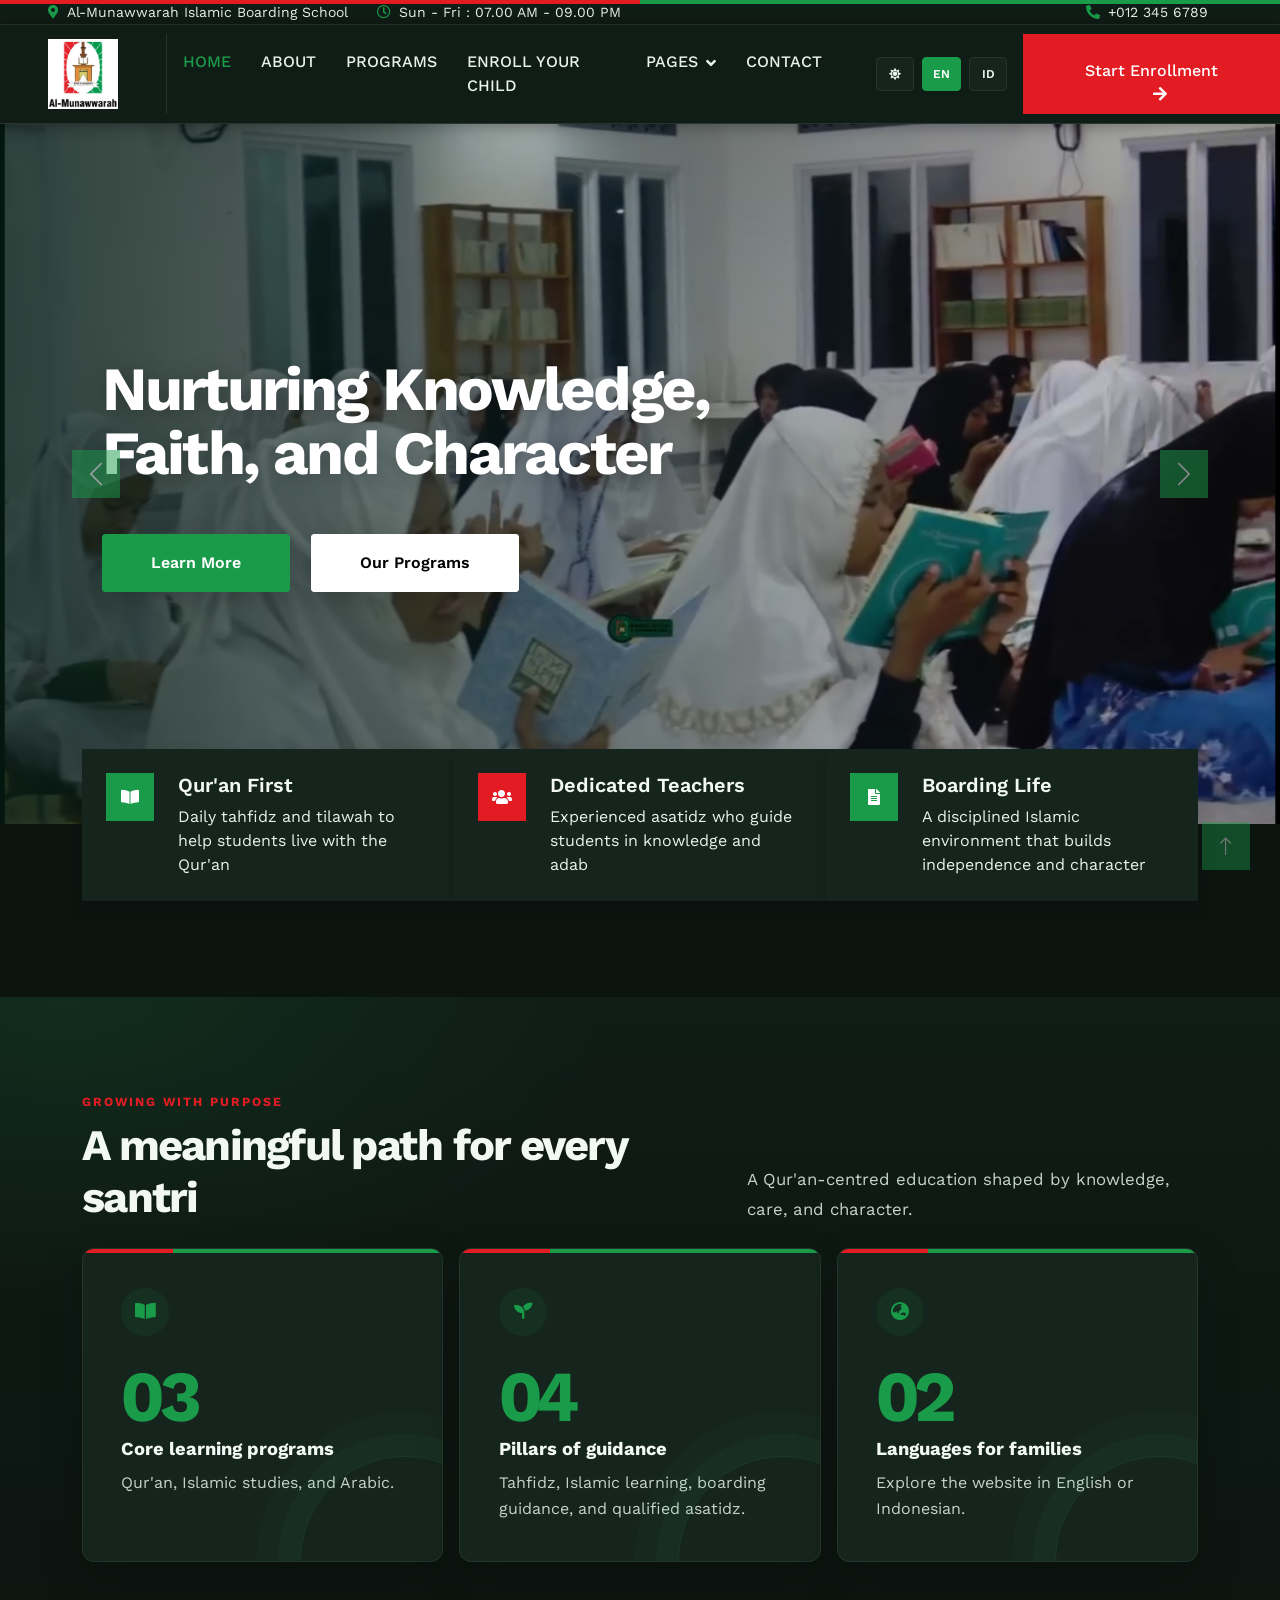
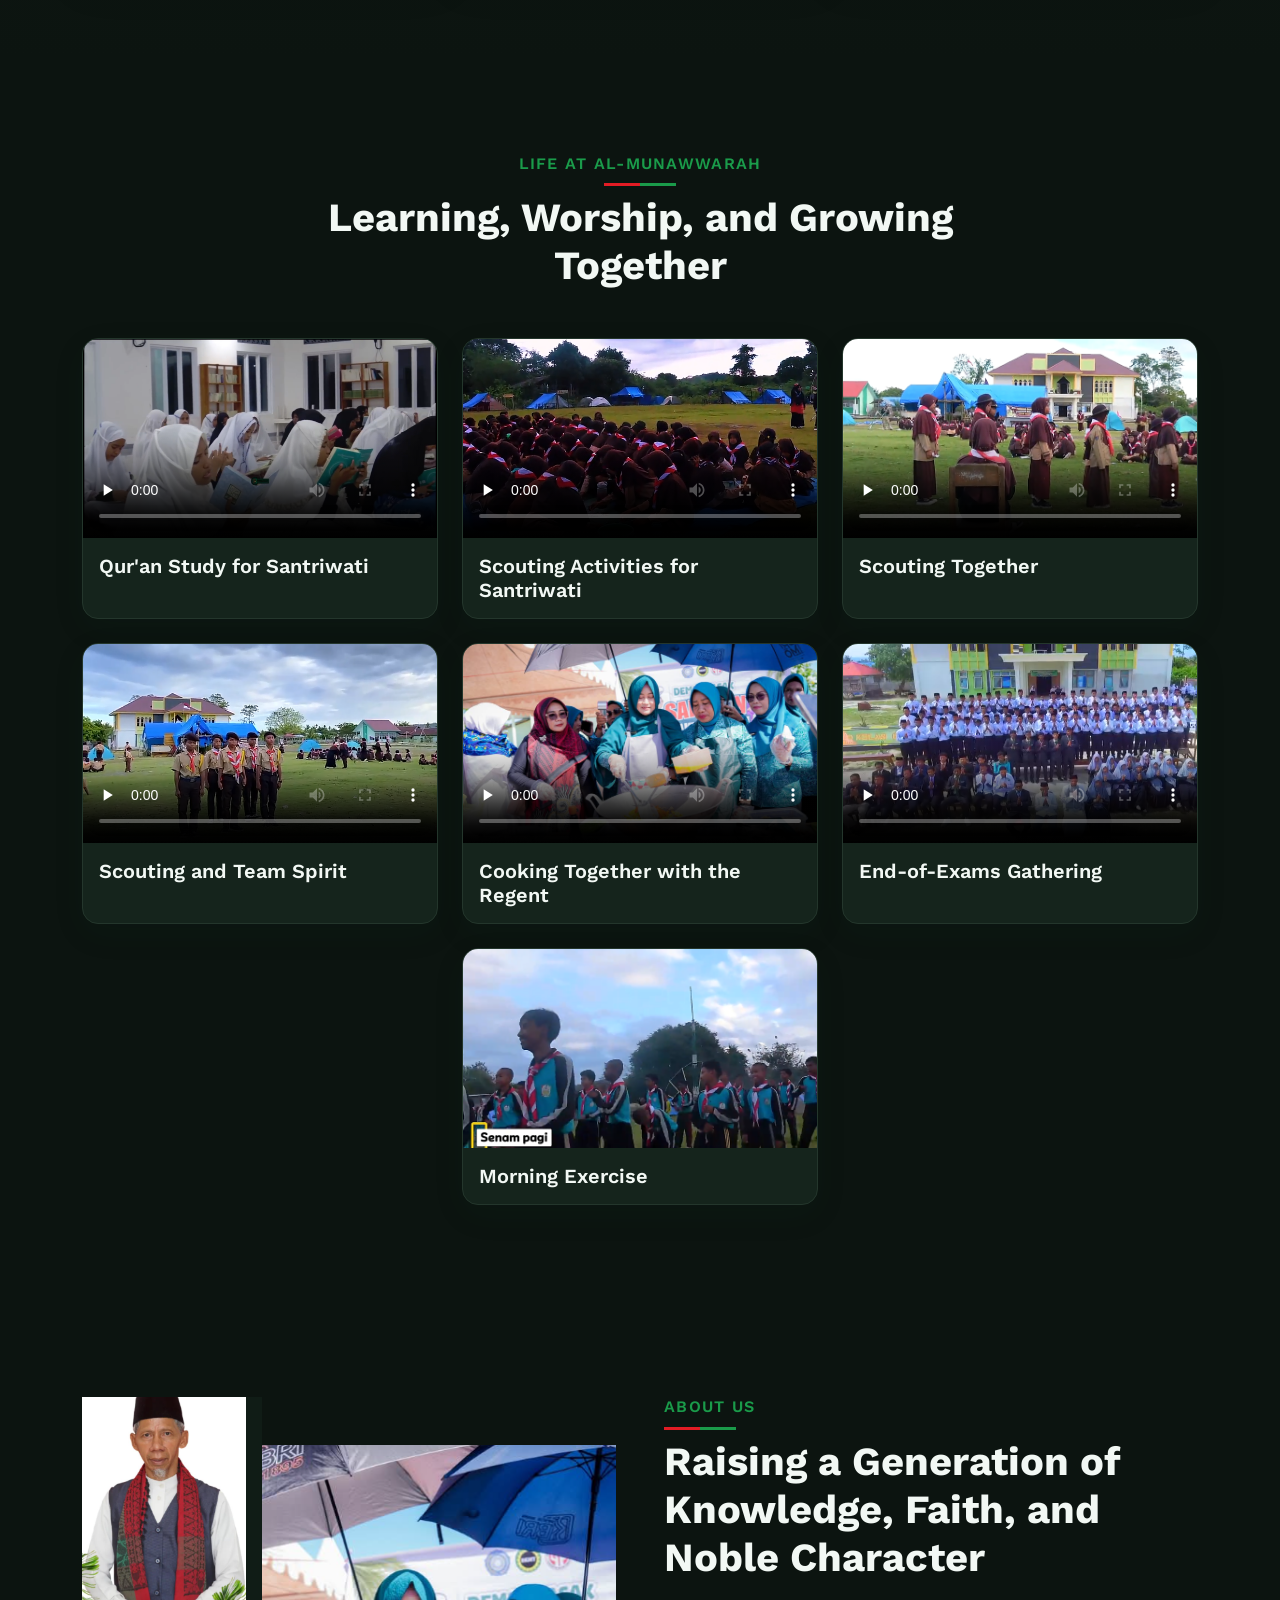
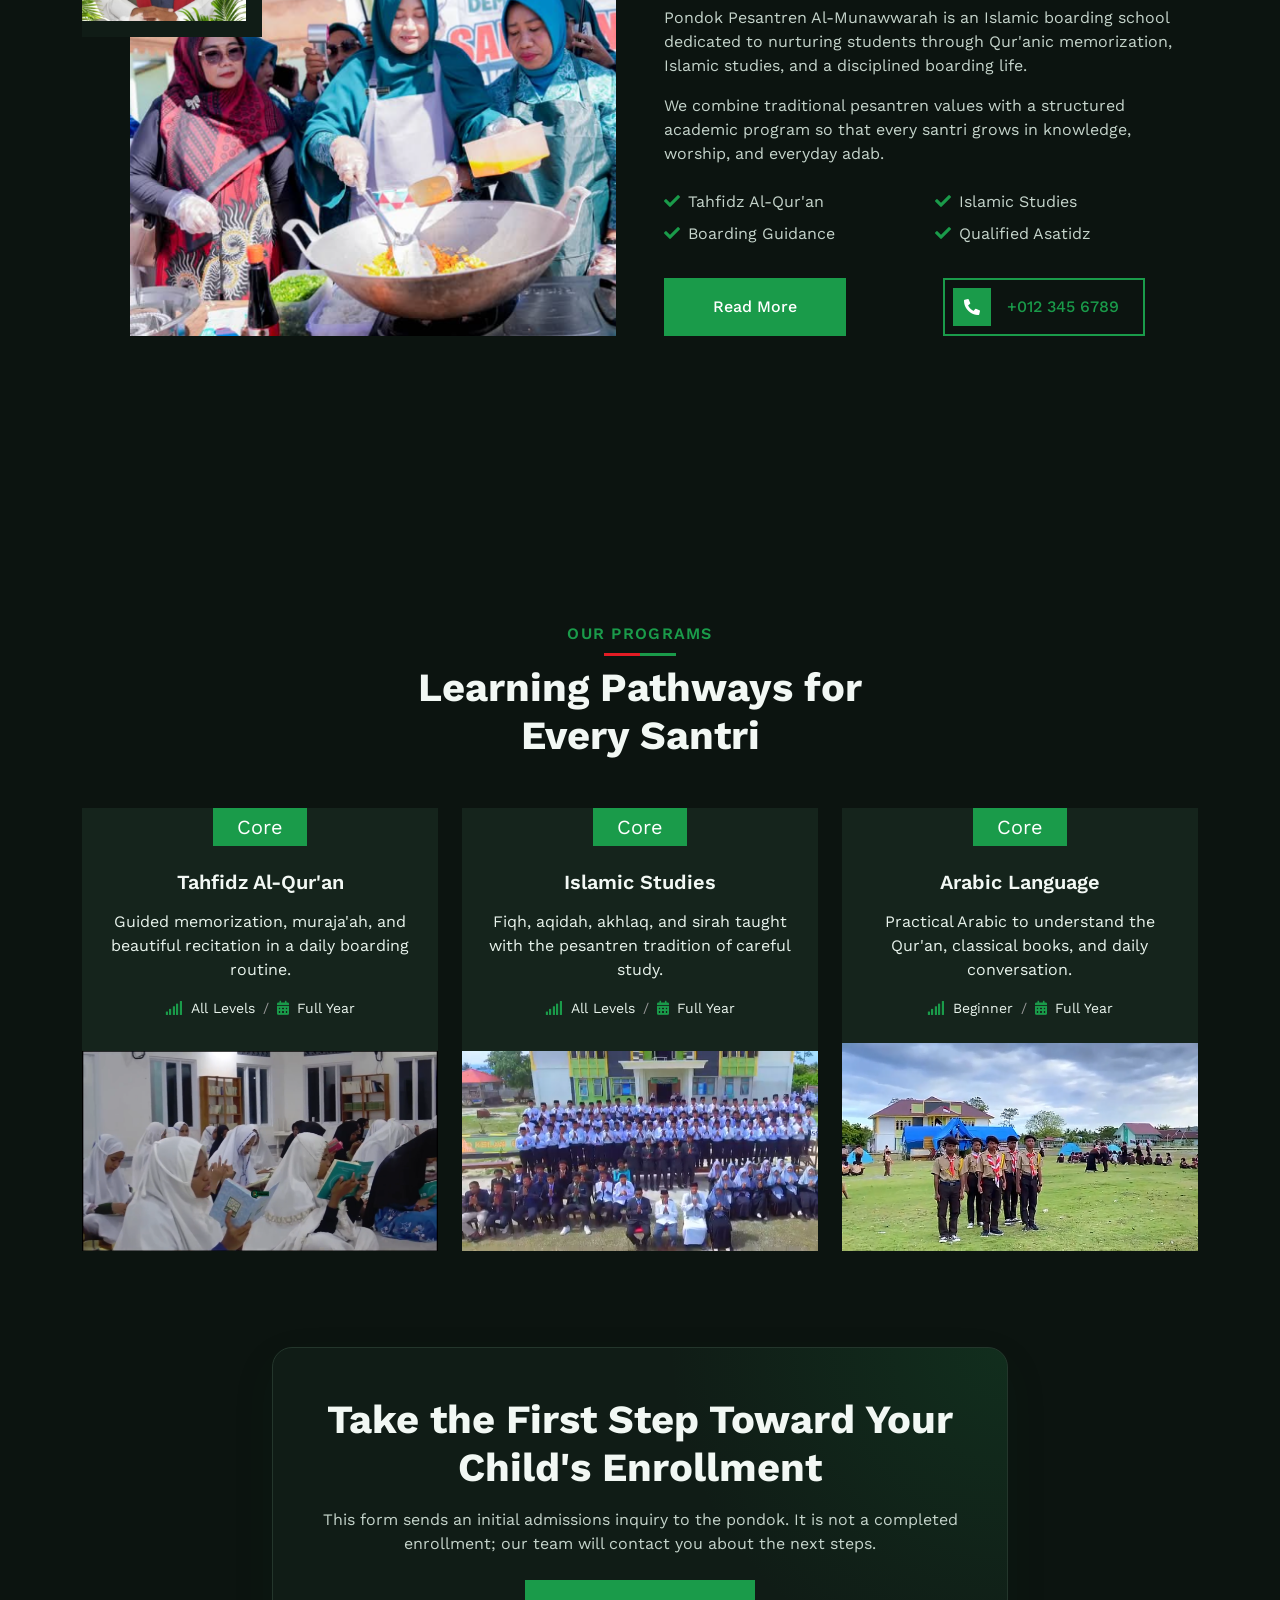
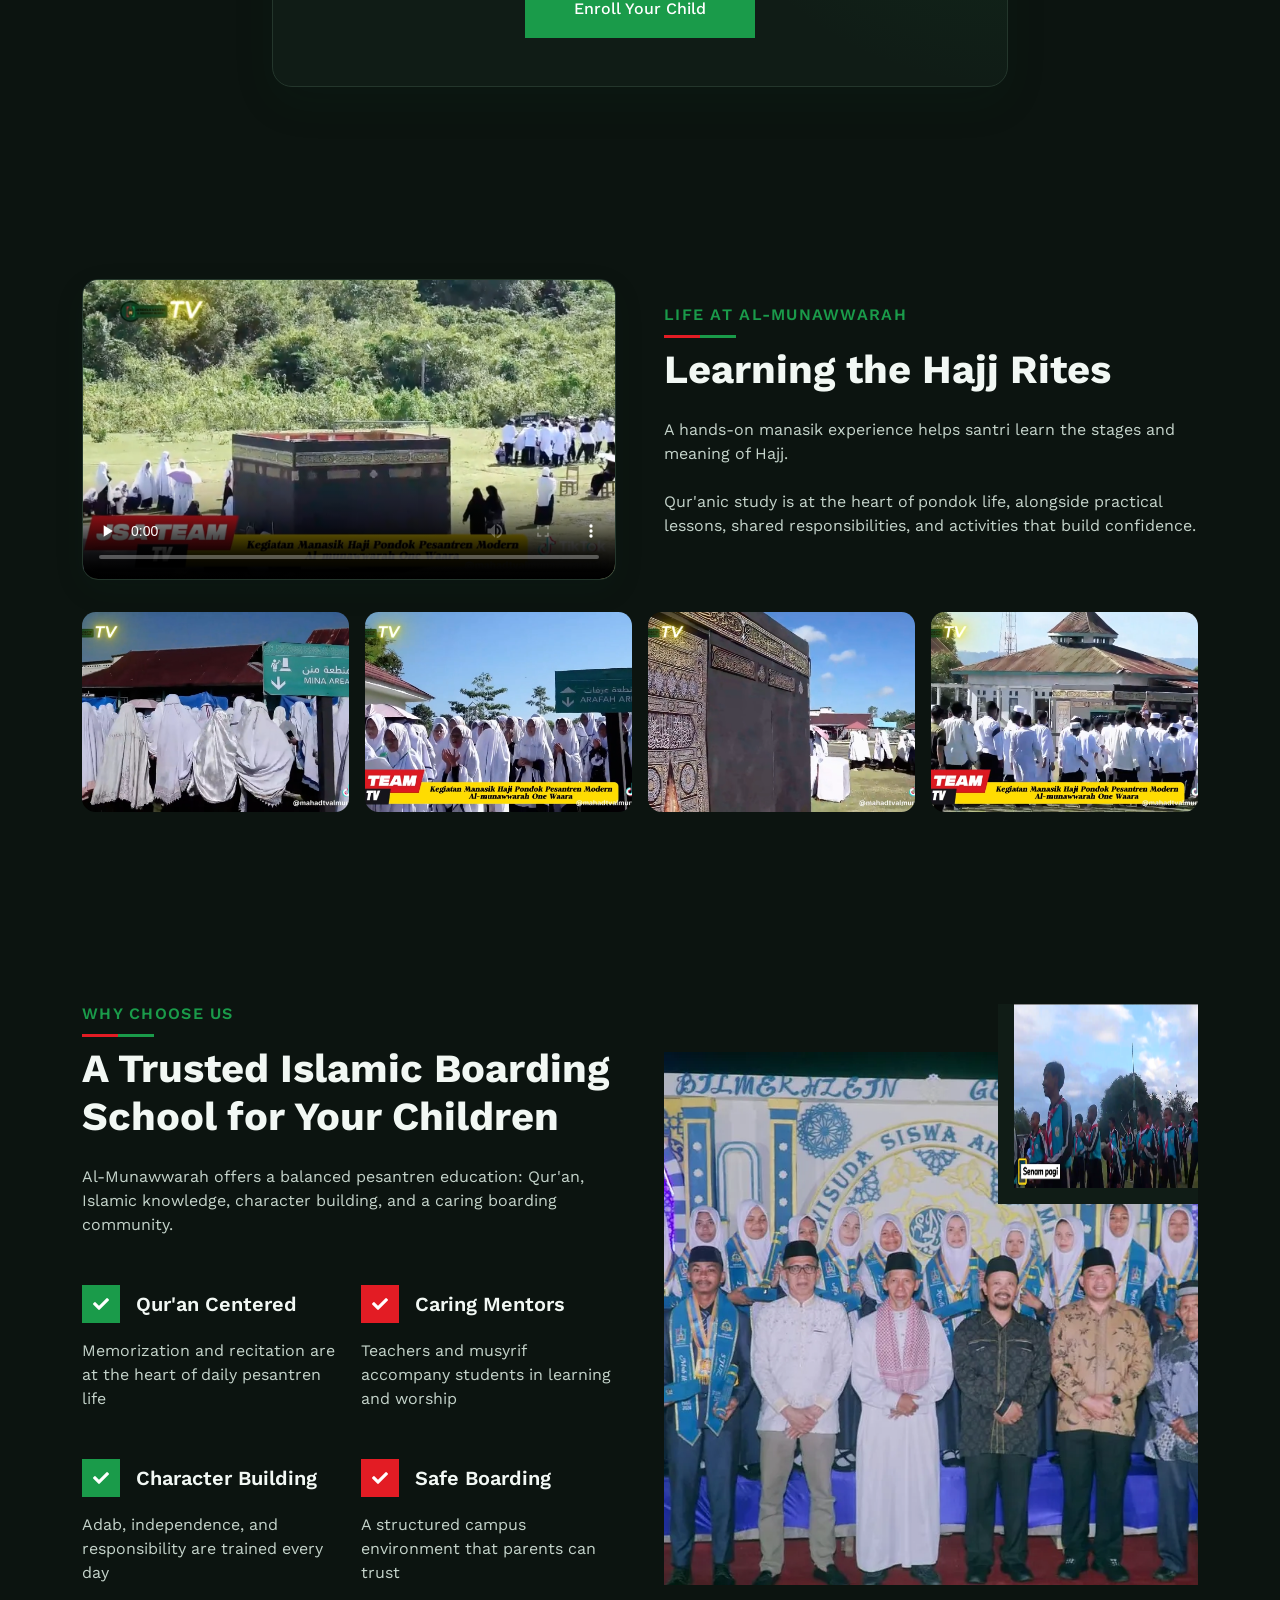
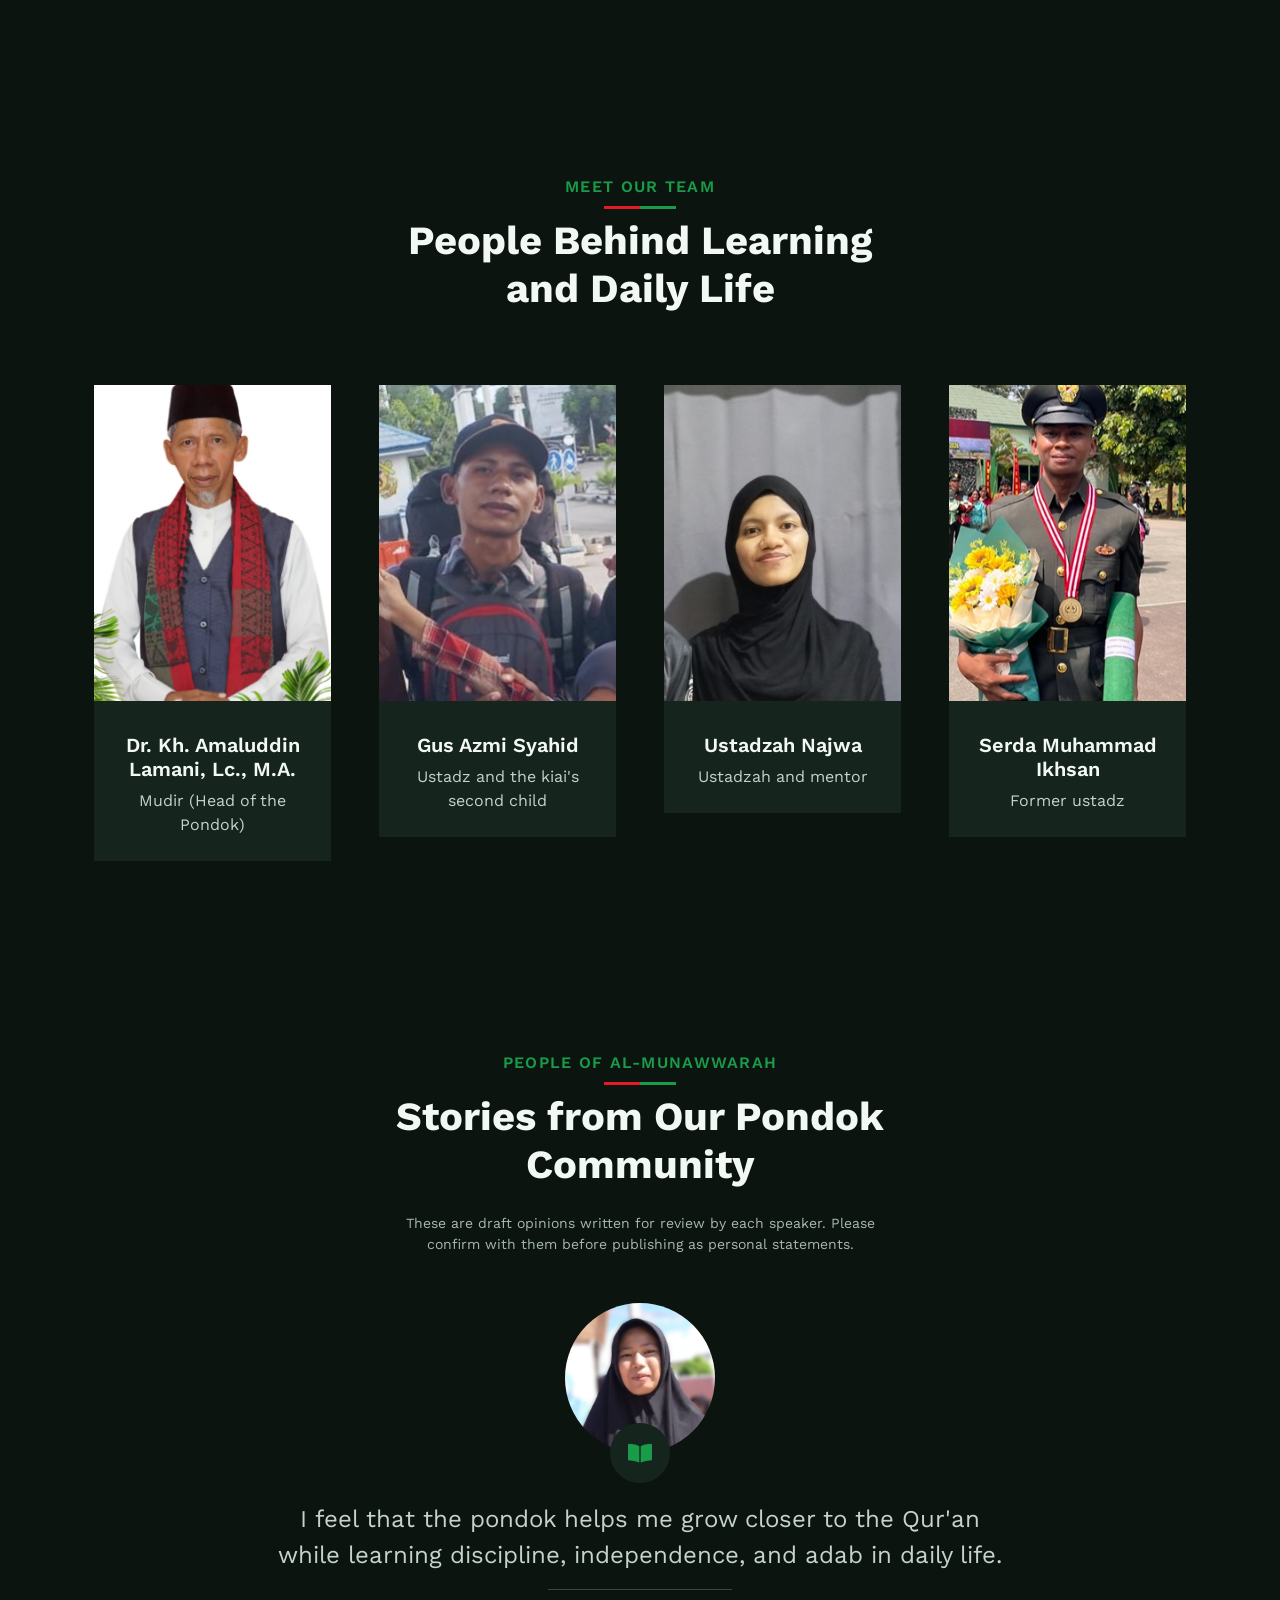
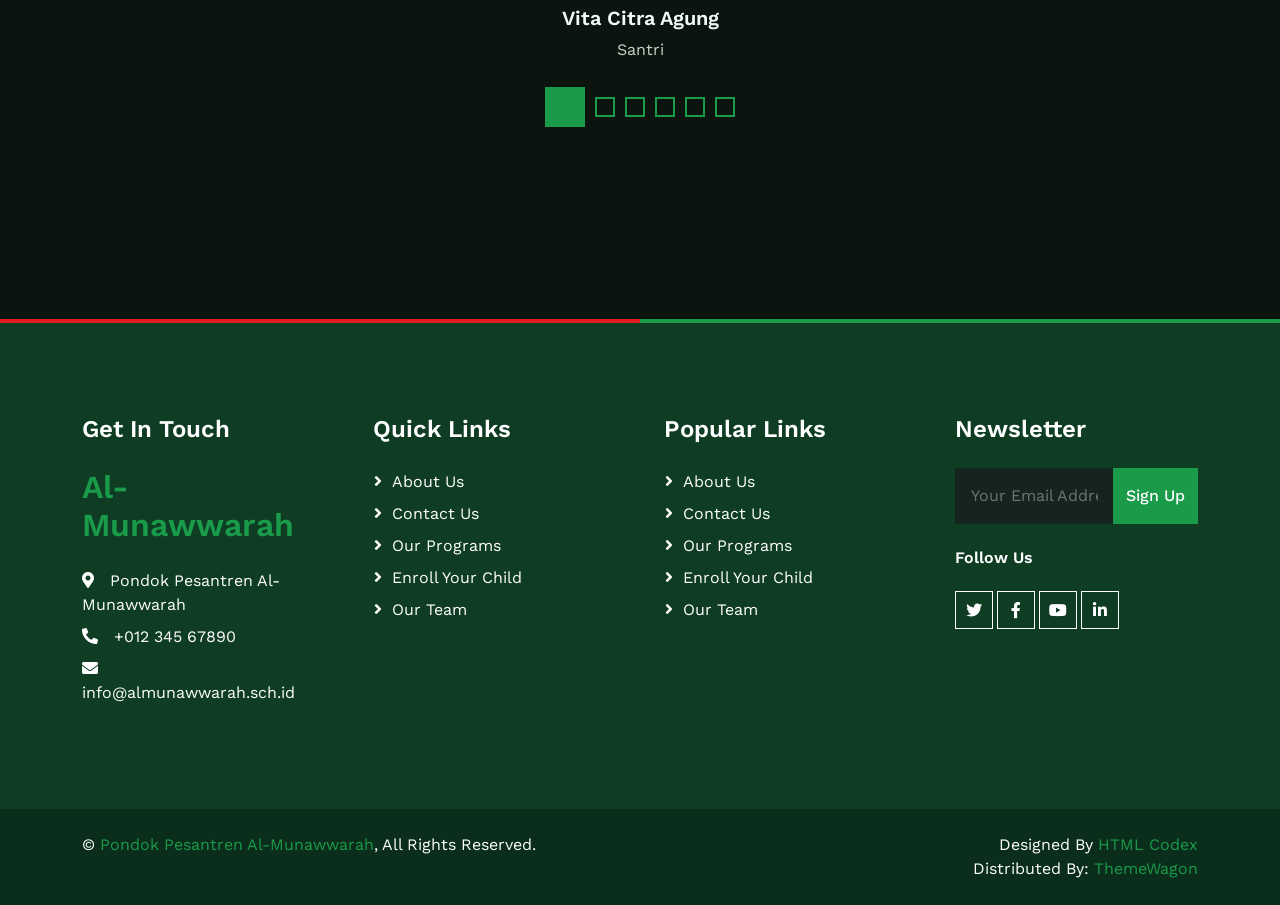
<file: index.html>
<!DOCTYPE html>
<html lang="en">

<head>
    <meta charset="utf-8">
    <title>Pondok Pesantren Al-Munawwarah</title>
    <meta content="width=device-width, initial-scale=1.0" name="viewport">
    <meta content="Pondok Pesantren Al-Munawwarah" name="keywords">
    <meta content="Islamic boarding school website for Pondok Pesantren Al-Munawwarah" name="description">
    <script>
        (function () {
            var theme = localStorage.getItem("am-theme") === "light" ? "light" : "dark";
            var lang = localStorage.getItem("am-lang") === "id" ? "id" : "en";
            document.documentElement.setAttribute("data-theme", theme);
            document.documentElement.setAttribute("lang", lang);
        })();
    </script>
    <link href="img/favicon.svg" rel="icon" type="image/svg+xml">
    <link rel="preconnect" href="https://fonts.googleapis.com">
    <link rel="preconnect" href="https://fonts.gstatic.com" crossorigin>
    <link href="https://fonts.googleapis.com/css2?family=Work+Sans:wght@400;500;600;700&display=swap" rel="stylesheet">
    <link href="https://cdnjs.cloudflare.com/ajax/libs/font-awesome/5.10.0/css/all.min.css" rel="stylesheet">
    <link href="https://cdn.jsdelivr.net/npm/bootstrap-icons@1.4.1/font/bootstrap-icons.css" rel="stylesheet">
    <link href="lib/animate/animate.min.css" rel="stylesheet">
    <link href="lib/owlcarousel/assets/owl.carousel.min.css" rel="stylesheet">
    <link href="css/bootstrap.min.css" rel="stylesheet">
    <link href="css/style.css?v=20261018-portrait-testimonials" rel="stylesheet">
</head>

<body>
    <div id="spinner" class="show bg-white position-fixed translate-middle w-100 vh-100 top-50 start-50 d-flex align-items-center justify-content-center">
        <div class="spinner-grow text-primary" role="status"></div>
    </div>

    <div class="container-fluid bg-dark text-light p-0">
        <div class="row gx-0 d-none d-lg-flex">
            <div class="col-lg-7 px-5 text-start">
                <div class="h-100 d-inline-flex align-items-center me-4">
                    <small class="fa fa-map-marker-alt text-primary me-2"></small>
                    <small data-i18n="top.location">Al-Munawwarah Islamic Boarding School</small>
                </div>
                <div class="h-100 d-inline-flex align-items-center">
                    <small class="far fa-clock text-primary me-2"></small>
                    <small data-i18n="top.hours">Sun - Fri : 07.00 AM - 09.00 PM</small>
                </div>
            </div>
            <div class="col-lg-5 px-5 text-end">
                <div class="h-100 d-inline-flex align-items-center me-4">
                    <small class="fa fa-phone-alt text-primary me-2"></small>
                    <small>+012 345 6789</small>
                </div>
                
            </div>
        </div>
    </div>

    <nav class="navbar navbar-expand-lg bg-white navbar-light sticky-top p-0">
        <a href="index.html" class="navbar-brand d-none d-lg-flex align-items-center border-end px-4 px-lg-5">
            <img src="img/logo.jpg" alt="Pondok Pesantren Al-Munawwarah">
        </a>
        <button type="button" class="navbar-brand navbar-toggler d-lg-none d-flex align-items-center" data-bs-toggle="collapse" data-bs-target="#navbarCollapse" aria-controls="navbarCollapse" aria-expanded="false" data-i18n-aria="nav.toggle">
            <img src="img/logo.jpg" alt="Pondok Pesantren Al-Munawwarah">
        </button>
        <div class="site-prefs d-flex d-lg-none align-items-center me-3 ms-auto">
            <button type="button" class="site-pref-btn theme-toggle" data-i18n-aria="theme.toggle" title="Toggle dark mode">
                <i class="fas fa-moon"></i>
            </button>
            <button type="button" class="lang-btn active" data-lang="en">EN</button>
            <button type="button" class="lang-btn" data-lang="id">ID</button>
        </div>
        <div class="collapse navbar-collapse" id="navbarCollapse">
            <div class="navbar-nav ms-auto p-4 p-lg-0">
                <a href="index.html" class="nav-item nav-link active" data-i18n="nav.home">Home</a>
                <a href="about.html" class="nav-item nav-link" data-i18n="nav.about">About</a>
                <a href="courses.html" class="nav-item nav-link" data-i18n="nav.programs">Programs</a>
                <a href="appointment.html" class="nav-item nav-link" data-i18n="nav.register">Registration</a>
                <div class="nav-item dropdown">
                    <a href="#" class="nav-link dropdown-toggle" data-bs-toggle="dropdown" data-i18n="nav.pages">Pages</a>
                    <div class="dropdown-menu bg-light m-0">
                        <a href="feature.html" class="dropdown-item" data-i18n="nav.values">Our Values</a>
                        <a href="team.html" class="dropdown-item" data-i18n="nav.teachers">Teachers</a>
                        <a href="testimonial.html" class="dropdown-item" data-i18n="nav.testimonial">Testimonial</a>
                        <a href="404.html" class="dropdown-item" data-i18n="nav.404">404 Page</a>
                    </div>
                </div>
                <a href="contact.html" class="nav-item nav-link" data-i18n="nav.contact">Contact</a>
            </div>
            <div class="site-prefs d-none d-lg-flex align-items-center px-4 py-3 py-lg-0 pe-lg-3">
                <button type="button" class="site-pref-btn theme-toggle" data-i18n-aria="theme.toggle" title="Toggle dark mode">
                    <i class="fas fa-moon"></i>
                </button>
                <button type="button" class="lang-btn active" data-lang="en">EN</button>
                <button type="button" class="lang-btn" data-lang="id">ID</button>
            </div>
            <a href="appointment.html" class="btn btn-primary py-4 px-lg-5 d-none d-lg-block"><span data-i18n="nav.apply">Apply Now</span><i class="fa fa-arrow-right ms-3"></i></a>
        </div>
    </nav>

    <div class="container-fluid p-0 wow fadeIn" data-wow-delay="0.1s">
        <div id="header-carousel" class="carousel slide" data-bs-ride="carousel">
            <div class="carousel-inner">
                <div class="carousel-item active">
                    <img class="w-100 home-hero-art" src="img/Kegiatan Ngaji Putri.png" alt="Santriwati belajar Al-Qur'an bersama">
                    <div class="carousel-caption">
                        <div class="container">
                            <div class="row justify-content-start">
                                <div class="col-lg-7">
                                    <h1 class="display-2 text-light mb-5 animated slideInDown" data-i18n="hero.title1">Nurturing Knowledge, Faith, and Character</h1>
                                    <a href="about.html" class="btn btn-primary py-sm-3 px-sm-5" data-i18n="hero.learn">Learn More</a>
                                    <a href="courses.html" class="btn btn-light py-sm-3 px-sm-5 ms-3" data-i18n="hero.programs">Our Programs</a>
                                </div>
                            </div>
                        </div>
                    </div>
                </div>
                <div class="carousel-item">
                    <img class="w-100 home-hero-art" src="img/Bupati Buton Tengah Hadiri Wisuda Siswa Akhir KMI 2025 dan Tasyakuran Penghafal Al-Qur’an di Po.webp" alt="Wisuda siswa dan penghafal Al-Qur'an Pondok Al-Munawwarah">
                    <div class="carousel-caption">
                        <div class="container">
                            <div class="row justify-content-start">
                                <div class="col-lg-7">
                                    <h1 class="display-2 text-light mb-5 animated slideInDown" data-i18n="hero.title2">A Home for Qur'anic Learning</h1>
                                    <a href="about.html" class="btn btn-primary py-sm-3 px-sm-5" data-i18n="hero.learn">Learn More</a>
                                    <a href="courses.html" class="btn btn-light py-sm-3 px-sm-5 ms-3" data-i18n="hero.programs">Our Programs</a>
                                </div>
                            </div>
                        </div>
                    </div>
                </div>
            </div>
            <button class="carousel-control-prev" type="button" data-bs-target="#header-carousel" data-bs-slide="prev">
                <span class="carousel-control-prev-icon" aria-hidden="true"></span>
                <span class="visually-hidden" data-i18n="hero.prev">Previous</span>
            </button>
            <button class="carousel-control-next" type="button" data-bs-target="#header-carousel" data-bs-slide="next">
                <span class="carousel-control-next-icon" aria-hidden="true"></span>
                <span class="visually-hidden" data-i18n="hero.next">Next</span>
            </button>
        </div>
    </div>

    <div class="container-fluid facts py-5 pt-lg-0">
        <div class="container py-5 pt-lg-0">
            <div class="row gx-0">
                <div class="col-lg-4 wow fadeIn" data-wow-delay="0.1s">
                    <div class="bg-white shadow d-flex align-items-center h-100 p-4" style="min-height: 150px;">
                        <div class="d-flex">
                            <div class="flex-shrink-0 btn-lg-square bg-primary"><i class="fa fa-book-open text-white"></i></div>
                            <div class="ps-4">
                                <h5 data-i18n="facts.quran">Qur'an First</h5>
                                <span data-i18n="facts.quranText">Daily tahfidz and tilawah to help students live with the Qur'an</span>
                            </div>
                        </div>
                    </div>
                </div>
                <div class="col-lg-4 wow fadeIn" data-wow-delay="0.3s">
                    <div class="bg-white shadow d-flex align-items-center h-100 p-4" style="min-height: 150px;">
                        <div class="d-flex">
                            <div class="flex-shrink-0 btn-lg-square bg-primary"><i class="fa fa-users text-white"></i></div>
                            <div class="ps-4">
                                <h5 data-i18n="facts.teachers">Dedicated Teachers</h5>
                                <span data-i18n="facts.teachersText">Experienced asatidz who guide students in knowledge and adab</span>
                            </div>
                        </div>
                    </div>
                </div>
                <div class="col-lg-4 wow fadeIn" data-wow-delay="0.5s">
                    <div class="bg-white shadow d-flex align-items-center h-100 p-4" style="min-height: 150px;">
                        <div class="d-flex">
                            <div class="flex-shrink-0 btn-lg-square bg-primary"><i class="fa fa-file-alt text-white"></i></div>
                            <div class="ps-4">
                                <h5 data-i18n="facts.boarding">Boarding Life</h5>
                                <span data-i18n="facts.boardingText">A disciplined Islamic environment that builds independence and character</span>
                            </div>
                        </div>
                    </div>
                </div>
            </div>
        </div>
    </div>

    <section class="home-metrics py-6" aria-labelledby="home-metrics-title">
        <div class="container">
            <div class="row align-items-end g-4 mb-4">
                <div class="col-lg-7">
                    <p class="home-eyebrow mb-2" data-i18n="metrics.eyebrow">Growing with purpose</p>
                    <h2 id="home-metrics-title" class="home-metrics-title mb-0" data-i18n="metrics.title">A meaningful path for every santri</h2>
                </div>
                <div class="col-lg-5">
                    <p class="home-metrics-intro mb-0" data-i18n="metrics.intro">A Qur'an-centred education shaped by knowledge, care, and character.</p>
                </div>
            </div>
            <div class="row g-3">
                <div class="col-md-4">
                    <article class="home-metric-card">
                        <span class="home-metric-icon"><i class="fas fa-book-open" aria-hidden="true"></i></span>
                        <p class="home-metric-number mb-2" aria-label="3"><span data-count="3" data-pad="2" aria-hidden="true">03</span></p>
                        <h3 class="home-metric-label" data-i18n="metrics.programs">Core learning programs</h3>
                        <p class="home-metric-detail mb-0" data-i18n="metrics.programsDetail">Qur'an, Islamic studies, and Arabic.</p>
                    </article>
                </div>
                <div class="col-md-4">
                    <article class="home-metric-card">
                        <span class="home-metric-icon"><i class="fas fa-seedling" aria-hidden="true"></i></span>
                        <p class="home-metric-number mb-2" aria-label="4"><span data-count="4" data-pad="2" aria-hidden="true">04</span></p>
                        <h3 class="home-metric-label" data-i18n="metrics.pillars">Pillars of guidance</h3>
                        <p class="home-metric-detail mb-0" data-i18n="metrics.pillarsDetail">Tahfidz, Islamic learning, boarding guidance, and qualified asatidz.</p>
                    </article>
                </div>
                <div class="col-md-4">
                    <article class="home-metric-card">
                        <span class="home-metric-icon"><i class="fas fa-globe-asia" aria-hidden="true"></i></span>
                        <p class="home-metric-number mb-2" aria-label="2"><span data-count="2" data-pad="2" aria-hidden="true">02</span></p>
                        <h3 class="home-metric-label" data-i18n="metrics.languages">Languages for families</h3>
                        <p class="home-metric-detail mb-0" data-i18n="metrics.languagesDetail">Explore the website in English or Indonesian.</p>
                    </article>
                </div>
            </div>
        </div>
    </section>

    <div class="container-xxl py-6 story-section" data-reveal>
        <div class="container">
            <div class="text-center mx-auto mb-5 wow fadeInUp" data-wow-delay="0.1s" style="max-width: 700px;">
                <h6 class="text-primary text-uppercase mb-2" data-i18n="gallery.kicker">Life at Al-Munawwarah</h6>
                <h1 class="display-6 mb-4" data-i18n="gallery.title">Learning, Worship, and Growing Together</h1>
            </div>
            <div class="row g-4 justify-content-center">
                <div class="col-lg-4 col-md-6">
                    <article class="activity-card h-100">
                        <video class="activity-video" controls preload="none" playsinline poster="img/Kegiatan Ngaji Putri.png" aria-label="Qur'an study for santriwati" data-i18n-aria="gallery.ngaji">
                            <source src="img/Kegiatan Ngaji Putri.mp4" type="video/mp4">
                            Your browser does not support HTML video.
                        </video>
                        <h5 class="p-3 mb-0" data-i18n="gallery.ngaji">Qur'an Study for Santriwati</h5>
                    </article>
                </div>
                <div class="col-lg-4 col-md-6">
                    <article class="activity-card h-100">
                        <video class="activity-video" controls preload="none" playsinline poster="img/Kegiatan Pramuka Cewek.png" aria-label="Scouting activities for santriwati" data-i18n-aria="gallery.pramukaGirls">
                            <source src="img/Kegiatan Pramuka.mp4" type="video/mp4">
                            Your browser does not support HTML video.
                        </video>
                        <h5 class="p-3 mb-0" data-i18n="gallery.pramukaGirls">Scouting Activities for Santriwati</h5>
                    </article>
                </div>
                <div class="col-lg-4 col-md-6">
                    <article class="activity-card h-100">
                        <video class="activity-video" controls preload="none" playsinline poster="img/Kegiatan Pramuka Cewek 2.png" aria-label="Scouting together" data-i18n-aria="gallery.pramukaGirlsTwo">
                            <source src="img/pramuka.mp4" type="video/mp4">
                            Your browser does not support HTML video.
                        </video>
                        <h5 class="p-3 mb-0" data-i18n="gallery.pramukaGirlsTwo">Scouting Together</h5>
                    </article>
                </div>
                <div class="col-lg-4 col-md-6">
                    <article class="activity-card h-100">
                        <video class="activity-video" controls preload="none" playsinline poster="img/Kegiatan Pramuka Cowok.png" aria-label="Scouting and team spirit" data-i18n-aria="gallery.pramukaBoys">
                            <source src="img/yelyel Pramuka Cowok.mp4" type="video/mp4">
                            Your browser does not support HTML video.
                        </video>
                        <h5 class="p-3 mb-0" data-i18n="gallery.pramukaBoys">Scouting and Team Spirit</h5>
                    </article>
                </div>
                <div class="col-lg-4 col-md-6">
                    <article class="activity-card h-100">
                        <video class="activity-video" controls preload="none" playsinline poster="img/Masak Bareng Bupati.png" aria-label="Cooking together with the regent" data-i18n-aria="gallery.cooking">
                            <source src="img/Masak Bareng Ibu Bupati.mp4" type="video/mp4">
                            Your browser does not support HTML video.
                        </video>
                        <h5 class="p-3 mb-0" data-i18n="gallery.cooking">Cooking Together with the Regent</h5>
                    </article>
                </div>
                <div class="col-lg-4 col-md-6">
                    <article class="activity-card h-100">
                        <video class="activity-video" controls preload="none" playsinline poster="img/Penutupan Ujian.png" aria-label="End-of-exams gathering" data-i18n-aria="gallery.exam">
                            <source src="img/Penutupan Ujian.mp4" type="video/mp4">
                            Your browser does not support HTML video.
                        </video>
                        <h5 class="p-3 mb-0" data-i18n="gallery.exam">End-of-Exams Gathering</h5>
                    </article>
                </div>
                <div class="col-lg-4 col-md-6">
                    <article class="activity-card h-100">
                        <img class="activity-video" src="img/Senam Pagi.png" alt="Santri taking part in morning exercise" aria-label="Morning exercise" data-i18n-aria="gallery.exercise" loading="lazy">
                        <h5 class="p-3 mb-0" data-i18n="gallery.exercise">Morning Exercise</h5>
                    </article>
                </div>
            </div>
        </div>
    </div>

    <div class="container-xxl py-6 story-section" data-reveal>
        <div class="container">
            <div class="row g-5">
                <div class="col-lg-6 wow fadeInUp" data-wow-delay="0.1s">
                    <div class="position-relative overflow-hidden ps-5 pt-5 h-100" style="min-height: 400px;">
                        <img class="position-absolute w-100 h-100" src="img/Masak Bareng Bupati.png" alt="Kegiatan kebersamaan bersama masyarakat dan pemerintah daerah" style="object-fit: cover;">
                        <img class="position-absolute top-0 start-0 bg-white pe-3 pb-3" src="img/Mudir-Pimpinan Pondok.png" alt="Dr. Kh. Amaluddin Lamani, Lc., M.A., mudir pondok" style="width: 180px; height: 240px; object-fit: cover;">
                    </div>
                </div>
                <div class="col-lg-6 wow fadeInUp" data-wow-delay="0.5s">
                    <div class="h-100">
                        <h6 class="text-primary text-uppercase mb-2" data-i18n="about.kicker">About Us</h6>
                        <h1 class="display-6 mb-4" data-i18n="about.title">Raising a Generation of Knowledge, Faith, and Noble Character</h1>
                        <p data-i18n="about.p1">Pondok Pesantren Al-Munawwarah is an Islamic boarding school dedicated to nurturing students through Qur'anic memorization, Islamic studies, and a disciplined boarding life.</p>
                        <p class="mb-4" data-i18n="about.p2">We combine traditional pesantren values with a structured academic program so that every santri grows in knowledge, worship, and everyday adab.</p>
                        <div class="row g-2 mb-4 pb-2">
                            <div class="col-sm-6"><i class="fa fa-check text-primary me-2"></i><span data-i18n="about.item1">Tahfidz Al-Qur'an</span></div>
                            <div class="col-sm-6"><i class="fa fa-check text-primary me-2"></i><span data-i18n="about.item2">Islamic Studies</span></div>
                            <div class="col-sm-6"><i class="fa fa-check text-primary me-2"></i><span data-i18n="about.item3">Boarding Guidance</span></div>
                            <div class="col-sm-6"><i class="fa fa-check text-primary me-2"></i><span data-i18n="about.item4">Qualified Asatidz</span></div>
                        </div>
                        <div class="row g-4">
                            <div class="col-sm-6">
                                <a class="btn btn-primary py-3 px-5" href="about.html" data-i18n="about.read">Read More</a>
                            </div>
                            <div class="col-sm-6">
                                <a class="d-inline-flex align-items-center btn btn-outline-primary border-2 p-2" href="tel:+0123456789">
                                    <span class="flex-shrink-0 btn-square bg-primary"><i class="fa fa-phone-alt text-white"></i></span>
                                    <span class="px-3">+012 345 6789</span>
                                </a>
                            </div>
                        </div>
                    </div>
                </div>
            </div>
        </div>
    </div>

    <div class="container-xxl courses my-6 py-6 pb-0">
        <div class="container">
            <div class="text-center mx-auto mb-5 wow fadeInUp" data-wow-delay="0.1s" style="max-width: 500px;">
                <h6 class="text-primary text-uppercase mb-2" data-i18n="programs.kicker">Our Programs</h6>
                <h1 class="display-6 mb-4" data-i18n="programs.title">Learning Pathways for Every Santri</h1>
            </div>

            <div class="row g-4 justify-content-center">
                <div class="col-lg-4 col-md-6 wow fadeInUp" data-wow-delay="0.1s">
                    <div class="courses-item d-flex flex-column bg-white overflow-hidden h-100">
                        <div class="text-center p-4 pt-0">
                            <div class="d-inline-block bg-primary text-white fs-5 py-1 px-4 mb-4" data-i18n="programs.badge">Core</div>
                            <h5 class="mb-3" data-i18n="programs.tahfidz">Tahfidz Al-Qur'an</h5>
                            <p data-i18n="programs.tahfidzText">Guided memorization, muraja'ah, and beautiful recitation in a daily boarding routine.</p>
                            <ol class="breadcrumb justify-content-center mb-0">
                                <li class="breadcrumb-item small"><i class="fa fa-signal text-primary me-2"></i><span data-i18n="programs.levelAll">All Levels</span></li>
                                <li class="breadcrumb-item small"><i class="fa fa-calendar-alt text-primary me-2"></i><span data-i18n="programs.duration">Full Year</span></li>
                            </ol>
                        </div>
                        <div class="position-relative mt-auto">
                            <img class="img-fluid" src="img/Kegiatan Ngaji Putri.png" alt="Santriwati belajar Al-Qur'an bersama">
                            <div class="courses-overlay">
                                <a class="btn btn-outline-primary border-2" href="courses.html" data-i18n="programs.read">Read More</a>
                            </div>
                        </div>
                    </div>
                </div>
                <div class="col-lg-4 col-md-6 wow fadeInUp" data-wow-delay="0.3s">
                    <div class="courses-item d-flex flex-column bg-white overflow-hidden h-100">
                        <div class="text-center p-4 pt-0">
                            <div class="d-inline-block bg-primary text-white fs-5 py-1 px-4 mb-4" data-i18n="programs.badge">Core</div>
                            <h5 class="mb-3" data-i18n="programs.islamic">Islamic Studies</h5>
                            <p data-i18n="programs.islamicText">Fiqh, aqidah, akhlaq, and sirah taught with the pesantren tradition of careful study.</p>
                            <ol class="breadcrumb justify-content-center mb-0">
                                <li class="breadcrumb-item small"><i class="fa fa-signal text-primary me-2"></i><span data-i18n="programs.levelAll">All Levels</span></li>
                                <li class="breadcrumb-item small"><i class="fa fa-calendar-alt text-primary me-2"></i><span data-i18n="programs.duration">Full Year</span></li>
                            </ol>
                        </div>
                        <div class="position-relative mt-auto">
                            <img class="img-fluid" src="img/Penutupan Ujian.png" alt="Penutupan ujian santri">
                            <div class="courses-overlay">
                                <a class="btn btn-outline-primary border-2" href="courses.html" data-i18n="programs.read">Read More</a>
                            </div>
                        </div>
                    </div>
                </div>
                <div class="col-lg-4 col-md-6 wow fadeInUp" data-wow-delay="0.5s">
                    <div class="courses-item d-flex flex-column bg-white overflow-hidden h-100">
                        <div class="text-center p-4 pt-0">
                            <div class="d-inline-block bg-primary text-white fs-5 py-1 px-4 mb-4" data-i18n="programs.badge">Core</div>
                            <h5 class="mb-3" data-i18n="programs.arabic">Arabic Language</h5>
                            <p data-i18n="programs.arabicText">Practical Arabic to understand the Qur'an, classical books, and daily conversation.</p>
                            <ol class="breadcrumb justify-content-center mb-0">
                                <li class="breadcrumb-item small"><i class="fa fa-signal text-primary me-2"></i><span data-i18n="programs.levelBeginner">Beginner</span></li>
                                <li class="breadcrumb-item small"><i class="fa fa-calendar-alt text-primary me-2"></i><span data-i18n="programs.duration">Full Year</span></li>
                            </ol>
                        </div>
                        <div class="position-relative mt-auto">
                            <img class="img-fluid" src="img/Kegiatan Pramuka Cowok.png" alt="Kegiatan pramuka santri putra">
                            <div class="courses-overlay">
                                <a class="btn btn-outline-primary border-2" href="courses.html" data-i18n="programs.read">Read More</a>
                            </div>
                        </div>
                    </div>
                </div>

                <div class="col-lg-8 my-6 mb-0 wow fadeInUp" data-wow-delay="0.1s">
                    <div class="enrollment-cta text-center p-5">
                        <h2 class="display-6 mb-3" data-i18n="register.title">Take the First Step Toward Your Child's Enrollment</h2>
                        <p class="mb-4" data-i18n="register.formIntro">This form sends an initial admissions inquiry to the pondok. It is not a completed enrollment; our team will contact you about the next steps.</p>
                        <a class="btn btn-primary py-3 px-5" href="appointment.html" data-i18n="nav.register">Enroll Your Child</a>
                    </div>
                </div>
            </div>
        </div>
    </div>

    <div class="container-xxl py-6 story-section" data-reveal>
        <div class="container">
            <div class="row g-5 align-items-center">
                <div class="col-lg-6">
                    <div class="activity-card overflow-hidden">
                        <video class="activity-video" controls preload="none" playsinline poster="img/kegiatan manasik haji 1.png" aria-label="Learning the Hajj rites" data-i18n-aria="gallery.hajj">
                            <source src="img/Kegiatan Manasik Haji.mp4" type="video/mp4">
                            Your browser does not support HTML video.
                        </video>
                    </div>
                </div>
                <div class="col-lg-6">
                    <h6 class="text-primary text-uppercase mb-2" data-i18n="gallery.kicker">Life at Al-Munawwarah</h6>
                    <h2 class="display-6 mb-4" data-i18n="gallery.hajj">Learning the Hajj rites</h2>
                    <p class="mb-4" data-i18n="gallery.hajjIntro">A hands-on manasik experience helps santri learn the stages and meaning of Hajj.</p>
                    <p data-i18n="activities.rhythmText">Qur'anic study is at the heart of pondok life, alongside practical lessons, shared responsibilities, and activities that build confidence.</p>
                </div>
            </div>
            <div class="row g-3 mt-3">
                <div class="col-6 col-lg-3">
                    <img class="story-photo" src="img/Manasik Haji 2.png" alt="Santri practicing the Hajj rites" data-i18n-aria="gallery.hajjPhoto1" loading="lazy">
                </div>
                <div class="col-6 col-lg-3">
                    <img class="story-photo" src="img/Manasik Haji 3.png" alt="A learning moment during manasik" data-i18n-aria="gallery.hajjPhoto2" loading="lazy">
                </div>
                <div class="col-6 col-lg-3">
                    <img class="story-photo" src="img/Manasik Haji 4.png" alt="Practicing the Hajj journey together" data-i18n-aria="gallery.hajjPhoto3" loading="lazy">
                </div>
                <div class="col-6 col-lg-3">
                    <img class="story-photo" src="img/Manasik Haji 5.png" alt="Learning through shared practice" data-i18n-aria="gallery.hajjPhoto4" loading="lazy">
                </div>
            </div>
        </div>
    </div>

    <div class="container-xxl py-6 story-section" data-reveal>
        <div class="container">
            <div class="row g-5">
                <div class="col-lg-6 wow fadeInUp" data-wow-delay="0.1s">
                    <h6 class="text-primary text-uppercase mb-2" data-i18n="why.kicker">Why Choose Us</h6>
                    <h1 class="display-6 mb-4" data-i18n="why.title">A Trusted Islamic Boarding School for Your Children</h1>
                    <p class="mb-5" data-i18n="why.text">Al-Munawwarah offers a balanced pesantren education: Qur'an, Islamic knowledge, character building, and a caring boarding community.</p>
                    <div class="row gy-5 gx-4">
                        <div class="col-sm-6 wow fadeIn" data-wow-delay="0.1s">
                            <div class="d-flex align-items-center mb-3">
                                <div class="flex-shrink-0 btn-square bg-primary me-3"><i class="fa fa-check text-white"></i></div>
                                <h5 class="mb-0" data-i18n="why.item1">Qur'an Centered</h5>
                            </div>
                            <span data-i18n="why.item1Text">Memorization and recitation are at the heart of daily pesantren life</span>
                        </div>
                        <div class="col-sm-6 wow fadeIn" data-wow-delay="0.2s">
                            <div class="d-flex align-items-center mb-3">
                                <div class="flex-shrink-0 btn-square bg-primary me-3"><i class="fa fa-check text-white"></i></div>
                                <h5 class="mb-0" data-i18n="why.item2">Caring Mentors</h5>
                            </div>
                            <span data-i18n="why.item2Text">Teachers and musyrif accompany students in learning and worship</span>
                        </div>
                        <div class="col-sm-6 wow fadeIn" data-wow-delay="0.3s">
                            <div class="d-flex align-items-center mb-3">
                                <div class="flex-shrink-0 btn-square bg-primary me-3"><i class="fa fa-check text-white"></i></div>
                                <h5 class="mb-0" data-i18n="why.item3">Character Building</h5>
                            </div>
                            <span data-i18n="why.item3Text">Adab, independence, and responsibility are trained every day</span>
                        </div>
                        <div class="col-sm-6 wow fadeIn" data-wow-delay="0.4s">
                            <div class="d-flex align-items-center mb-3">
                                <div class="flex-shrink-0 btn-square bg-primary me-3"><i class="fa fa-check text-white"></i></div>
                                <h5 class="mb-0" data-i18n="why.item4">Safe Boarding</h5>
                            </div>
                            <span data-i18n="why.item4Text">A structured campus environment that parents can trust</span>
                        </div>
                    </div>
                </div>
                <div class="col-lg-6 wow fadeInUp" data-wow-delay="0.5s">
                    <div class="position-relative overflow-hidden pe-5 pt-5 h-100" style="min-height: 400px;">
                        <img class="position-absolute w-100 h-100" src="img/Bupati Buton Tengah Hadiri Wisuda Siswa Akhir KMI 2025 dan Tasyakuran Penghafal Al-Qur’an di Po.webp" alt="Wisuda siswa dan penghafal Al-Qur'an Pondok Al-Munawwarah" style="object-fit: cover;">
                        <img class="position-absolute top-0 end-0 bg-white ps-3 pb-3" src="img/Senam Pagi.png" alt="Santri taking part in morning exercise" style="width: 200px; height: 200px">
                    </div>
                </div>
            </div>
        </div>
    </div>

    <div class="container-xxl py-6 story-section" data-reveal>
        <div class="container">
            <div class="text-center mx-auto mb-5 wow fadeInUp" data-wow-delay="0.1s" style="max-width: 500px;">
                <h6 class="text-primary text-uppercase mb-2" data-i18n="team.kicker">Meet Our Team</h6>
                <h1 class="display-6 mb-4" data-i18n="team.title">People Behind Learning and Daily Life</h1>
            </div>

            <div class="row g-4 justify-content-center team-items">
                <div class="col-lg-3 col-md-6 wow fadeInUp" data-wow-delay="0.1s">
                    <div class="team-item position-relative h-100">
                        <img class="img-fluid w-100" src="img/Mudir-Pimpinan Pondok.png" alt="Dr. Kh. Amaluddin Lamani, Lc., M.A.">
                        <div class="bg-light text-center p-4">
                            <h5 class="mt-2" data-i18n="team.mudir">Dr. Kh. Amaluddin Lamani, Lc., M.A.</h5>
                            <span data-i18n="team.mudirRole">Mudir (Head of the Pondok)</span>
                        </div>
                    </div>
                </div>
                <div class="col-lg-3 col-md-6 wow fadeInUp" data-wow-delay="0.3s">
                    <div class="team-item position-relative h-100">
                        <img class="img-fluid w-100" src="img/Azmi Syahid.jpeg" alt="Gus Azmi Syahid, ustadz Pondok Al-Munawwarah" loading="lazy">
                        <div class="bg-light text-center p-4">
                            <h5 class="mt-2" data-i18n="team.azmi">Gus Azmi Syahid</h5>
                            <span data-i18n="team.azmiRole">Ustadz and key member of the pondok</span>
                        </div>
                    </div>
                </div>
                <div class="col-lg-3 col-md-6 wow fadeInUp" data-wow-delay="0.5s">
                    <div class="team-item position-relative h-100">
                        <img class="img-fluid w-100" src="img/Ustadzah Najwa.jpeg" alt="Ustadzah Najwa" loading="lazy">
                        <div class="bg-light text-center p-4">
                            <h5 class="mt-2" data-i18n="team.najwa">Ustadzah Najwa</h5>
                            <span data-i18n="team.najwaRole">Ustadzah and mentor</span>
                        </div>
                    </div>
                </div>
                <div class="col-lg-3 col-md-6 wow fadeInUp" data-wow-delay="0.7s">
                    <div class="team-item position-relative h-100">
                        <img class="img-fluid w-100" src="img/Serda Muhammad Ikhsan.png" alt="Serda Muhammad Ikhsan, former ustadz" loading="lazy">
                        <div class="bg-light text-center p-4">
                            <h5 class="mt-2" data-i18n="team.ikhsan">Serda Muhammad Ikhsan</h5>
                            <span data-i18n="team.ikhsanRole">Former ustadz</span>
                        </div>
                    </div>
                </div>
            </div>

        </div>
    </div>

    <div class="container-xxl py-6 story-section" data-reveal>
        <div class="container">
            <div class="text-center mx-auto mb-5 wow fadeInUp" data-wow-delay="0.1s" style="max-width: 500px;">
                <h6 class="text-primary text-uppercase mb-2" data-i18n="testi.kicker">Testimonial</h6>
                <h1 class="display-6 mb-4" data-i18n="testi.title">Growing Together at the Pondok</h1>
                <p class="text-muted small" data-i18n="testi.note">These are draft opinions written for review by each speaker. Please confirm with them before publishing as personal statements.</p>
            </div>
            <div class="row justify-content-center">
                <div class="col-lg-8 wow fadeInUp" data-wow-delay="0.1s">
                    <div class="owl-carousel testimonial-carousel">
                        <div class="testimonial-item text-center">
                            <div class="position-relative mb-5">
                                <img class="img-fluid rounded-circle mx-auto" src="img/Vita Citra Agung - Santri Pondok.png" alt="Vita Citra Agung, santri Pondok Al-Munawwarah">
                                <div class="position-absolute top-100 start-50 translate-middle d-flex align-items-center justify-content-center bg-white rounded-circle" style="width: 60px; height: 60px;">
                                    <i class="fa fa-book-open fa-lg text-primary"></i>
                                </div>
                            </div>
                            <p class="fs-4" data-i18n="testi.q1">I feel that the pondok helps me grow closer to the Qur'an while learning discipline, independence, and adab in daily life.</p>
                            <hr class="w-25 mx-auto">
                            <h5 data-i18n="testi.n1">Vita Citra Agung</h5>
                            <span data-i18n="testi.r1">Santri</span>
                        </div>
                        <div class="testimonial-item text-center">
                            <div class="position-relative mb-5">
                                <img class="img-fluid rounded-circle mx-auto" src="img/Gus Azmi Syahid.jpeg" alt="Gus Azmi Syahid, ustadz Pondok Al-Munawwarah" loading="lazy">
                                <div class="position-absolute top-100 start-50 translate-middle d-flex align-items-center justify-content-center bg-white rounded-circle" style="width: 60px; height: 60px;">
                                    <i class="fa fa-book-open fa-lg text-primary"></i>
                                </div>
                            </div>
                            <p class="fs-4" data-i18n="testi.q2">I value how Al-Munawwarah brings Qur'anic learning, worship, and care for students together every day.</p>
                            <hr class="w-25 mx-auto">
                            <h5 data-i18n="testi.n2">Gus Azmi Syahid</h5>
                            <span data-i18n="testi.r2">Ustadz, second child of the pondok's kiai</span>
                        </div>
                        <div class="testimonial-item text-center">
                            <div class="position-relative mb-5">
                                <img class="img-fluid rounded-circle mx-auto" src="img/Ustadzah Najwa - 1-1.jpeg" alt="Ustadzah Najwa" loading="lazy">
                                <div class="position-absolute top-100 start-50 translate-middle d-flex align-items-center justify-content-center bg-white rounded-circle" style="width: 60px; height: 60px;">
                                    <i class="fa fa-book-open fa-lg text-primary"></i>
                                </div>
                            </div>
                            <p class="fs-4" data-i18n="testi.q4">I believe a caring routine helps santri feel supported as they learn, worship, and build good character.</p>
                            <hr class="w-25 mx-auto">
                            <h5 data-i18n="testi.n4">Ustadzah Najwa</h5>
                            <span data-i18n="testi.r4">Ustadzah and mentor</span>
                        </div>
                        <div class="testimonial-item text-center">
                            <div class="position-relative mb-5">
                                <img class="img-fluid rounded-circle mx-auto" src="img/Muhammad Ikhsan.png" alt="Serda Muhammad Ikhsan, former ustadz" loading="lazy">
                                <div class="position-absolute top-100 start-50 translate-middle d-flex align-items-center justify-content-center bg-white rounded-circle" style="width: 60px; height: 60px;">
                                    <i class="fa fa-book-open fa-lg text-primary"></i>
                                </div>
                            </div>
                            <p class="fs-4" data-i18n="testi.q5">I value the discipline and sense of responsibility the pondok encourages alongside learning and worship.</p>
                            <hr class="w-25 mx-auto">
                            <h5 data-i18n="testi.n5">Serda Muhammad Ikhsan</h5>
                            <span data-i18n="testi.r5">Former ustadz</span>
                        </div>
                        <div class="testimonial-item text-center">
                            <div class="position-relative mb-5">
                                <img class="img-fluid rounded-circle mx-auto" src="img/Ahnaf Haidar.jpeg" alt="Ahnaf Haidar, IT support for the pondok" loading="lazy">
                                <div class="position-absolute top-100 start-50 translate-middle d-flex align-items-center justify-content-center bg-white rounded-circle" style="width: 60px; height: 60px;">
                                    <i class="fa fa-laptop fa-lg text-primary"></i>
                                </div>
                            </div>
                            <p class="fs-4" data-i18n="testi.q6">I appreciate how reliable technology can support learning and the pondok's daily activities.</p>
                            <hr class="w-25 mx-auto">
                            <h5 data-i18n="testi.n6">Ahnaf Haidar</h5>
                            <span data-i18n="testi.r6">IT support</span>
                        </div>
                        <div class="testimonial-item text-center">
                            <div class="position-relative mb-5">
                                <img class="img-fluid rounded-circle mx-auto" src="img/rehan.jpeg" alt="Rehan, santri Pondok Al-Munawwarah">
                                <div class="position-absolute top-100 start-50 translate-middle d-flex align-items-center justify-content-center bg-white rounded-circle" style="width: 60px; height: 60px;">
                                    <i class="fa fa-book-open fa-lg text-primary"></i>
                                </div>
                            </div>
                            <p class="fs-4" data-i18n="testi.q3">For me, pondok life is about growing in knowledge and friendship while sharing worship and activities.</p>
                            <hr class="w-25 mx-auto">
                            <h5 data-i18n="testi.n3">Rehan</h5>
                            <span data-i18n="testi.r3">Santri</span>
                        </div>
                    </div>
                </div>
            </div>
        </div>
    </div>

    <div class="container-fluid bg-dark text-light footer my-6 mb-0 py-6 wow fadeIn" data-wow-delay="0.1s">
        <div class="container">
            <div class="row g-5">
                <div class="col-lg-3 col-md-6">
                    <h4 class="text-white mb-4" data-i18n="footer.touch">Get In Touch</h4>
                    <h2 class="text-primary mb-4">Al-Munawwarah</h2>
                    <p class="mb-2"><i class="fa fa-map-marker-alt me-3"></i>Pondok Pesantren Al-Munawwarah</p>
                    <p class="mb-2"><i class="fa fa-phone-alt me-3"></i>+012 345 67890</p>
                    <p class="mb-2"><i class="fa fa-envelope me-3"></i>info@almunawwarah.sch.id</p>
                </div>
                <div class="col-lg-3 col-md-6">
                    <h4 class="text-light mb-4" data-i18n="footer.quick">Quick Links</h4>
                    <a class="btn btn-link" href="about.html" data-i18n="footer.about">About Us</a>
                    <a class="btn btn-link" href="contact.html" data-i18n="footer.contact">Contact Us</a>
                    <a class="btn btn-link" href="courses.html" data-i18n="footer.programs">Our Programs</a>
                    <a class="btn btn-link" href="appointment.html" data-i18n="footer.register">Enroll Your Child</a>
                    <a class="btn btn-link" href="team.html" data-i18n="footer.teachers">Teachers</a>
                </div>
                <div class="col-lg-3 col-md-6">
                    <h4 class="text-light mb-4" data-i18n="footer.popular">Popular Links</h4>
                    <a class="btn btn-link" href="about.html" data-i18n="footer.about">About Us</a>
                    <a class="btn btn-link" href="contact.html" data-i18n="footer.contact">Contact Us</a>
                    <a class="btn btn-link" href="courses.html" data-i18n="footer.programs">Our Programs</a>
                    <a class="btn btn-link" href="appointment.html" data-i18n="footer.register">Enroll Your Child</a>
                    <a class="btn btn-link" href="team.html" data-i18n="footer.teachers">Teachers</a>
                </div>
                <div class="col-lg-3 col-md-6">
                    <h4 class="text-light mb-4" data-i18n="footer.news">Newsletter</h4>
                    <form action="">
                        <div class="input-group">
                            <input type="text" class="form-control p-3 border-0" data-i18n-placeholder="footer.emailPh" placeholder="Your Email Address">
                            <button class="btn btn-primary" data-i18n="footer.signup">Sign Up</button>
                        </div>
                    </form>
                    <h6 class="text-white mt-4 mb-3" data-i18n="footer.follow">Follow Us</h6>
                    <div class="d-flex pt-2">
                        <a class="btn btn-square btn-outline-light me-1" href=""><i class="fab fa-twitter"></i></a>
                        <a class="btn btn-square btn-outline-light me-1" href=""><i class="fab fa-facebook-f"></i></a>
                        <a class="btn btn-square btn-outline-light me-1" href=""><i class="fab fa-youtube"></i></a>
                        <a class="btn btn-square btn-outline-light me-0" href=""><i class="fab fa-linkedin-in"></i></a>
                    </div>
                </div>
            </div>
        </div>
    </div>

    <div class="container-fluid copyright text-light py-4 wow fadeIn" data-wow-delay="0.1s">
        <div class="container">
            <div class="row">
                <div class="col-md-6 text-center text-md-start mb-3 mb-md-0">
                    &copy; <a href="index.html">Pondok Pesantren Al-Munawwarah</a><span data-i18n="copy.rights">, All Rights Reserved.</span>
                </div>
                <div class="col-md-6 text-center text-md-end">
                    Designed By <a href="https://htmlcodex.com">HTML Codex</a>
                    <br>Distributed By: <a href="https://themewagon.com" target="_blank">ThemeWagon</a>
                </div>
            </div>
        </div>
    </div>

    <a href="#" class="btn btn-lg btn-primary btn-lg-square back-to-top"><i class="bi bi-arrow-up"></i></a>

    <script src="https://code.jquery.com/jquery-3.4.1.min.js"></script>
    <script src="https://cdn.jsdelivr.net/npm/bootstrap@5.0.0/dist/js/bootstrap.bundle.min.js"></script>
    <script src="lib/wow/wow.min.js"></script>
    <script src="lib/easing/easing.min.js"></script>
    <script src="lib/waypoints/waypoints.min.js"></script>
    <script src="lib/owlcarousel/owl.carousel.min.js"></script>
    <script src="js/main.js"></script>
    <script src="js/site.js?v=20261018-portrait-testimonials"></script>
    <script src="js/homepage.js"></script>
</body>

</html>
</file>
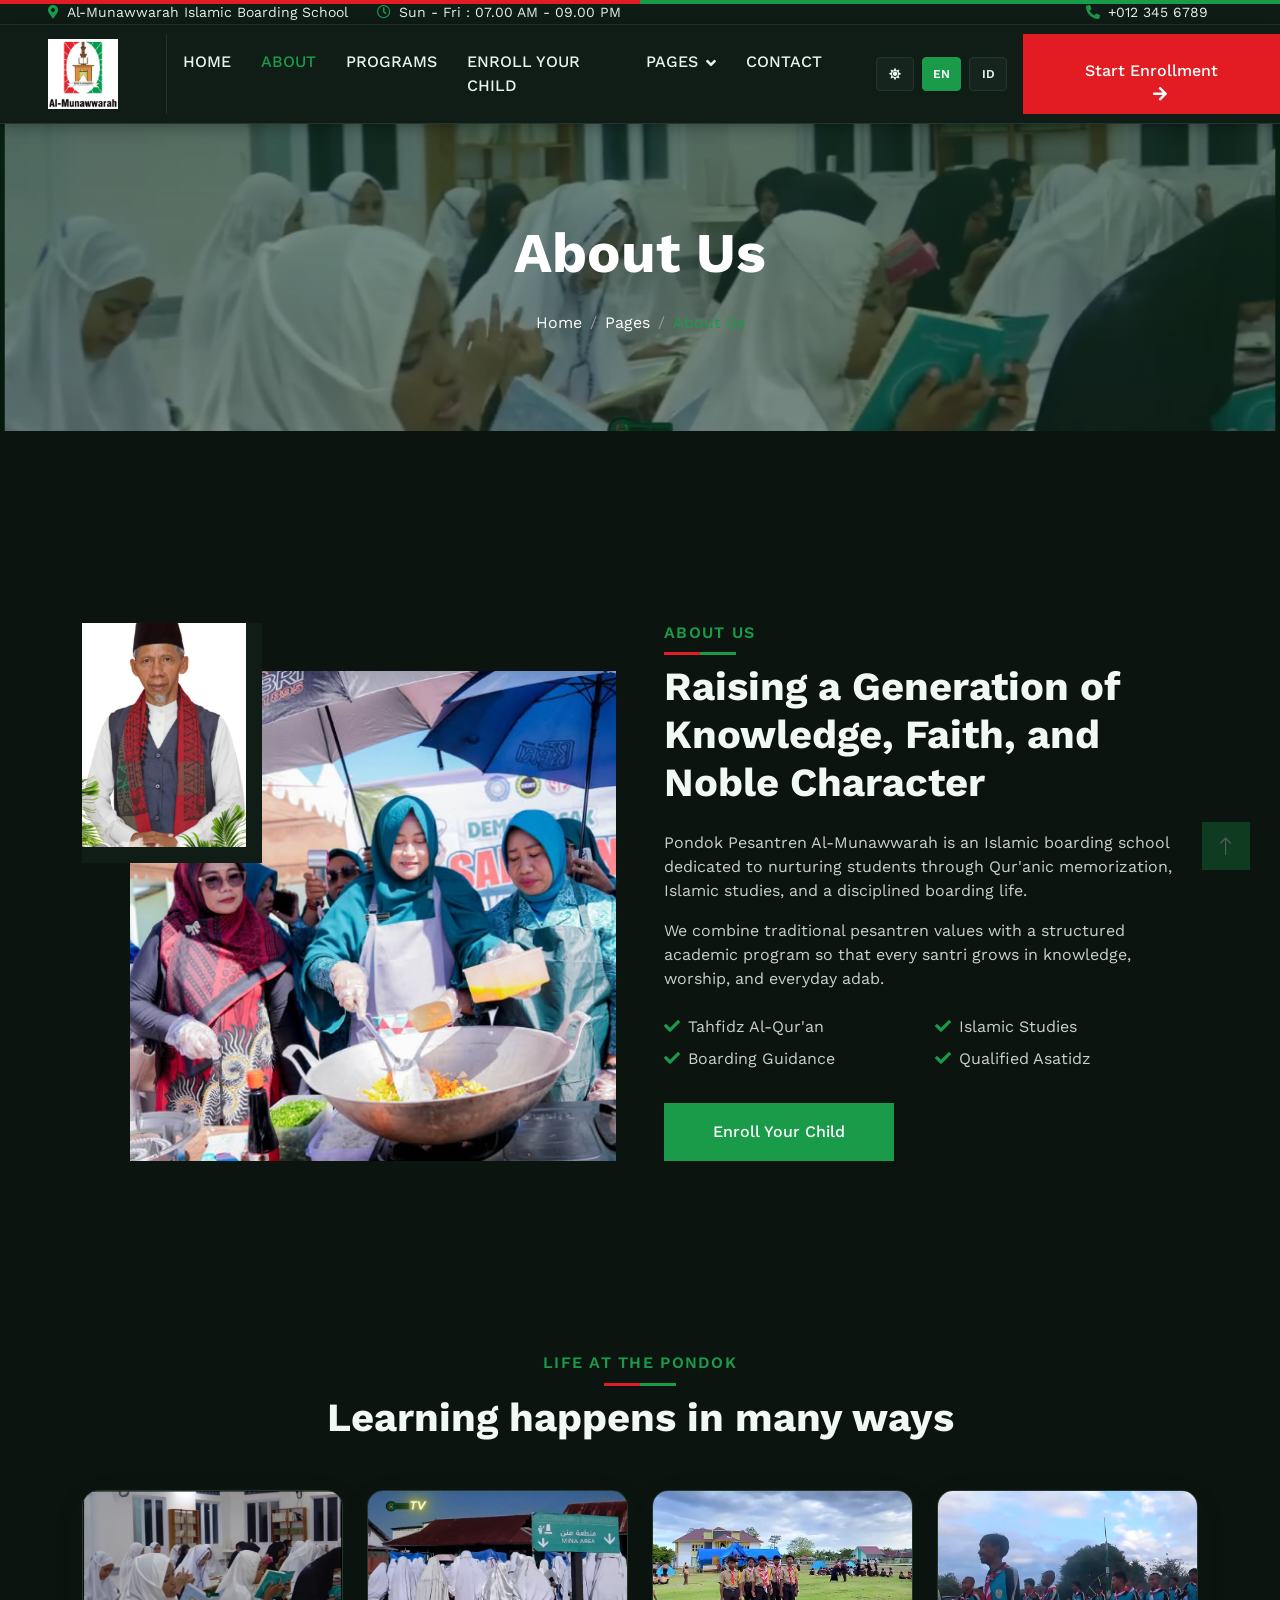
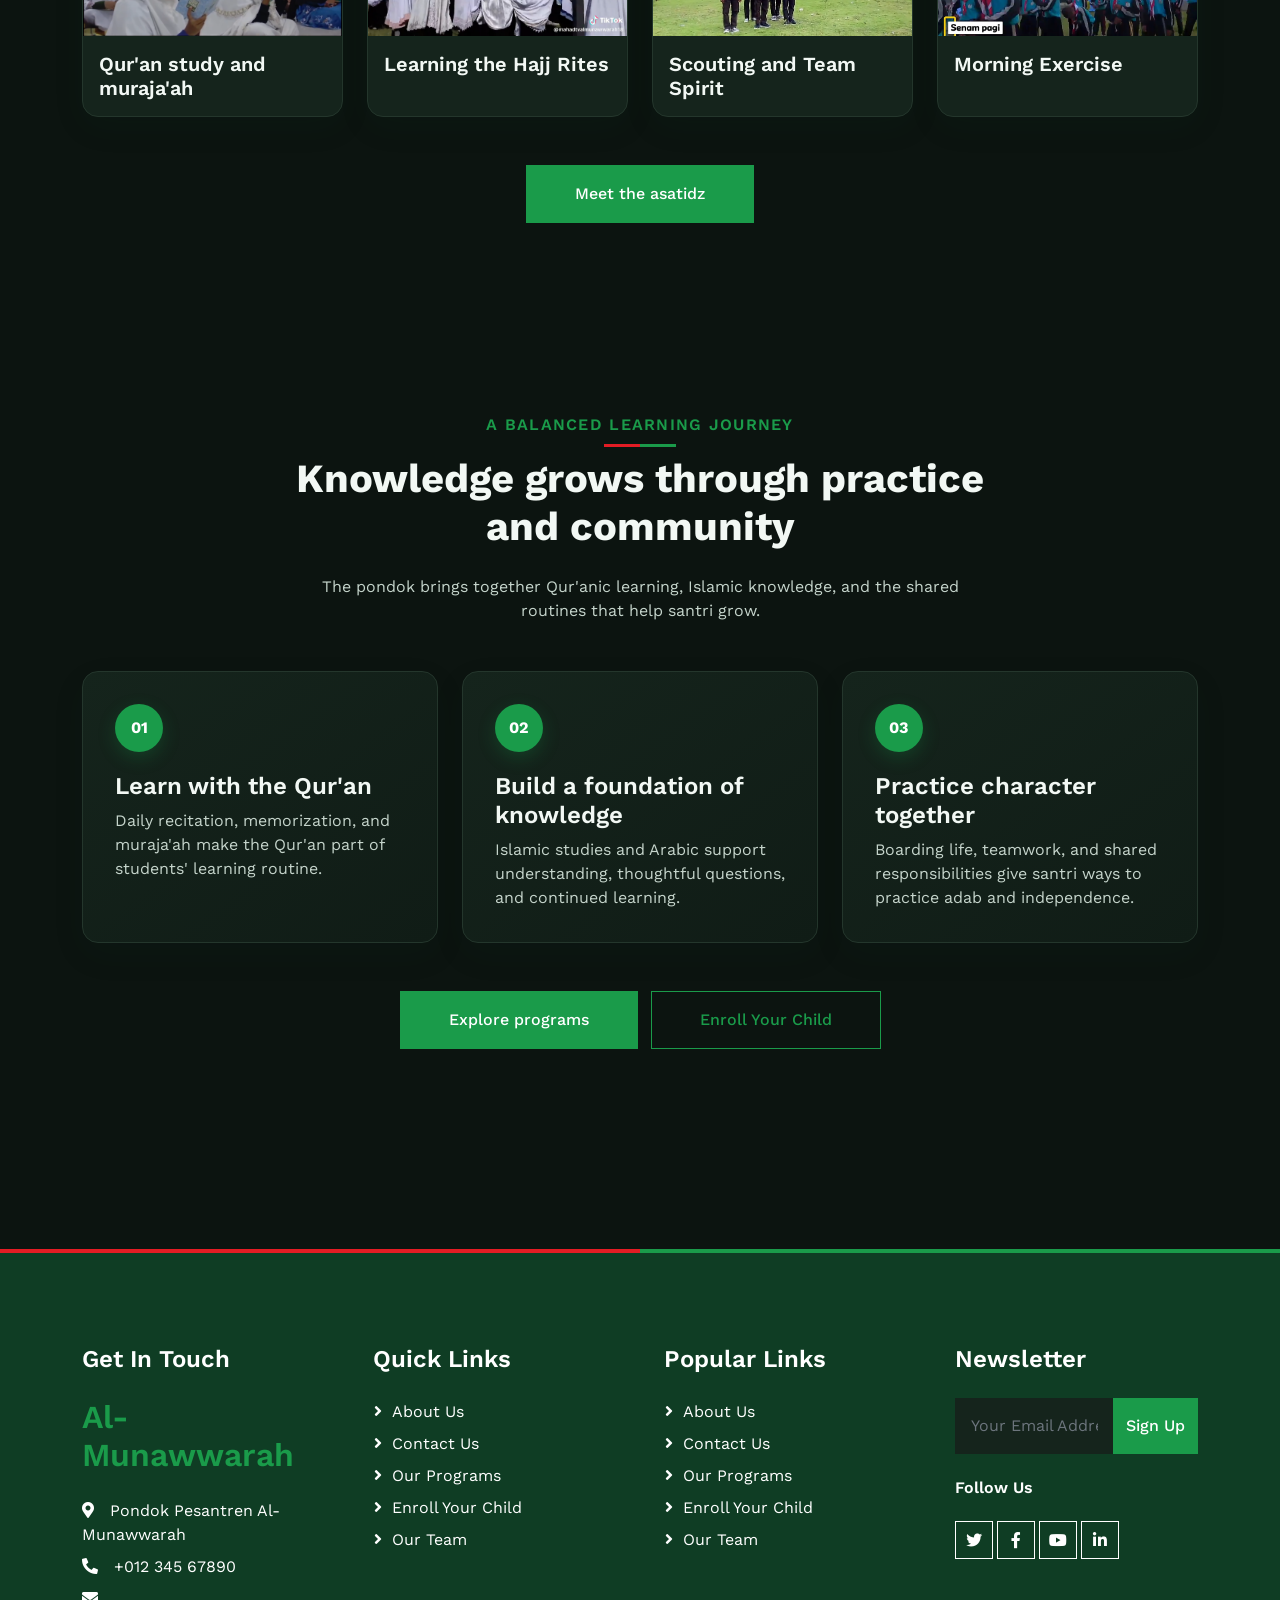
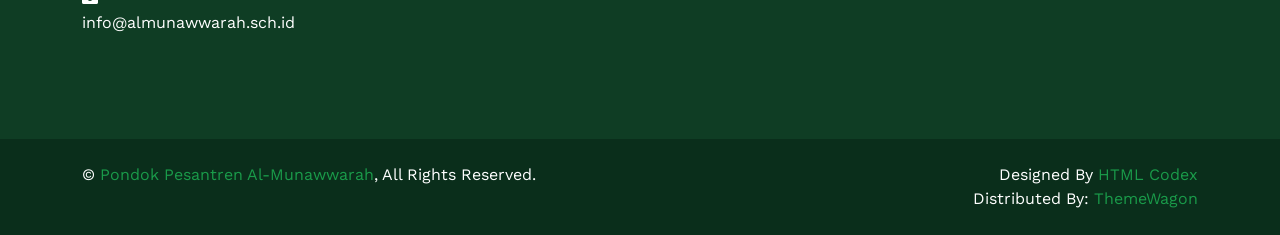
<file: about.html>
<!DOCTYPE html>
<html lang="en">

<head>
    <meta charset="utf-8">
    <title>Pondok Pesantren Al-Munawwarah</title>
    <meta content="width=device-width, initial-scale=1.0" name="viewport">
    <meta content="Pondok Pesantren Al-Munawwarah" name="keywords">
    <meta content="Islamic boarding school website for Pondok Pesantren Al-Munawwarah" name="description">
    <script>
        (function () {
            var theme = localStorage.getItem("am-theme") === "light" ? "light" : "dark";
            var lang = localStorage.getItem("am-lang") === "id" ? "id" : "en";
            document.documentElement.setAttribute("data-theme", theme);
            document.documentElement.setAttribute("lang", lang);
        })();
    </script>
    <link href="img/favicon.svg" rel="icon" type="image/svg+xml">
    <link rel="preconnect" href="https://fonts.googleapis.com">
    <link rel="preconnect" href="https://fonts.gstatic.com" crossorigin>
    <link href="https://fonts.googleapis.com/css2?family=Work+Sans:wght@400;500;600;700&display=swap" rel="stylesheet">
    <link href="https://cdnjs.cloudflare.com/ajax/libs/font-awesome/5.10.0/css/all.min.css" rel="stylesheet">
    <link href="https://cdn.jsdelivr.net/npm/bootstrap-icons@1.4.1/font/bootstrap-icons.css" rel="stylesheet">
    <link href="lib/animate/animate.min.css" rel="stylesheet">
    <link href="lib/owlcarousel/assets/owl.carousel.min.css" rel="stylesheet">
    <link href="css/bootstrap.min.css" rel="stylesheet">
    <link href="css/style.css?v=20261018-portrait-testimonials" rel="stylesheet">
</head>

<body>
    <div id="spinner" class="show bg-white position-fixed translate-middle w-100 vh-100 top-50 start-50 d-flex align-items-center justify-content-center">
        <div class="spinner-grow text-primary" role="status"></div>
    </div>

    <div class="container-fluid bg-dark text-light p-0">
        <div class="row gx-0 d-none d-lg-flex">
            <div class="col-lg-7 px-5 text-start">
                <div class="h-100 d-inline-flex align-items-center me-4">
                    <small class="fa fa-map-marker-alt text-primary me-2"></small>
                    <small data-i18n="top.location">Al-Munawwarah Islamic Boarding School</small>
                </div>
                <div class="h-100 d-inline-flex align-items-center">
                    <small class="far fa-clock text-primary me-2"></small>
                    <small data-i18n="top.hours">Sun - Fri : 07.00 AM - 09.00 PM</small>
                </div>
            </div>
            <div class="col-lg-5 px-5 text-end">
                <div class="h-100 d-inline-flex align-items-center me-4">
                    <small class="fa fa-phone-alt text-primary me-2"></small>
                    <small>+012 345 6789</small>
                </div>
                
            </div>
        </div>
    </div>

    <nav class="navbar navbar-expand-lg bg-white navbar-light sticky-top p-0">
        <a href="index.html" class="navbar-brand d-none d-lg-flex align-items-center border-end px-4 px-lg-5">
            <img src="img/logo.jpg" alt="Pondok Pesantren Al-Munawwarah">
        </a>
        <button type="button" class="navbar-brand navbar-toggler d-lg-none d-flex align-items-center" data-bs-toggle="collapse" data-bs-target="#navbarCollapse" aria-controls="navbarCollapse" aria-expanded="false" data-i18n-aria="nav.toggle">
            <img src="img/logo.jpg" alt="Pondok Pesantren Al-Munawwarah">
        </button>
        <div class="site-prefs d-flex d-lg-none align-items-center me-3 ms-auto">
            <button type="button" class="site-pref-btn theme-toggle" data-i18n-aria="theme.toggle" title="Toggle dark mode">
                <i class="fas fa-moon"></i>
            </button>
            <button type="button" class="lang-btn active" data-lang="en">EN</button>
            <button type="button" class="lang-btn" data-lang="id">ID</button>
        </div>
        <div class="collapse navbar-collapse" id="navbarCollapse">
            <div class="navbar-nav ms-auto p-4 p-lg-0">
                <a href="index.html" class="nav-item nav-link" data-i18n="nav.home">Home</a>
                <a href="about.html" class="nav-item nav-link active" data-i18n="nav.about">About</a>
                <a href="courses.html" class="nav-item nav-link" data-i18n="nav.programs">Programs</a>
                <a href="appointment.html" class="nav-item nav-link" data-i18n="nav.register">Registration</a>
                <div class="nav-item dropdown">
                    <a href="#" class="nav-link dropdown-toggle" data-bs-toggle="dropdown" data-i18n="nav.pages">Pages</a>
                    <div class="dropdown-menu bg-light m-0">
                        <a href="feature.html" class="dropdown-item" data-i18n="nav.values">Our Values</a>
                        <a href="team.html" class="dropdown-item" data-i18n="nav.teachers">Teachers</a>
                        <a href="testimonial.html" class="dropdown-item" data-i18n="nav.testimonial">Testimonial</a>
                        <a href="404.html" class="dropdown-item" data-i18n="nav.404">404 Page</a>
                    </div>
                </div>
                <a href="contact.html" class="nav-item nav-link" data-i18n="nav.contact">Contact</a>
            </div>
            <div class="site-prefs d-none d-lg-flex align-items-center px-4 py-3 py-lg-0 pe-lg-3">
                <button type="button" class="site-pref-btn theme-toggle" data-i18n-aria="theme.toggle" title="Toggle dark mode">
                    <i class="fas fa-moon"></i>
                </button>
                <button type="button" class="lang-btn active" data-lang="en">EN</button>
                <button type="button" class="lang-btn" data-lang="id">ID</button>
            </div>
            <a href="appointment.html" class="btn btn-primary py-4 px-lg-5 d-none d-lg-block"><span data-i18n="nav.apply">Apply Now</span><i class="fa fa-arrow-right ms-3"></i></a>
        </div>
    </nav>

    <div class="container-fluid page-header py-6 my-6 mt-0 wow fadeIn" data-wow-delay="0.1s">
        <div class="container text-center">
            <h1 class="display-4 text-white animated slideInDown mb-4" data-i18n="page.about">About Us</h1>
            <nav aria-label="breadcrumb animated slideInDown">
                <ol class="breadcrumb justify-content-center mb-0">
                    <li class="breadcrumb-item"><a class="text-white" href="index.html" data-i18n="crumb.home">Home</a></li>
                    <li class="breadcrumb-item"><a class="text-white" href="#" data-i18n="crumb.pages">Pages</a></li>
                    <li class="breadcrumb-item text-primary active" aria-current="page" data-i18n="page.about">About Us</li>
                </ol>
            </nav>
        </div>
    </div>

    <div class="container-xxl py-6 story-section" data-reveal>
        <div class="container">
            <div class="row g-5">
                <div class="col-lg-6 wow fadeInUp" data-wow-delay="0.1s">
                    <div class="position-relative overflow-hidden ps-5 pt-5 h-100" style="min-height: 400px;">
                        <img class="position-absolute w-100 h-100" src="img/Masak Bareng Bupati.png" alt="Kegiatan kebersamaan bersama masyarakat dan pemerintah daerah" style="object-fit: cover;">
                        <img class="position-absolute top-0 start-0 bg-white pe-3 pb-3" src="img/Mudir-Pimpinan Pondok.png" alt="Dr. Kh. Amaluddin Lamani, Lc., M.A., mudir pondok" style="width: 180px; height: 240px; object-fit: cover;">
                    </div>
                </div>
                <div class="col-lg-6 wow fadeInUp" data-wow-delay="0.5s">
                    <div class="h-100">
                        <h6 class="text-primary text-uppercase mb-2" data-i18n="about.kicker">About Us</h6>
                        <h1 class="display-6 mb-4" data-i18n="about.title">Raising a Generation of Knowledge, Faith, and Noble Character</h1>
                        <p data-i18n="about.p1">Pondok Pesantren Al-Munawwarah is an Islamic boarding school dedicated to nurturing students through Qur'anic memorization, Islamic studies, and a disciplined boarding life.</p>
                        <p class="mb-4" data-i18n="about.p2">We combine traditional pesantren values with a structured academic program so that every santri grows in knowledge, worship, and everyday adab.</p>
                        <div class="row g-2 mb-4 pb-2">
                            <div class="col-sm-6"><i class="fa fa-check text-primary me-2"></i><span data-i18n="about.item1">Tahfidz Al-Qur'an</span></div>
                            <div class="col-sm-6"><i class="fa fa-check text-primary me-2"></i><span data-i18n="about.item2">Islamic Studies</span></div>
                            <div class="col-sm-6"><i class="fa fa-check text-primary me-2"></i><span data-i18n="about.item3">Boarding Guidance</span></div>
                            <div class="col-sm-6"><i class="fa fa-check text-primary me-2"></i><span data-i18n="about.item4">Qualified Asatidz</span></div>
                        </div>
                        <div class="row g-4">
                            <div class="col-12">
                                <a class="btn btn-primary py-3 px-5" href="appointment.html" data-i18n="nav.register">Enroll Your Child</a>
                            </div>
                        </div>
                    </div>
                </div>
            </div>
        </div>
    </div>

    <div class="container-xxl py-6 story-section" data-reveal>
        <div class="container">
            <div class="text-center mx-auto mb-5" style="max-width: 700px;">
                <h6 class="text-primary text-uppercase mb-2" data-i18n="about.lifeKicker">Life at the Pondok</h6>
                <h2 class="display-6 mb-4" data-i18n="about.lifeTitle">Learning happens in many ways</h2>
            </div>
            <div class="row g-4">
                <div class="col-lg-3 col-md-6">
                    <article class="activity-card h-100">
                        <img class="activity-video" src="img/Kegiatan Ngaji Putri.png" alt="Santriwati belajar Al-Qur'an bersama" loading="lazy">
                        <h5 class="p-3 mb-0" data-i18n="about.lifeQuran">Qur'an study and muraja'ah</h5>
                    </article>
                </div>
                <div class="col-lg-3 col-md-6">
                    <article class="activity-card h-100">
                        <img class="activity-video" src="img/Manasik Haji 2.png" alt="Santri practicing manasik haji" loading="lazy">
                        <h5 class="p-3 mb-0" data-i18n="gallery.hajj">Learning the Hajj rites</h5>
                    </article>
                </div>
                <div class="col-lg-3 col-md-6">
                    <article class="activity-card h-100">
                        <img class="activity-video" src="img/Kegiatan Pramuka Cowok.png" alt="Santri taking part in scouting" loading="lazy">
                        <h5 class="p-3 mb-0" data-i18n="gallery.pramukaBoys">Scouting and teamwork</h5>
                    </article>
                </div>
                <div class="col-lg-3 col-md-6">
                    <article class="activity-card h-100">
                        <img class="activity-video" src="img/Senam Pagi.png" alt="Santri taking part in morning exercise" loading="lazy">
                        <h5 class="p-3 mb-0" data-i18n="gallery.exercise">Morning exercise</h5>
                    </article>
                </div>
            </div>
            <div class="text-center mt-5">
                <a class="btn btn-primary py-3 px-5" href="team.html" data-i18n="about.meetTeachers">Meet our team</a>
            </div>
        </div>
    </div>

    <div class="container-xxl py-6 story-section" data-reveal>
        <div class="container">
            <div class="text-center mx-auto mb-5" style="max-width: 700px;">
                <h6 class="text-primary text-uppercase mb-2" data-i18n="about.pathwayKicker">A balanced learning journey</h6>
                <h2 class="display-6 mb-4" data-i18n="about.pathwayTitle">Knowledge grows through practice and community</h2>
                <p data-i18n="about.pathwayIntro">The pondok brings together Qur'anic learning, Islamic knowledge, and the shared routines that help santri grow.</p>
            </div>
            <div class="row g-4">
                <div class="col-lg-4">
                    <article class="journey-card h-100" data-reveal>
                        <span class="journey-number">01</span>
                        <h3 class="h4" data-i18n="about.pathwayQuran">Learn with the Qur'an</h3>
                        <p class="mb-0" data-i18n="about.pathwayQuranText">Daily recitation, memorization, and muraja'ah make the Qur'an part of students' learning routine.</p>
                    </article>
                </div>
                <div class="col-lg-4">
                    <article class="journey-card h-100" data-reveal>
                        <span class="journey-number">02</span>
                        <h3 class="h4" data-i18n="about.pathwayKnowledge">Build a foundation of knowledge</h3>
                        <p class="mb-0" data-i18n="about.pathwayKnowledgeText">Islamic studies and Arabic support understanding, thoughtful questions, and continued learning.</p>
                    </article>
                </div>
                <div class="col-lg-4">
                    <article class="journey-card h-100" data-reveal>
                        <span class="journey-number">03</span>
                        <h3 class="h4" data-i18n="about.pathwayCharacter">Practice character together</h3>
                        <p class="mb-0" data-i18n="about.pathwayCharacterText">Boarding life, teamwork, and shared responsibilities give santri ways to practice adab and independence.</p>
                    </article>
                </div>
            </div>
            <div class="text-center mt-5">
                <a class="btn btn-primary py-3 px-5 me-2 mb-2" href="courses.html" data-i18n="about.explorePrograms">Explore programs</a>
                <a class="btn btn-outline-primary py-3 px-5 mb-2" href="appointment.html" data-i18n="nav.register">Enroll Your Child</a>
            </div>
        </div>
    </div>

    <div class="container-fluid bg-dark text-light footer my-6 mb-0 py-6 wow fadeIn" data-wow-delay="0.1s">
        <div class="container">
            <div class="row g-5">
                <div class="col-lg-3 col-md-6">
                    <h4 class="text-white mb-4" data-i18n="footer.touch">Get In Touch</h4>
                    <h2 class="text-primary mb-4">Al-Munawwarah</h2>
                    <p class="mb-2"><i class="fa fa-map-marker-alt me-3"></i>Pondok Pesantren Al-Munawwarah</p>
                    <p class="mb-2"><i class="fa fa-phone-alt me-3"></i>+012 345 67890</p>
                    <p class="mb-2"><i class="fa fa-envelope me-3"></i>info@almunawwarah.sch.id</p>
                </div>
                <div class="col-lg-3 col-md-6">
                    <h4 class="text-light mb-4" data-i18n="footer.quick">Quick Links</h4>
                    <a class="btn btn-link" href="about.html" data-i18n="footer.about">About Us</a>
                    <a class="btn btn-link" href="contact.html" data-i18n="footer.contact">Contact Us</a>
                    <a class="btn btn-link" href="courses.html" data-i18n="footer.programs">Our Programs</a>
                    <a class="btn btn-link" href="appointment.html" data-i18n="footer.register">Enroll Your Child</a>
                    <a class="btn btn-link" href="team.html" data-i18n="footer.teachers">Teachers</a>
                </div>
                <div class="col-lg-3 col-md-6">
                    <h4 class="text-light mb-4" data-i18n="footer.popular">Popular Links</h4>
                    <a class="btn btn-link" href="about.html" data-i18n="footer.about">About Us</a>
                    <a class="btn btn-link" href="contact.html" data-i18n="footer.contact">Contact Us</a>
                    <a class="btn btn-link" href="courses.html" data-i18n="footer.programs">Our Programs</a>
                    <a class="btn btn-link" href="appointment.html" data-i18n="footer.register">Enroll Your Child</a>
                    <a class="btn btn-link" href="team.html" data-i18n="footer.teachers">Teachers</a>
                </div>
                <div class="col-lg-3 col-md-6">
                    <h4 class="text-light mb-4" data-i18n="footer.news">Newsletter</h4>
                    <form action="">
                        <div class="input-group">
                            <input type="text" class="form-control p-3 border-0" data-i18n-placeholder="footer.emailPh" placeholder="Your Email Address">
                            <button class="btn btn-primary" data-i18n="footer.signup">Sign Up</button>
                        </div>
                    </form>
                    <h6 class="text-white mt-4 mb-3" data-i18n="footer.follow">Follow Us</h6>
                    <div class="d-flex pt-2">
                        <a class="btn btn-square btn-outline-light me-1" href=""><i class="fab fa-twitter"></i></a>
                        <a class="btn btn-square btn-outline-light me-1" href=""><i class="fab fa-facebook-f"></i></a>
                        <a class="btn btn-square btn-outline-light me-1" href=""><i class="fab fa-youtube"></i></a>
                        <a class="btn btn-square btn-outline-light me-0" href=""><i class="fab fa-linkedin-in"></i></a>
                    </div>
                </div>
            </div>
        </div>
    </div>

    <div class="container-fluid copyright text-light py-4 wow fadeIn" data-wow-delay="0.1s">
        <div class="container">
            <div class="row">
                <div class="col-md-6 text-center text-md-start mb-3 mb-md-0">
                    &copy; <a href="index.html">Pondok Pesantren Al-Munawwarah</a><span data-i18n="copy.rights">, All Rights Reserved.</span>
                </div>
                <div class="col-md-6 text-center text-md-end">
                    Designed By <a href="https://htmlcodex.com">HTML Codex</a>
                    <br>Distributed By: <a href="https://themewagon.com" target="_blank">ThemeWagon</a>
                </div>
            </div>
        </div>
    </div>

    <a href="#" class="btn btn-lg btn-primary btn-lg-square back-to-top"><i class="bi bi-arrow-up"></i></a>

    <script src="https://code.jquery.com/jquery-3.4.1.min.js"></script>
    <script src="https://cdn.jsdelivr.net/npm/bootstrap@5.0.0/dist/js/bootstrap.bundle.min.js"></script>
    <script src="lib/wow/wow.min.js"></script>
    <script src="lib/easing/easing.min.js"></script>
    <script src="lib/waypoints/waypoints.min.js"></script>
    <script src="lib/owlcarousel/owl.carousel.min.js"></script>
    <script src="js/main.js"></script>
    <script src="js/site.js?v=20261018-portrait-testimonials"></script>
</body>

</html>
</file>
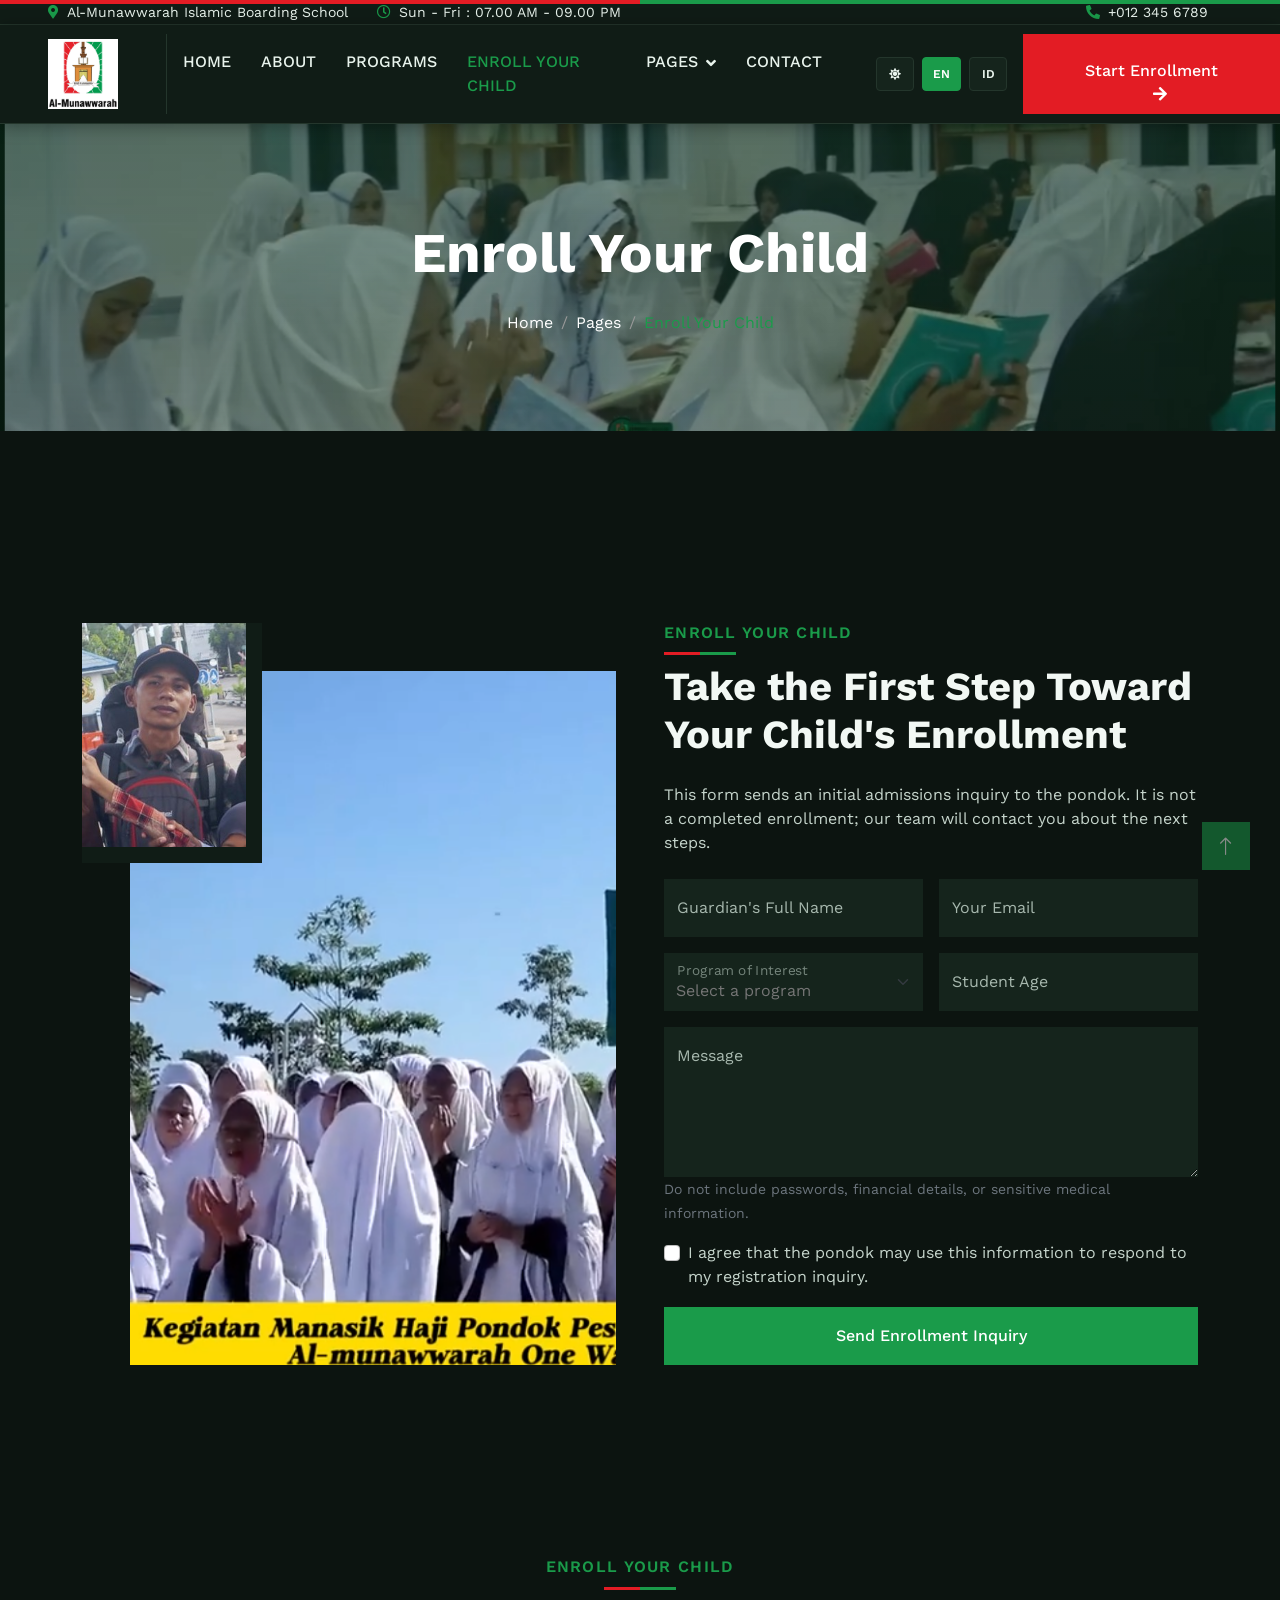
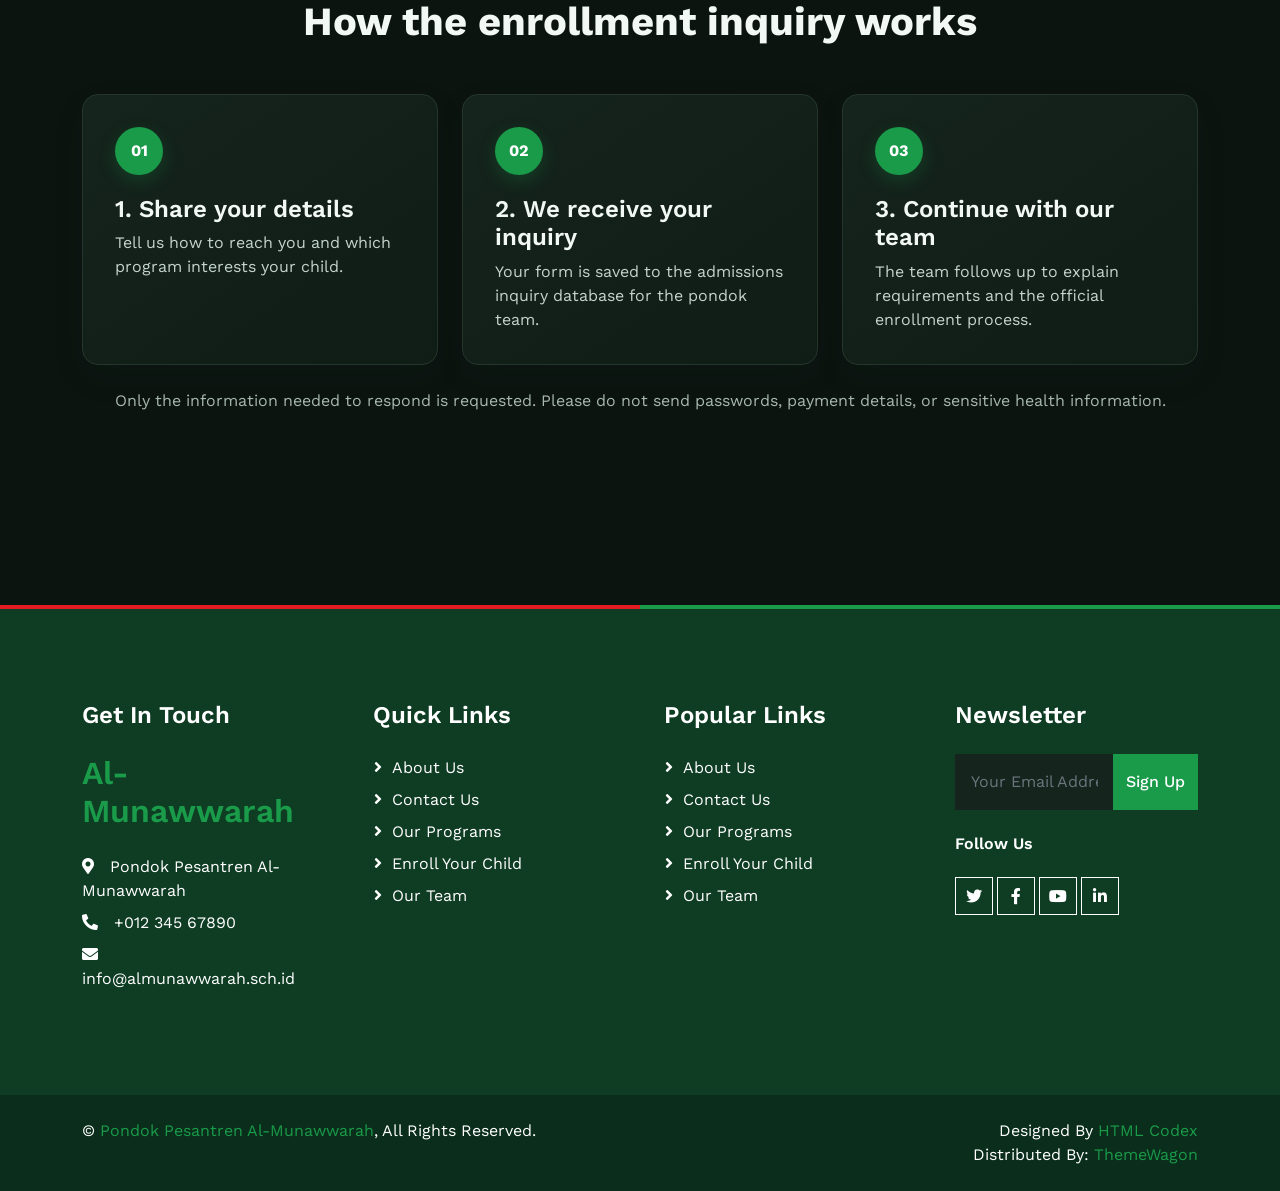
<file: appointment.html>
<!DOCTYPE html>
<html lang="en">

<head>
    <meta charset="utf-8">
    <title>Pondok Pesantren Al-Munawwarah</title>
    <meta content="width=device-width, initial-scale=1.0" name="viewport">
    <meta content="Pondok Pesantren Al-Munawwarah" name="keywords">
    <meta content="Islamic boarding school website for Pondok Pesantren Al-Munawwarah" name="description">
    <script>
        (function () {
            var theme = localStorage.getItem("am-theme") === "light" ? "light" : "dark";
            var lang = localStorage.getItem("am-lang") === "id" ? "id" : "en";
            document.documentElement.setAttribute("data-theme", theme);
            document.documentElement.setAttribute("lang", lang);
        })();
    </script>
    <link href="img/favicon.svg" rel="icon" type="image/svg+xml">
    <link rel="preconnect" href="https://fonts.googleapis.com">
    <link rel="preconnect" href="https://fonts.gstatic.com" crossorigin>
    <link href="https://fonts.googleapis.com/css2?family=Work+Sans:wght@400;500;600;700&display=swap" rel="stylesheet">
    <link href="https://cdnjs.cloudflare.com/ajax/libs/font-awesome/5.10.0/css/all.min.css" rel="stylesheet">
    <link href="https://cdn.jsdelivr.net/npm/bootstrap-icons@1.4.1/font/bootstrap-icons.css" rel="stylesheet">
    <link href="lib/animate/animate.min.css" rel="stylesheet">
    <link href="lib/owlcarousel/assets/owl.carousel.min.css" rel="stylesheet">
    <link href="css/bootstrap.min.css" rel="stylesheet">
    <link href="css/style.css?v=20261018-portrait-testimonials" rel="stylesheet">
</head>

<body>
    <div id="spinner" class="show bg-white position-fixed translate-middle w-100 vh-100 top-50 start-50 d-flex align-items-center justify-content-center">
        <div class="spinner-grow text-primary" role="status"></div>
    </div>

    <div class="container-fluid bg-dark text-light p-0">
        <div class="row gx-0 d-none d-lg-flex">
            <div class="col-lg-7 px-5 text-start">
                <div class="h-100 d-inline-flex align-items-center me-4">
                    <small class="fa fa-map-marker-alt text-primary me-2"></small>
                    <small data-i18n="top.location">Al-Munawwarah Islamic Boarding School</small>
                </div>
                <div class="h-100 d-inline-flex align-items-center">
                    <small class="far fa-clock text-primary me-2"></small>
                    <small data-i18n="top.hours">Sun - Fri : 07.00 AM - 09.00 PM</small>
                </div>
            </div>
            <div class="col-lg-5 px-5 text-end">
                <div class="h-100 d-inline-flex align-items-center me-4">
                    <small class="fa fa-phone-alt text-primary me-2"></small>
                    <small>+012 345 6789</small>
                </div>
                
            </div>
        </div>
    </div>

    <nav class="navbar navbar-expand-lg bg-white navbar-light sticky-top p-0">
        <a href="index.html" class="navbar-brand d-none d-lg-flex align-items-center border-end px-4 px-lg-5">
            <img src="img/logo.jpg" alt="Pondok Pesantren Al-Munawwarah">
        </a>
        <button type="button" class="navbar-brand navbar-toggler d-lg-none d-flex align-items-center" data-bs-toggle="collapse" data-bs-target="#navbarCollapse" aria-controls="navbarCollapse" aria-expanded="false" data-i18n-aria="nav.toggle">
            <img src="img/logo.jpg" alt="Pondok Pesantren Al-Munawwarah">
        </button>
        <div class="site-prefs d-flex d-lg-none align-items-center me-3 ms-auto">
            <button type="button" class="site-pref-btn theme-toggle" data-i18n-aria="theme.toggle" title="Toggle dark mode">
                <i class="fas fa-moon"></i>
            </button>
            <button type="button" class="lang-btn active" data-lang="en">EN</button>
            <button type="button" class="lang-btn" data-lang="id">ID</button>
        </div>
        <div class="collapse navbar-collapse" id="navbarCollapse">
            <div class="navbar-nav ms-auto p-4 p-lg-0">
                <a href="index.html" class="nav-item nav-link" data-i18n="nav.home">Home</a>
                <a href="about.html" class="nav-item nav-link" data-i18n="nav.about">About</a>
                <a href="courses.html" class="nav-item nav-link" data-i18n="nav.programs">Programs</a>
                <a href="appointment.html" class="nav-item nav-link active" data-i18n="nav.register">Registration</a>
                <div class="nav-item dropdown">
                    <a href="#" class="nav-link dropdown-toggle" data-bs-toggle="dropdown" data-i18n="nav.pages">Pages</a>
                    <div class="dropdown-menu bg-light m-0">
                        <a href="feature.html" class="dropdown-item" data-i18n="nav.values">Our Values</a>
                        <a href="team.html" class="dropdown-item" data-i18n="nav.teachers">Teachers</a>
                        <a href="testimonial.html" class="dropdown-item" data-i18n="nav.testimonial">Testimonial</a>
                        <a href="404.html" class="dropdown-item" data-i18n="nav.404">404 Page</a>
                    </div>
                </div>
                <a href="contact.html" class="nav-item nav-link" data-i18n="nav.contact">Contact</a>
            </div>
            <div class="site-prefs d-none d-lg-flex align-items-center px-4 py-3 py-lg-0 pe-lg-3">
                <button type="button" class="site-pref-btn theme-toggle" data-i18n-aria="theme.toggle" title="Toggle dark mode">
                    <i class="fas fa-moon"></i>
                </button>
                <button type="button" class="lang-btn active" data-lang="en">EN</button>
                <button type="button" class="lang-btn" data-lang="id">ID</button>
            </div>
            <a href="appointment.html" class="btn btn-primary py-4 px-lg-5 d-none d-lg-block"><span data-i18n="nav.apply">Apply Now</span><i class="fa fa-arrow-right ms-3"></i></a>
        </div>
    </nav>

    <div class="container-fluid page-header py-6 my-6 mt-0 wow fadeIn" data-wow-delay="0.1s">
        <div class="container text-center">
            <h1 class="display-4 text-white animated slideInDown mb-4" data-i18n="page.register">Enroll Your Child</h1>
            <nav aria-label="breadcrumb animated slideInDown">
                <ol class="breadcrumb justify-content-center mb-0">
                    <li class="breadcrumb-item"><a class="text-white" href="index.html" data-i18n="crumb.home">Home</a></li>
                    <li class="breadcrumb-item"><a class="text-white" href="#" data-i18n="crumb.pages">Pages</a></li>
                    <li class="breadcrumb-item text-primary active" aria-current="page" data-i18n="page.register">Enroll Your Child</li>
                </ol>
            </nav>
        </div>
    </div>

    <div class="container-xxl py-6 story-section" data-reveal>
        <div class="container">
            <div class="row g-5">
                <div class="col-lg-6 wow fadeInUp" data-wow-delay="0.1s">
                    <div class="position-relative overflow-hidden ps-5 pt-5 h-100" style="min-height: 400px;">
                        <img class="position-absolute w-100 h-100" src="img/Manasik Haji 3.png" alt="Santri mengikuti praktik manasik haji" style="object-fit: cover;">
                        <img class="position-absolute top-0 start-0 bg-white pe-3 pb-3" src="img/Azmi Syahid.jpeg" alt="Ustadz Gus Azmi Syahid" style="width: 180px; height: 240px; object-fit: cover;">
                    </div>
                </div>
                <div class="col-lg-6 wow fadeInUp" data-wow-delay="0.5s">
                    <h6 class="text-primary text-uppercase mb-2" data-i18n="register.kicker">Enroll Your Child</h6>
                    <h1 class="display-6 mb-4" data-i18n="register.title">Plan a Visit or Register Your Child at Al-Munawwarah</h1>
                    <p class="mb-4" data-i18n="register.formIntro">Send an initial registration inquiry. Our team will contact you about the next steps.</p>
                    <form id="registration-form" novalidate>
                        <div class="row g-3">
                            <div class="col-sm-6">
                                <div class="form-floating">
                                    <input type="text" class="form-control border-0 bg-light" id="gname" name="guardianName" placeholder="Guardian's Full Name" autocomplete="name" maxlength="100" required>
                                    <label for="gname" data-i18n="form.guardianName">Guardian's Full Name</label>
                                </div>
                            </div>
                            <div class="col-sm-6">
                                <div class="form-floating">
                                    <input type="email" class="form-control border-0 bg-light" id="gmail" name="email" placeholder="Your Email" autocomplete="email" maxlength="254" required>
                                    <label for="gmail" data-i18n="form.email">Your Email</label>
                                </div>
                            </div>
                            <div class="col-sm-6">
                                <div class="form-floating">
                                    <select class="form-select border-0 bg-light" id="cname" name="program" required>
                                        <option value="" selected disabled data-i18n="form.selectProgram">Select a program</option>
                                        <option value="tahfidz" data-i18n="form.programTahfidz">Tahfidz Al-Qur'an</option>
                                        <option value="islamic_studies" data-i18n="form.programIslamic">Islamic Studies</option>
                                        <option value="arabic_language" data-i18n="form.programArabic">Arabic Language</option>
                                        <option value="other" data-i18n="form.programOther">Other</option>
                                    </select>
                                    <label for="cname" data-i18n="form.program">Program of Interest</label>
                                </div>
                            </div>
                            <div class="col-sm-6">
                                <div class="form-floating">
                                    <input type="number" class="form-control border-0 bg-light" id="cage" name="studentAge" placeholder="Student Age" min="4" max="25" step="1" required>
                                    <label for="cage" data-i18n="form.age">Student Age</label>
                                </div>
                            </div>
                            <div class="col-12">
                                <div class="form-floating">
                                    <textarea class="form-control border-0 bg-light" placeholder="Message" id="message" name="message" maxlength="500" style="height: 150px"></textarea>
                                    <label for="message" data-i18n="form.message">Message</label>
                                </div>
                                <small class="form-text" data-i18n="form.messageNotice">Do not include passwords, financial details, or sensitive medical information.</small>
                            </div>
                            <div class="col-12">
                                <div class="form-check">
                                    <input class="form-check-input" type="checkbox" id="registration-consent" name="consent" required>
                                    <label class="form-check-label" for="registration-consent" data-i18n="form.consent">I agree that the pondok may use this information to respond to my registration inquiry.</label>
                                </div>
                            </div>
                            <div class="visually-hidden" aria-hidden="true">
                                <label for="website">Leave this field empty</label>
                                <input type="text" id="website" name="website" tabindex="-1" autocomplete="off">
                            </div>
                            <div class="col-12">
                                <p id="registration-status" class="mb-0" role="status" aria-live="polite"></p>
                                <button id="registration-submit" class="btn btn-primary w-100 py-3" type="submit" data-i18n="form.submit">Submit</button>
                            </div>
                        </div>
                    </form>
                </div>
            </div>
        </div>
    </div>

    <div class="container-xxl py-6 story-section" data-reveal>
        <div class="container">
            <div class="text-center mx-auto mb-5" style="max-width: 700px;">
                <h6 class="text-primary text-uppercase mb-2" data-i18n="register.kicker">Enroll Your Child</h6>
                <h2 class="display-6 mb-4" data-i18n="register.stepsTitle">How the enrollment inquiry works</h2>
            </div>
            <div class="row g-4">
                <div class="col-lg-4">
                    <article class="journey-card h-100" data-reveal>
                        <span class="journey-number">01</span>
                        <h3 class="h4" data-i18n="register.step1">1. Share your details</h3>
                        <p class="mb-0" data-i18n="register.step1Text">Tell us how to reach you and which program interests your child.</p>
                    </article>
                </div>
                <div class="col-lg-4">
                    <article class="journey-card h-100" data-reveal>
                        <span class="journey-number">02</span>
                        <h3 class="h4" data-i18n="register.step2">2. We receive your inquiry</h3>
                        <p class="mb-0" data-i18n="register.step2Text">Your form is saved to the admissions inquiry database for the pondok team.</p>
                    </article>
                </div>
                <div class="col-lg-4">
                    <article class="journey-card h-100" data-reveal>
                        <span class="journey-number">03</span>
                        <h3 class="h4" data-i18n="register.step3">3. Continue with our team</h3>
                        <p class="mb-0" data-i18n="register.step3Text">The team follows up to explain requirements and the official enrollment process.</p>
                    </article>
                </div>
            </div>
            <p class="text-muted text-center mt-4 mb-0" data-i18n="register.privacyNote">Only the information needed to respond is requested. Please do not send passwords, payment details, or sensitive health information.</p>
        </div>
    </div>

    <div class="container-fluid bg-dark text-light footer my-6 mb-0 py-6 wow fadeIn" data-wow-delay="0.1s">
        <div class="container">
            <div class="row g-5">
                <div class="col-lg-3 col-md-6">
                    <h4 class="text-white mb-4" data-i18n="footer.touch">Get In Touch</h4>
                    <h2 class="text-primary mb-4">Al-Munawwarah</h2>
                    <p class="mb-2"><i class="fa fa-map-marker-alt me-3"></i>Pondok Pesantren Al-Munawwarah</p>
                    <p class="mb-2"><i class="fa fa-phone-alt me-3"></i>+012 345 67890</p>
                    <p class="mb-2"><i class="fa fa-envelope me-3"></i>info@almunawwarah.sch.id</p>
                </div>
                <div class="col-lg-3 col-md-6">
                    <h4 class="text-light mb-4" data-i18n="footer.quick">Quick Links</h4>
                    <a class="btn btn-link" href="about.html" data-i18n="footer.about">About Us</a>
                    <a class="btn btn-link" href="contact.html" data-i18n="footer.contact">Contact Us</a>
                    <a class="btn btn-link" href="courses.html" data-i18n="footer.programs">Our Programs</a>
                    <a class="btn btn-link" href="appointment.html" data-i18n="footer.register">Enroll Your Child</a>
                    <a class="btn btn-link" href="team.html" data-i18n="footer.teachers">Teachers</a>
                </div>
                <div class="col-lg-3 col-md-6">
                    <h4 class="text-light mb-4" data-i18n="footer.popular">Popular Links</h4>
                    <a class="btn btn-link" href="about.html" data-i18n="footer.about">About Us</a>
                    <a class="btn btn-link" href="contact.html" data-i18n="footer.contact">Contact Us</a>
                    <a class="btn btn-link" href="courses.html" data-i18n="footer.programs">Our Programs</a>
                    <a class="btn btn-link" href="appointment.html" data-i18n="footer.register">Enroll Your Child</a>
                    <a class="btn btn-link" href="team.html" data-i18n="footer.teachers">Teachers</a>
                </div>
                <div class="col-lg-3 col-md-6">
                    <h4 class="text-light mb-4" data-i18n="footer.news">Newsletter</h4>
                    <form action="">
                        <div class="input-group">
                            <input type="text" class="form-control p-3 border-0" data-i18n-placeholder="footer.emailPh" placeholder="Your Email Address">
                            <button class="btn btn-primary" data-i18n="footer.signup">Sign Up</button>
                        </div>
                    </form>
                    <h6 class="text-white mt-4 mb-3" data-i18n="footer.follow">Follow Us</h6>
                    <div class="d-flex pt-2">
                        <a class="btn btn-square btn-outline-light me-1" href=""><i class="fab fa-twitter"></i></a>
                        <a class="btn btn-square btn-outline-light me-1" href=""><i class="fab fa-facebook-f"></i></a>
                        <a class="btn btn-square btn-outline-light me-1" href=""><i class="fab fa-youtube"></i></a>
                        <a class="btn btn-square btn-outline-light me-0" href=""><i class="fab fa-linkedin-in"></i></a>
                    </div>
                </div>
            </div>
        </div>
    </div>

    <div class="container-fluid copyright text-light py-4 wow fadeIn" data-wow-delay="0.1s">
        <div class="container">
            <div class="row">
                <div class="col-md-6 text-center text-md-start mb-3 mb-md-0">
                    &copy; <a href="index.html">Pondok Pesantren Al-Munawwarah</a><span data-i18n="copy.rights">, All Rights Reserved.</span>
                </div>
                <div class="col-md-6 text-center text-md-end">
                    Designed By <a href="https://htmlcodex.com">HTML Codex</a>
                    <br>Distributed By: <a href="https://themewagon.com" target="_blank">ThemeWagon</a>
                </div>
            </div>
        </div>
    </div>

    <a href="#" class="btn btn-lg btn-primary btn-lg-square back-to-top"><i class="bi bi-arrow-up"></i></a>

    <script src="https://code.jquery.com/jquery-3.4.1.min.js"></script>
    <script src="https://cdn.jsdelivr.net/npm/bootstrap@5.0.0/dist/js/bootstrap.bundle.min.js"></script>
    <script src="lib/wow/wow.min.js"></script>
    <script src="lib/easing/easing.min.js"></script>
    <script src="lib/waypoints/waypoints.min.js"></script>
    <script src="lib/owlcarousel/owl.carousel.min.js"></script>
    <script src="js/main.js"></script>
    <script src="js/site.js?v=20261018-portrait-testimonials"></script>
    <script src="js/registration.js"></script>
</body>

</html>
</file>
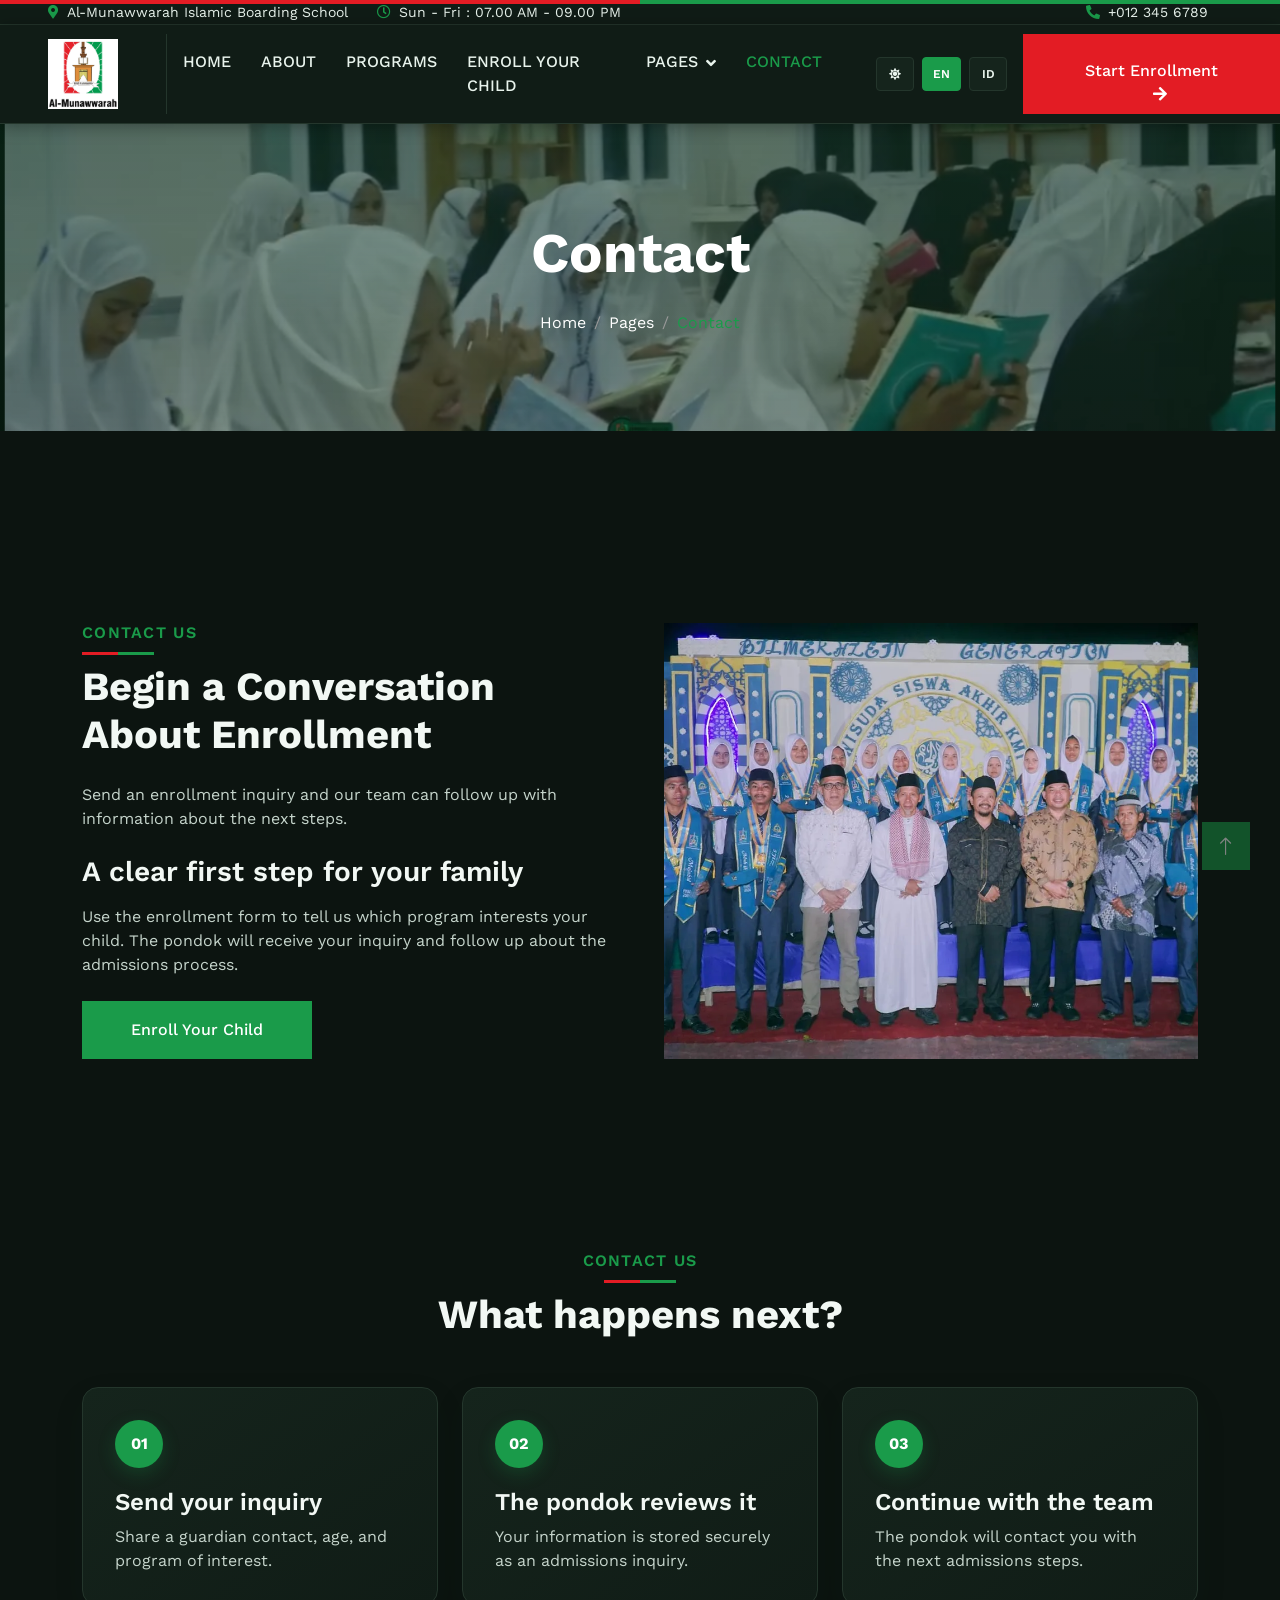
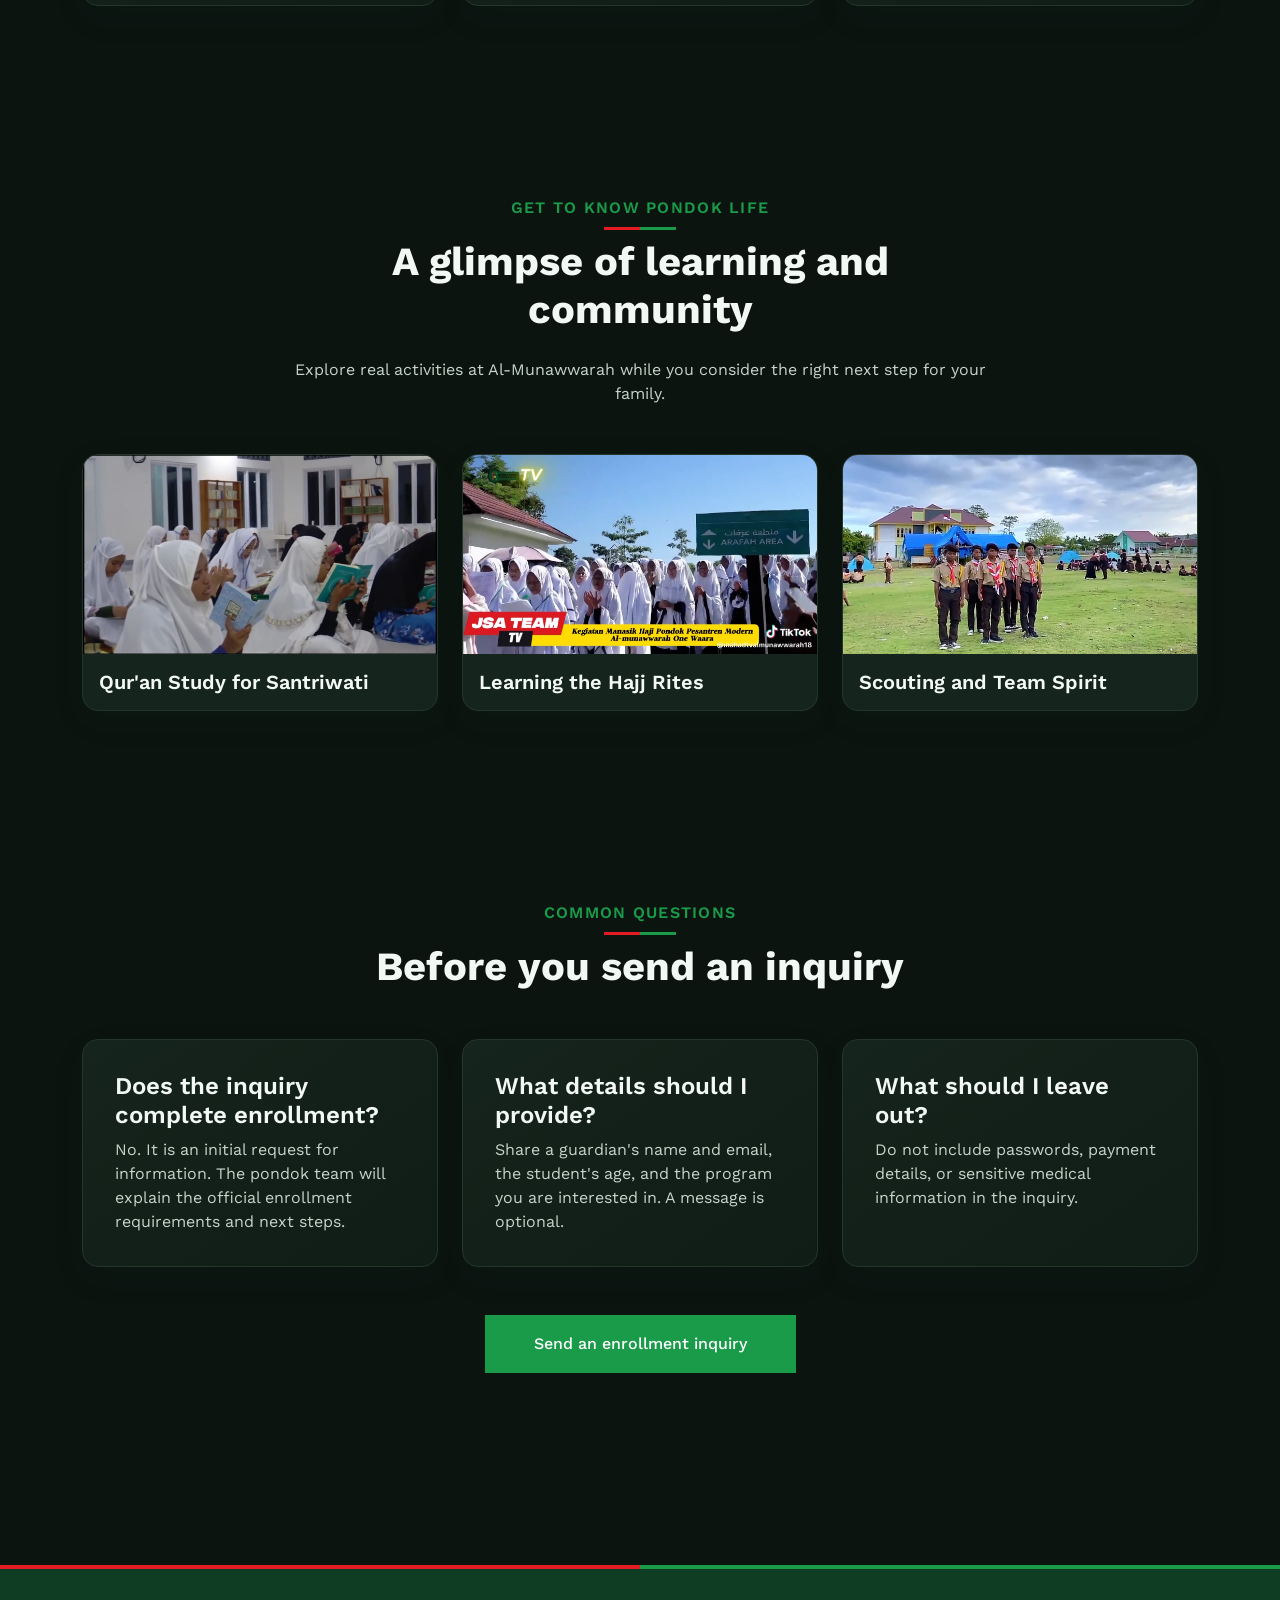
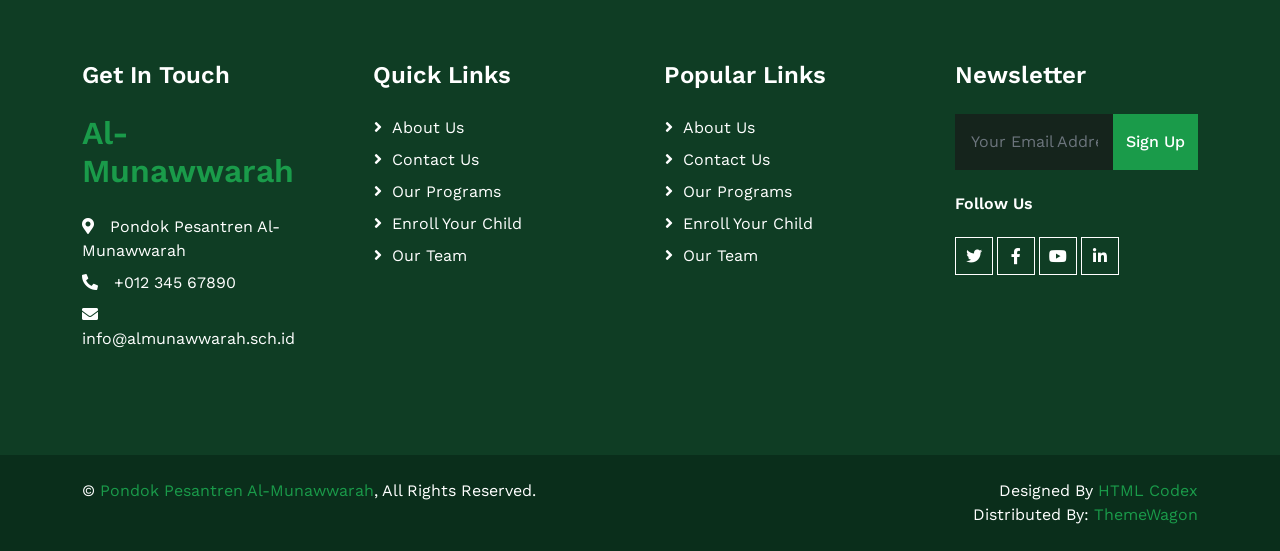
<file: contact.html>
<!DOCTYPE html>
<html lang="en">

<head>
    <meta charset="utf-8">
    <title>Pondok Pesantren Al-Munawwarah</title>
    <meta content="width=device-width, initial-scale=1.0" name="viewport">
    <meta content="Pondok Pesantren Al-Munawwarah" name="keywords">
    <meta content="Islamic boarding school website for Pondok Pesantren Al-Munawwarah" name="description">
    <script>
        (function () {
            var theme = localStorage.getItem("am-theme") === "light" ? "light" : "dark";
            var lang = localStorage.getItem("am-lang") === "id" ? "id" : "en";
            document.documentElement.setAttribute("data-theme", theme);
            document.documentElement.setAttribute("lang", lang);
        })();
    </script>
    <link href="img/favicon.svg" rel="icon" type="image/svg+xml">
    <link rel="preconnect" href="https://fonts.googleapis.com">
    <link rel="preconnect" href="https://fonts.gstatic.com" crossorigin>
    <link href="https://fonts.googleapis.com/css2?family=Work+Sans:wght@400;500;600;700&display=swap" rel="stylesheet">
    <link href="https://cdnjs.cloudflare.com/ajax/libs/font-awesome/5.10.0/css/all.min.css" rel="stylesheet">
    <link href="https://cdn.jsdelivr.net/npm/bootstrap-icons@1.4.1/font/bootstrap-icons.css" rel="stylesheet">
    <link href="lib/animate/animate.min.css" rel="stylesheet">
    <link href="lib/owlcarousel/assets/owl.carousel.min.css" rel="stylesheet">
    <link href="css/bootstrap.min.css" rel="stylesheet">
    <link href="css/style.css?v=20261018-portrait-testimonials" rel="stylesheet">
</head>

<body>
    <div id="spinner" class="show bg-white position-fixed translate-middle w-100 vh-100 top-50 start-50 d-flex align-items-center justify-content-center">
        <div class="spinner-grow text-primary" role="status"></div>
    </div>

    <div class="container-fluid bg-dark text-light p-0">
        <div class="row gx-0 d-none d-lg-flex">
            <div class="col-lg-7 px-5 text-start">
                <div class="h-100 d-inline-flex align-items-center me-4">
                    <small class="fa fa-map-marker-alt text-primary me-2"></small>
                    <small data-i18n="top.location">Al-Munawwarah Islamic Boarding School</small>
                </div>
                <div class="h-100 d-inline-flex align-items-center">
                    <small class="far fa-clock text-primary me-2"></small>
                    <small data-i18n="top.hours">Sun - Fri : 07.00 AM - 09.00 PM</small>
                </div>
            </div>
            <div class="col-lg-5 px-5 text-end">
                <div class="h-100 d-inline-flex align-items-center me-4">
                    <small class="fa fa-phone-alt text-primary me-2"></small>
                    <small>+012 345 6789</small>
                </div>
                
            </div>
        </div>
    </div>

    <nav class="navbar navbar-expand-lg bg-white navbar-light sticky-top p-0">
        <a href="index.html" class="navbar-brand d-none d-lg-flex align-items-center border-end px-4 px-lg-5">
            <img src="img/logo.jpg" alt="Pondok Pesantren Al-Munawwarah">
        </a>
        <button type="button" class="navbar-brand navbar-toggler d-lg-none d-flex align-items-center" data-bs-toggle="collapse" data-bs-target="#navbarCollapse" aria-controls="navbarCollapse" aria-expanded="false" data-i18n-aria="nav.toggle">
            <img src="img/logo.jpg" alt="Pondok Pesantren Al-Munawwarah">
        </button>
        <div class="site-prefs d-flex d-lg-none align-items-center me-3 ms-auto">
            <button type="button" class="site-pref-btn theme-toggle" data-i18n-aria="theme.toggle" title="Toggle dark mode">
                <i class="fas fa-moon"></i>
            </button>
            <button type="button" class="lang-btn active" data-lang="en">EN</button>
            <button type="button" class="lang-btn" data-lang="id">ID</button>
        </div>
        <div class="collapse navbar-collapse" id="navbarCollapse">
            <div class="navbar-nav ms-auto p-4 p-lg-0">
                <a href="index.html" class="nav-item nav-link" data-i18n="nav.home">Home</a>
                <a href="about.html" class="nav-item nav-link" data-i18n="nav.about">About</a>
                <a href="courses.html" class="nav-item nav-link" data-i18n="nav.programs">Programs</a>
                <a href="appointment.html" class="nav-item nav-link" data-i18n="nav.register">Registration</a>
                <div class="nav-item dropdown">
                    <a href="#" class="nav-link dropdown-toggle" data-bs-toggle="dropdown" data-i18n="nav.pages">Pages</a>
                    <div class="dropdown-menu bg-light m-0">
                        <a href="feature.html" class="dropdown-item" data-i18n="nav.values">Our Values</a>
                        <a href="team.html" class="dropdown-item" data-i18n="nav.teachers">Teachers</a>
                        <a href="testimonial.html" class="dropdown-item" data-i18n="nav.testimonial">Testimonial</a>
                        <a href="404.html" class="dropdown-item" data-i18n="nav.404">404 Page</a>
                    </div>
                </div>
                <a href="contact.html" class="nav-item nav-link active" data-i18n="nav.contact">Contact</a>
            </div>
            <div class="site-prefs d-none d-lg-flex align-items-center px-4 py-3 py-lg-0 pe-lg-3">
                <button type="button" class="site-pref-btn theme-toggle" data-i18n-aria="theme.toggle" title="Toggle dark mode">
                    <i class="fas fa-moon"></i>
                </button>
                <button type="button" class="lang-btn active" data-lang="en">EN</button>
                <button type="button" class="lang-btn" data-lang="id">ID</button>
            </div>
            <a href="appointment.html" class="btn btn-primary py-4 px-lg-5 d-none d-lg-block"><span data-i18n="nav.apply">Apply Now</span><i class="fa fa-arrow-right ms-3"></i></a>
        </div>
    </nav>

    <div class="container-fluid page-header py-6 my-6 mt-0 wow fadeIn" data-wow-delay="0.1s">
        <div class="container text-center">
            <h1 class="display-4 text-white animated slideInDown mb-4" data-i18n="page.contact">Contact</h1>
            <nav aria-label="breadcrumb animated slideInDown">
                <ol class="breadcrumb justify-content-center mb-0">
                    <li class="breadcrumb-item"><a class="text-white" href="index.html" data-i18n="crumb.home">Home</a></li>
                    <li class="breadcrumb-item"><a class="text-white" href="#" data-i18n="crumb.pages">Pages</a></li>
                    <li class="breadcrumb-item text-primary active" aria-current="page" data-i18n="page.contact">Contact</li>
                </ol>
            </nav>
        </div>
    </div>

    <div class="container-xxl py-6 story-section" data-reveal>
        <div class="container">
            <div class="row g-5">
                <div class="col-lg-6 wow fadeInUp" data-wow-delay="0.1s">
                    <h6 class="text-primary text-uppercase mb-2" data-i18n="contact.kicker">Contact Us</h6>
                    <h1 class="display-6 mb-4" data-i18n="contact.title">Begin a Conversation About Enrollment</h1>
                    <p class="mb-4" data-i18n="contact.text">Send an enrollment inquiry and our team can follow up with information about the next steps.</p>
                    <h2 class="h3 mb-3" data-i18n="contact.admissionTitle">A clear first step for your family</h2>
                    <p class="mb-4" data-i18n="contact.admissionText">Use the enrollment form to tell us which program interests your child. The pondok will receive your inquiry and follow up about the admissions process.</p>
                    <a class="btn btn-primary py-3 px-5" href="appointment.html" data-i18n="nav.register">Enroll Your Child</a>
                </div>
                <div class="col-lg-6 wow fadeInUp" data-wow-delay="0.3s">
                    <div class="position-relative overflow-hidden rounded-4 h-100" style="min-height: 360px;">
                        <img class="position-absolute w-100 h-100" src="img/Bupati Buton Tengah Hadiri Wisuda Siswa Akhir KMI 2025 dan Tasyakuran Penghafal Al-Qur’an di Po.webp" alt="Graduates and Qur'an memorizers at Pondok Al-Munawwarah" style="object-fit: cover;">
                    </div>
                </div>
            </div>
        </div>
    </div>

    <div class="container-xxl py-6 story-section" data-reveal>
        <div class="container">
            <div class="text-center mx-auto mb-5" style="max-width: 680px;">
                <h6 class="text-primary text-uppercase mb-2" data-i18n="contact.kicker">Contact Us</h6>
                <h2 class="display-6 mb-4" data-i18n="contact.stepsTitle">What happens next?</h2>
            </div>
            <div class="row g-4">
                <div class="col-lg-4">
                    <article class="journey-card h-100" data-reveal>
                        <span class="journey-number">01</span>
                        <h3 class="h4" data-i18n="contact.step1">Send your inquiry</h3>
                        <p class="mb-0" data-i18n="contact.step1Text">Share a guardian contact, age, and program of interest.</p>
                    </article>
                </div>
                <div class="col-lg-4">
                    <article class="journey-card h-100" data-reveal>
                        <span class="journey-number">02</span>
                        <h3 class="h4" data-i18n="contact.step2">The pondok reviews it</h3>
                        <p class="mb-0" data-i18n="contact.step2Text">Your information is stored securely as an admissions inquiry.</p>
                    </article>
                </div>
                <div class="col-lg-4">
                    <article class="journey-card h-100" data-reveal>
                        <span class="journey-number">03</span>
                        <h3 class="h4" data-i18n="contact.step3">Continue with the team</h3>
                        <p class="mb-0" data-i18n="contact.step3Text">The pondok will contact you with the next admissions steps.</p>
                    </article>
                </div>
            </div>
        </div>
    </div>

    <div class="container-xxl py-6 story-section" data-reveal>
        <div class="container">
            <div class="text-center mx-auto mb-5" style="max-width: 700px;">
                <h6 class="text-primary text-uppercase mb-2" data-i18n="contact.lifeKicker">Get to know pondok life</h6>
                <h2 class="display-6 mb-4" data-i18n="contact.lifeTitle">A glimpse of learning and community</h2>
                <p data-i18n="contact.lifeIntro">Explore real activities at Al-Munawwarah while you consider the right next step for your family.</p>
            </div>
            <div class="row g-4">
                <div class="col-lg-4 col-md-6">
                    <article class="activity-card h-100">
                        <img class="activity-video" src="img/Kegiatan Ngaji Putri.png" alt="Santriwati studying the Qur'an together" loading="lazy">
                        <h3 class="h5 p-3 mb-0" data-i18n="gallery.ngaji">Qur'an study for santriwati</h3>
                    </article>
                </div>
                <div class="col-lg-4 col-md-6">
                    <article class="activity-card h-100">
                        <img class="activity-video" src="img/Manasik Haji 3.png" alt="Santri learning the Hajj rites together" loading="lazy">
                        <h3 class="h5 p-3 mb-0" data-i18n="gallery.hajj">Learning the Hajj rites</h3>
                    </article>
                </div>
                <div class="col-lg-4 col-md-6">
                    <article class="activity-card h-100">
                        <img class="activity-video" src="img/Kegiatan Pramuka Cowok.png" alt="Santri practicing teamwork through scouting" loading="lazy">
                        <h3 class="h5 p-3 mb-0" data-i18n="gallery.pramukaBoys">Scouting and teamwork</h3>
                    </article>
                </div>
            </div>
        </div>
    </div>

    <div class="container-xxl py-6 story-section" data-reveal>
        <div class="container">
            <div class="text-center mx-auto mb-5" style="max-width: 700px;">
                <h6 class="text-primary text-uppercase mb-2" data-i18n="contact.faqKicker">Common questions</h6>
                <h2 class="display-6 mb-4" data-i18n="contact.faqTitle">Before you send an inquiry</h2>
            </div>
            <div class="row g-4">
                <div class="col-lg-4">
                    <article class="journey-card h-100">
                        <h3 class="h4" data-i18n="contact.faq1">Does the inquiry complete enrollment?</h3>
                        <p class="mb-0" data-i18n="contact.faq1Text">No. It is an initial request for information. The pondok team will explain the official enrollment requirements and next steps.</p>
                    </article>
                </div>
                <div class="col-lg-4">
                    <article class="journey-card h-100">
                        <h3 class="h4" data-i18n="contact.faq2">What details should I provide?</h3>
                        <p class="mb-0" data-i18n="contact.faq2Text">Share a guardian's name and email, the student's age, and the program you are interested in. A message is optional.</p>
                    </article>
                </div>
                <div class="col-lg-4">
                    <article class="journey-card h-100">
                        <h3 class="h4" data-i18n="contact.faq3">What should I leave out?</h3>
                        <p class="mb-0" data-i18n="contact.faq3Text">Do not include passwords, payment details, or sensitive medical information in the inquiry.</p>
                    </article>
                </div>
            </div>
            <div class="text-center mt-5">
                <a class="btn btn-primary py-3 px-5" href="appointment.html" data-i18n="contact.sendInquiry">Send an enrollment inquiry</a>
            </div>
        </div>
    </div>

    <div class="container-fluid bg-dark text-light footer my-6 mb-0 py-6 wow fadeIn" data-wow-delay="0.1s">
        <div class="container">
            <div class="row g-5">
                <div class="col-lg-3 col-md-6">
                    <h4 class="text-white mb-4" data-i18n="footer.touch">Get In Touch</h4>
                    <h2 class="text-primary mb-4">Al-Munawwarah</h2>
                    <p class="mb-2"><i class="fa fa-map-marker-alt me-3"></i>Pondok Pesantren Al-Munawwarah</p>
                    <p class="mb-2"><i class="fa fa-phone-alt me-3"></i>+012 345 67890</p>
                    <p class="mb-2"><i class="fa fa-envelope me-3"></i>info@almunawwarah.sch.id</p>
                </div>
                <div class="col-lg-3 col-md-6">
                    <h4 class="text-light mb-4" data-i18n="footer.quick">Quick Links</h4>
                    <a class="btn btn-link" href="about.html" data-i18n="footer.about">About Us</a>
                    <a class="btn btn-link" href="contact.html" data-i18n="footer.contact">Contact Us</a>
                    <a class="btn btn-link" href="courses.html" data-i18n="footer.programs">Our Programs</a>
                    <a class="btn btn-link" href="appointment.html" data-i18n="footer.register">Enroll Your Child</a>
                    <a class="btn btn-link" href="team.html" data-i18n="footer.teachers">Teachers</a>
                </div>
                <div class="col-lg-3 col-md-6">
                    <h4 class="text-light mb-4" data-i18n="footer.popular">Popular Links</h4>
                    <a class="btn btn-link" href="about.html" data-i18n="footer.about">About Us</a>
                    <a class="btn btn-link" href="contact.html" data-i18n="footer.contact">Contact Us</a>
                    <a class="btn btn-link" href="courses.html" data-i18n="footer.programs">Our Programs</a>
                    <a class="btn btn-link" href="appointment.html" data-i18n="footer.register">Enroll Your Child</a>
                    <a class="btn btn-link" href="team.html" data-i18n="footer.teachers">Teachers</a>
                </div>
                <div class="col-lg-3 col-md-6">
                    <h4 class="text-light mb-4" data-i18n="footer.news">Newsletter</h4>
                    <form action="">
                        <div class="input-group">
                            <input type="text" class="form-control p-3 border-0" data-i18n-placeholder="footer.emailPh" placeholder="Your Email Address">
                            <button class="btn btn-primary" data-i18n="footer.signup">Sign Up</button>
                        </div>
                    </form>
                    <h6 class="text-white mt-4 mb-3" data-i18n="footer.follow">Follow Us</h6>
                    <div class="d-flex pt-2">
                        <a class="btn btn-square btn-outline-light me-1" href=""><i class="fab fa-twitter"></i></a>
                        <a class="btn btn-square btn-outline-light me-1" href=""><i class="fab fa-facebook-f"></i></a>
                        <a class="btn btn-square btn-outline-light me-1" href=""><i class="fab fa-youtube"></i></a>
                        <a class="btn btn-square btn-outline-light me-0" href=""><i class="fab fa-linkedin-in"></i></a>
                    </div>
                </div>
            </div>
        </div>
    </div>

    <div class="container-fluid copyright text-light py-4 wow fadeIn" data-wow-delay="0.1s">
        <div class="container">
            <div class="row">
                <div class="col-md-6 text-center text-md-start mb-3 mb-md-0">
                    &copy; <a href="index.html">Pondok Pesantren Al-Munawwarah</a><span data-i18n="copy.rights">, All Rights Reserved.</span>
                </div>
                <div class="col-md-6 text-center text-md-end">
                    Designed By <a href="https://htmlcodex.com">HTML Codex</a>
                    <br>Distributed By: <a href="https://themewagon.com" target="_blank">ThemeWagon</a>
                </div>
            </div>
        </div>
    </div>

    <a href="#" class="btn btn-lg btn-primary btn-lg-square back-to-top"><i class="bi bi-arrow-up"></i></a>

    <script src="https://code.jquery.com/jquery-3.4.1.min.js"></script>
    <script src="https://cdn.jsdelivr.net/npm/bootstrap@5.0.0/dist/js/bootstrap.bundle.min.js"></script>
    <script src="lib/wow/wow.min.js"></script>
    <script src="lib/easing/easing.min.js"></script>
    <script src="lib/waypoints/waypoints.min.js"></script>
    <script src="lib/owlcarousel/owl.carousel.min.js"></script>
    <script src="js/main.js"></script>
    <script src="js/site.js?v=20261018-portrait-testimonials"></script>
</body>

</html>
</file>
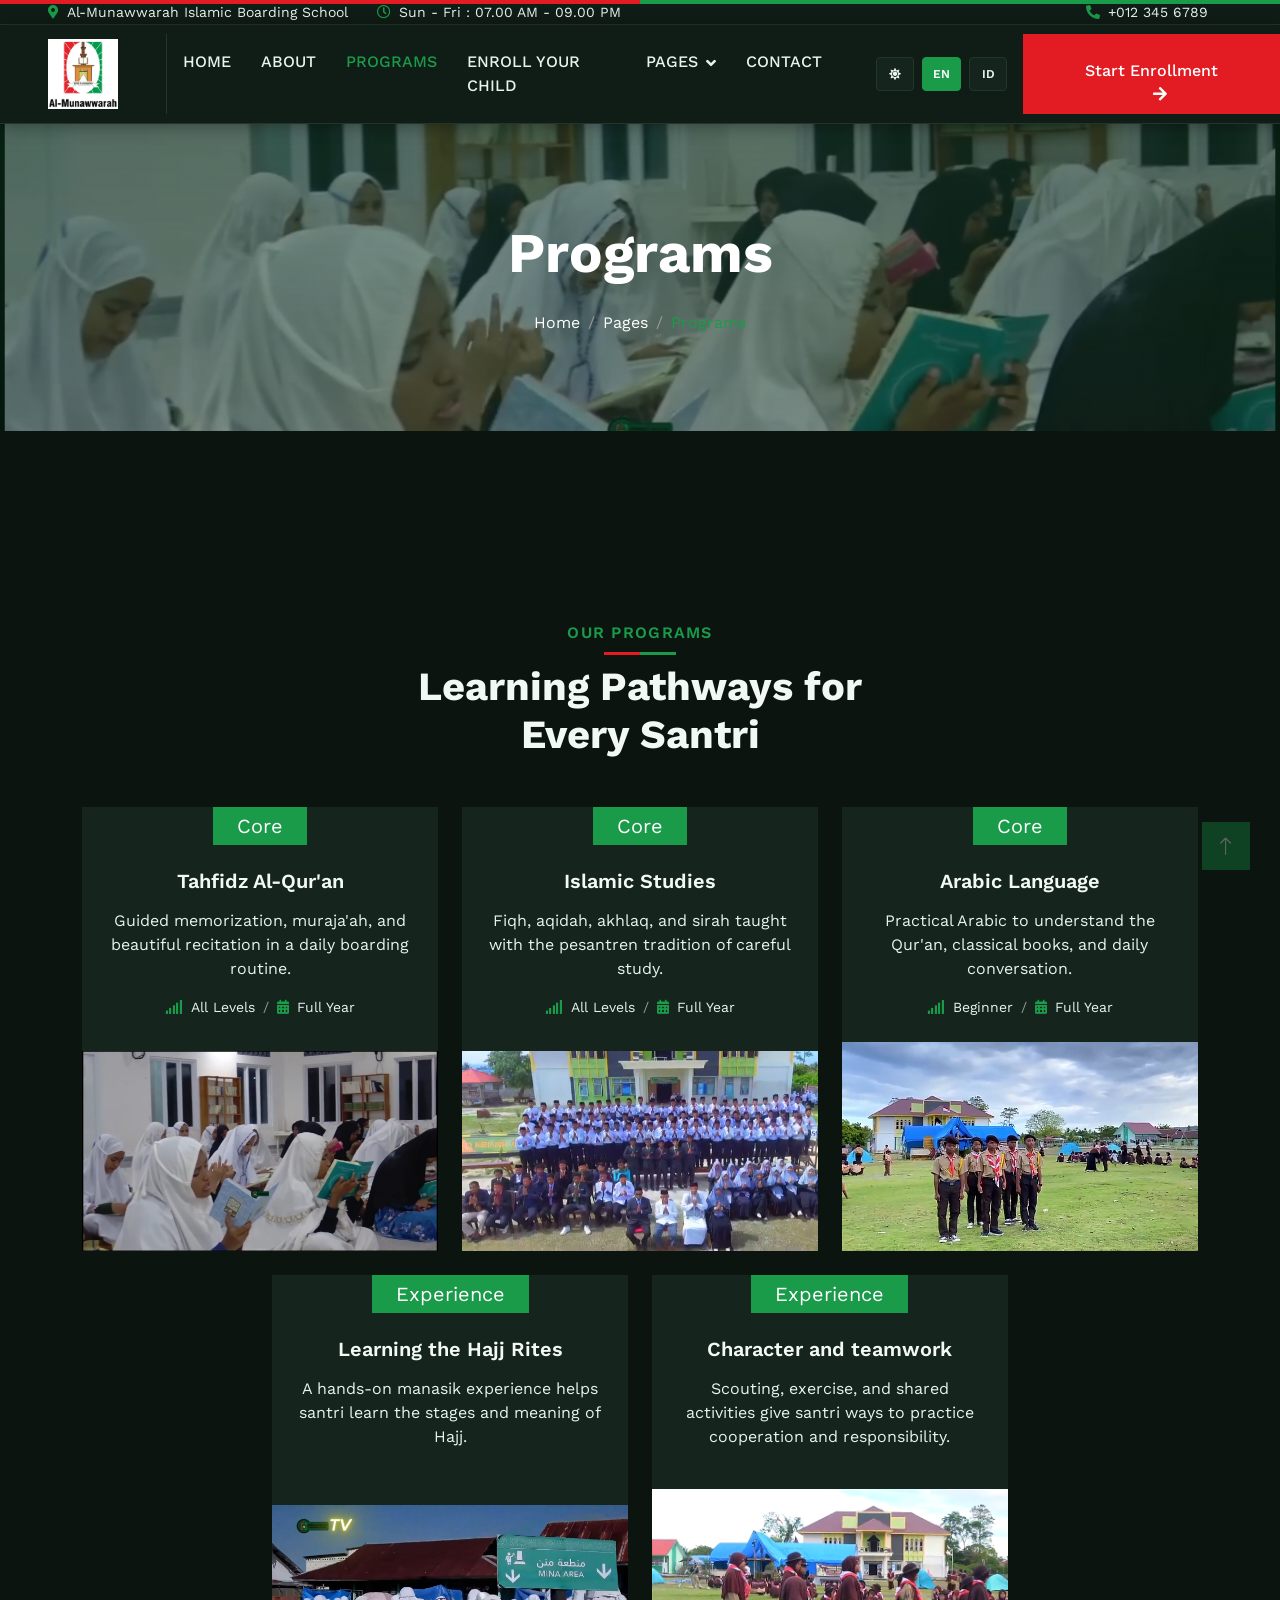
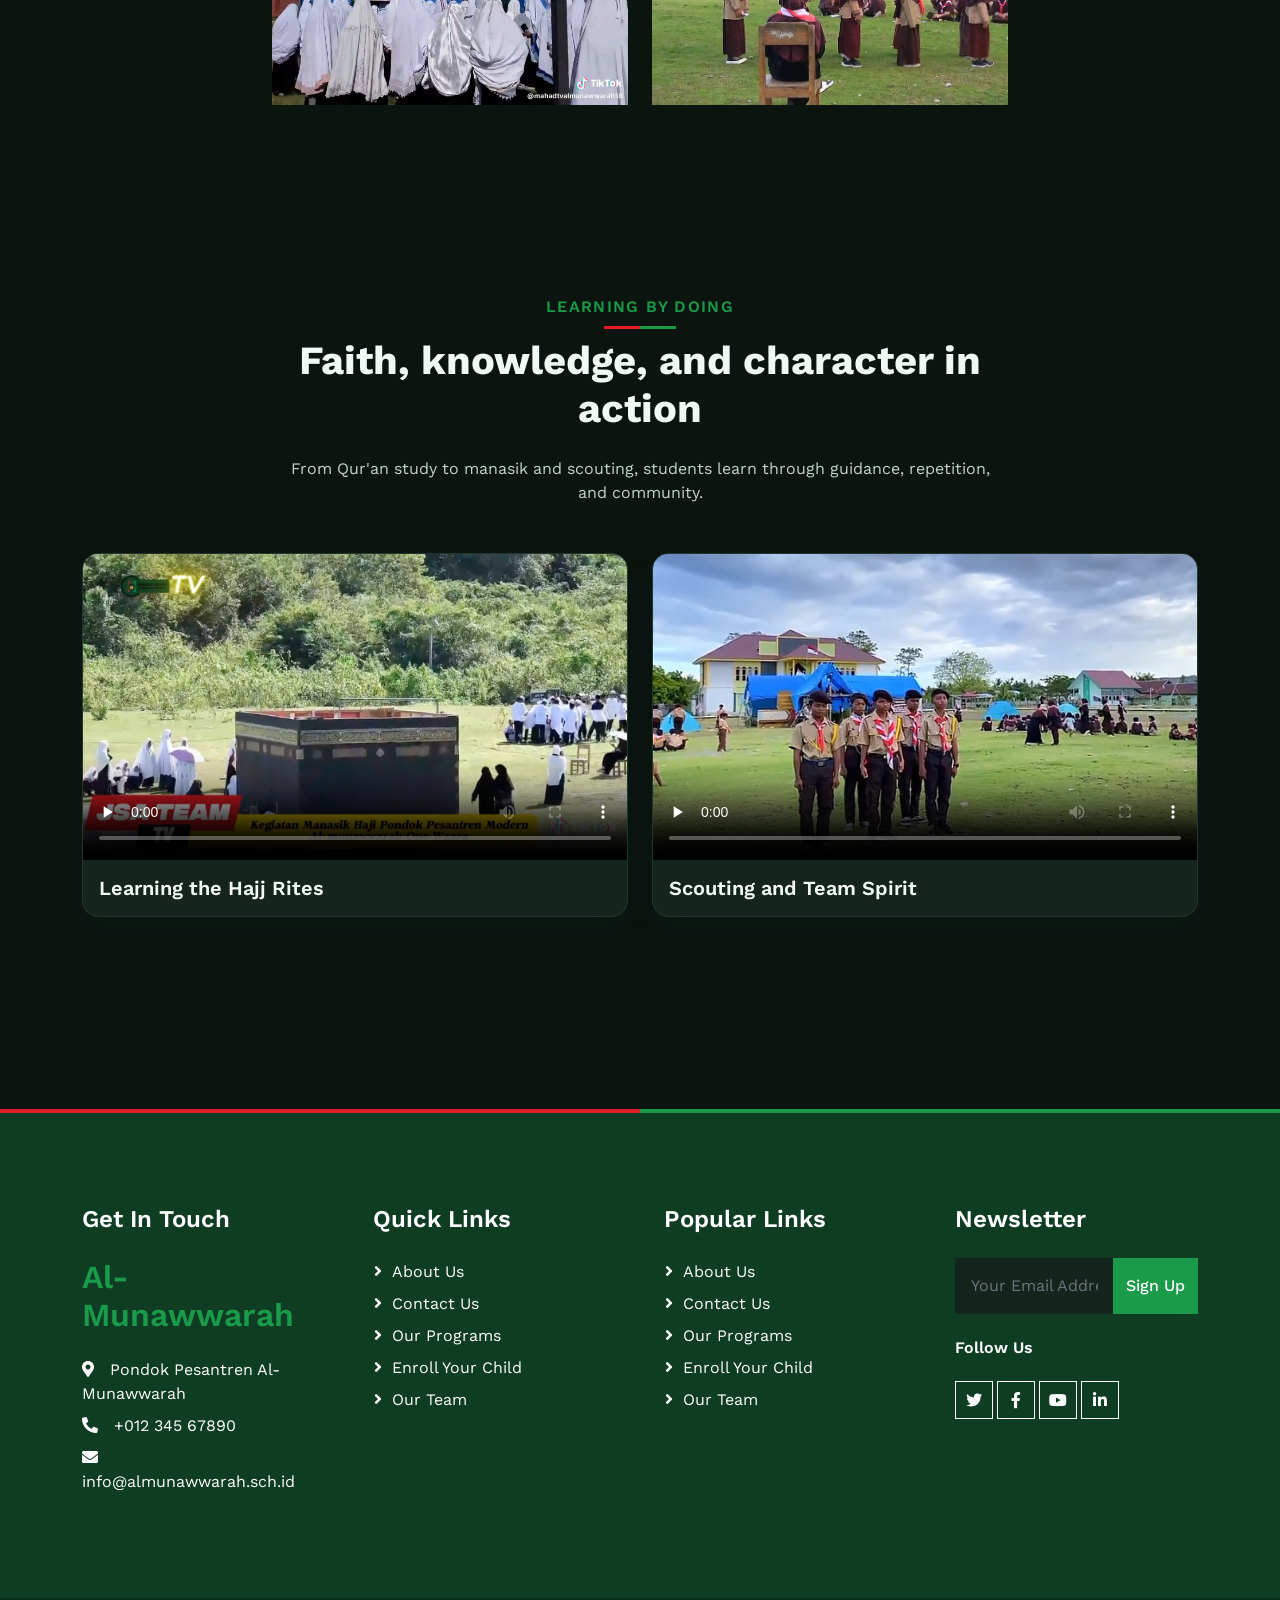
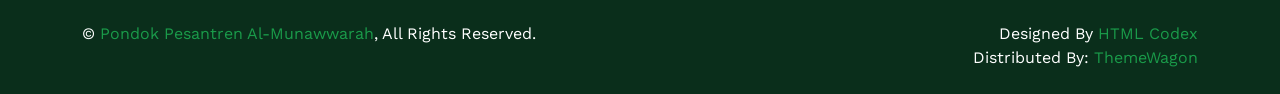
<file: courses.html>
<!DOCTYPE html>
<html lang="en">

<head>
    <meta charset="utf-8">
    <title>Pondok Pesantren Al-Munawwarah</title>
    <meta content="width=device-width, initial-scale=1.0" name="viewport">
    <meta content="Pondok Pesantren Al-Munawwarah" name="keywords">
    <meta content="Islamic boarding school website for Pondok Pesantren Al-Munawwarah" name="description">
    <script>
        (function () {
            var theme = localStorage.getItem("am-theme") === "light" ? "light" : "dark";
            var lang = localStorage.getItem("am-lang") === "id" ? "id" : "en";
            document.documentElement.setAttribute("data-theme", theme);
            document.documentElement.setAttribute("lang", lang);
        })();
    </script>
    <link href="img/favicon.svg" rel="icon" type="image/svg+xml">
    <link rel="preconnect" href="https://fonts.googleapis.com">
    <link rel="preconnect" href="https://fonts.gstatic.com" crossorigin>
    <link href="https://fonts.googleapis.com/css2?family=Work+Sans:wght@400;500;600;700&display=swap" rel="stylesheet">
    <link href="https://cdnjs.cloudflare.com/ajax/libs/font-awesome/5.10.0/css/all.min.css" rel="stylesheet">
    <link href="https://cdn.jsdelivr.net/npm/bootstrap-icons@1.4.1/font/bootstrap-icons.css" rel="stylesheet">
    <link href="lib/animate/animate.min.css" rel="stylesheet">
    <link href="lib/owlcarousel/assets/owl.carousel.min.css" rel="stylesheet">
    <link href="css/bootstrap.min.css" rel="stylesheet">
    <link href="css/style.css?v=20261018-portrait-testimonials" rel="stylesheet">
</head>

<body>
    <div id="spinner" class="show bg-white position-fixed translate-middle w-100 vh-100 top-50 start-50 d-flex align-items-center justify-content-center">
        <div class="spinner-grow text-primary" role="status"></div>
    </div>

    <div class="container-fluid bg-dark text-light p-0">
        <div class="row gx-0 d-none d-lg-flex">
            <div class="col-lg-7 px-5 text-start">
                <div class="h-100 d-inline-flex align-items-center me-4">
                    <small class="fa fa-map-marker-alt text-primary me-2"></small>
                    <small data-i18n="top.location">Al-Munawwarah Islamic Boarding School</small>
                </div>
                <div class="h-100 d-inline-flex align-items-center">
                    <small class="far fa-clock text-primary me-2"></small>
                    <small data-i18n="top.hours">Sun - Fri : 07.00 AM - 09.00 PM</small>
                </div>
            </div>
            <div class="col-lg-5 px-5 text-end">
                <div class="h-100 d-inline-flex align-items-center me-4">
                    <small class="fa fa-phone-alt text-primary me-2"></small>
                    <small>+012 345 6789</small>
                </div>
                
            </div>
        </div>
    </div>

    <nav class="navbar navbar-expand-lg bg-white navbar-light sticky-top p-0">
        <a href="index.html" class="navbar-brand d-none d-lg-flex align-items-center border-end px-4 px-lg-5">
            <img src="img/logo.jpg" alt="Pondok Pesantren Al-Munawwarah">
        </a>
        <button type="button" class="navbar-brand navbar-toggler d-lg-none d-flex align-items-center" data-bs-toggle="collapse" data-bs-target="#navbarCollapse" aria-controls="navbarCollapse" aria-expanded="false" data-i18n-aria="nav.toggle">
            <img src="img/logo.jpg" alt="Pondok Pesantren Al-Munawwarah">
        </button>
        <div class="site-prefs d-flex d-lg-none align-items-center me-3 ms-auto">
            <button type="button" class="site-pref-btn theme-toggle" data-i18n-aria="theme.toggle" title="Toggle dark mode">
                <i class="fas fa-moon"></i>
            </button>
            <button type="button" class="lang-btn active" data-lang="en">EN</button>
            <button type="button" class="lang-btn" data-lang="id">ID</button>
        </div>
        <div class="collapse navbar-collapse" id="navbarCollapse">
            <div class="navbar-nav ms-auto p-4 p-lg-0">
                <a href="index.html" class="nav-item nav-link" data-i18n="nav.home">Home</a>
                <a href="about.html" class="nav-item nav-link" data-i18n="nav.about">About</a>
                <a href="courses.html" class="nav-item nav-link active" data-i18n="nav.programs">Programs</a>
                <a href="appointment.html" class="nav-item nav-link" data-i18n="nav.register">Registration</a>
                <div class="nav-item dropdown">
                    <a href="#" class="nav-link dropdown-toggle" data-bs-toggle="dropdown" data-i18n="nav.pages">Pages</a>
                    <div class="dropdown-menu bg-light m-0">
                        <a href="feature.html" class="dropdown-item" data-i18n="nav.values">Our Values</a>
                        <a href="team.html" class="dropdown-item" data-i18n="nav.teachers">Teachers</a>
                        <a href="testimonial.html" class="dropdown-item" data-i18n="nav.testimonial">Testimonial</a>
                        <a href="404.html" class="dropdown-item" data-i18n="nav.404">404 Page</a>
                    </div>
                </div>
                <a href="contact.html" class="nav-item nav-link" data-i18n="nav.contact">Contact</a>
            </div>
            <div class="site-prefs d-none d-lg-flex align-items-center px-4 py-3 py-lg-0 pe-lg-3">
                <button type="button" class="site-pref-btn theme-toggle" data-i18n-aria="theme.toggle" title="Toggle dark mode">
                    <i class="fas fa-moon"></i>
                </button>
                <button type="button" class="lang-btn active" data-lang="en">EN</button>
                <button type="button" class="lang-btn" data-lang="id">ID</button>
            </div>
            <a href="appointment.html" class="btn btn-primary py-4 px-lg-5 d-none d-lg-block"><span data-i18n="nav.apply">Apply Now</span><i class="fa fa-arrow-right ms-3"></i></a>
        </div>
    </nav>

    <div class="container-fluid page-header py-6 my-6 mt-0 wow fadeIn" data-wow-delay="0.1s">
        <div class="container text-center">
            <h1 class="display-4 text-white animated slideInDown mb-4" data-i18n="page.programs">Programs</h1>
            <nav aria-label="breadcrumb animated slideInDown">
                <ol class="breadcrumb justify-content-center mb-0">
                    <li class="breadcrumb-item"><a class="text-white" href="index.html" data-i18n="crumb.home">Home</a></li>
                    <li class="breadcrumb-item"><a class="text-white" href="#" data-i18n="crumb.pages">Pages</a></li>
                    <li class="breadcrumb-item text-primary active" aria-current="page" data-i18n="page.programs">Programs</li>
                </ol>
            </nav>
        </div>
    </div>

    <div class="container-xxl py-6 story-section" data-reveal>
        <div class="container">
            <div class="text-center mx-auto mb-5 wow fadeInUp" data-wow-delay="0.1s" style="max-width: 500px;">
                <h6 class="text-primary text-uppercase mb-2" data-i18n="programs.kicker">Our Programs</h6>
                <h1 class="display-6 mb-4" data-i18n="programs.title">Learning Pathways for Every Santri</h1>
            </div>

            <div class="row g-4 justify-content-center">
                <div class="col-lg-4 col-md-6 wow fadeInUp" data-wow-delay="0.1s">
                    <div class="courses-item d-flex flex-column bg-white overflow-hidden h-100">
                        <div class="text-center p-4 pt-0">
                            <div class="d-inline-block bg-primary text-white fs-5 py-1 px-4 mb-4" data-i18n="programs.badge">Core</div>
                            <h5 class="mb-3" data-i18n="programs.tahfidz">Tahfidz Al-Qur'an</h5>
                            <p data-i18n="programs.tahfidzText">Guided memorization, muraja'ah, and beautiful recitation in a daily boarding routine.</p>
                            <ol class="breadcrumb justify-content-center mb-0">
                                <li class="breadcrumb-item small"><i class="fa fa-signal text-primary me-2"></i><span data-i18n="programs.levelAll">All Levels</span></li>
                                <li class="breadcrumb-item small"><i class="fa fa-calendar-alt text-primary me-2"></i><span data-i18n="programs.duration">Full Year</span></li>
                            </ol>
                        </div>
                        <div class="position-relative mt-auto">
                            <img class="img-fluid" src="img/Kegiatan Ngaji Putri.png" alt="Santriwati belajar Al-Qur'an bersama">
                            <div class="courses-overlay">
                                <a class="btn btn-outline-primary border-2" href="courses.html" data-i18n="programs.read">Read More</a>
                            </div>
                        </div>
                    </div>
                </div>
                <div class="col-lg-4 col-md-6 wow fadeInUp" data-wow-delay="0.3s">
                    <div class="courses-item d-flex flex-column bg-white overflow-hidden h-100">
                        <div class="text-center p-4 pt-0">
                            <div class="d-inline-block bg-primary text-white fs-5 py-1 px-4 mb-4" data-i18n="programs.badge">Core</div>
                            <h5 class="mb-3" data-i18n="programs.islamic">Islamic Studies</h5>
                            <p data-i18n="programs.islamicText">Fiqh, aqidah, akhlaq, and sirah taught with the pesantren tradition of careful study.</p>
                            <ol class="breadcrumb justify-content-center mb-0">
                                <li class="breadcrumb-item small"><i class="fa fa-signal text-primary me-2"></i><span data-i18n="programs.levelAll">All Levels</span></li>
                                <li class="breadcrumb-item small"><i class="fa fa-calendar-alt text-primary me-2"></i><span data-i18n="programs.duration">Full Year</span></li>
                            </ol>
                        </div>
                        <div class="position-relative mt-auto">
                            <img class="img-fluid" src="img/Penutupan Ujian.png" alt="Penutupan ujian santri">
                            <div class="courses-overlay">
                                <a class="btn btn-outline-primary border-2" href="courses.html" data-i18n="programs.read">Read More</a>
                            </div>
                        </div>
                    </div>
                </div>
                <div class="col-lg-4 col-md-6 wow fadeInUp" data-wow-delay="0.5s">
                    <div class="courses-item d-flex flex-column bg-white overflow-hidden h-100">
                        <div class="text-center p-4 pt-0">
                            <div class="d-inline-block bg-primary text-white fs-5 py-1 px-4 mb-4" data-i18n="programs.badge">Core</div>
                            <h5 class="mb-3" data-i18n="programs.arabic">Arabic Language</h5>
                            <p data-i18n="programs.arabicText">Practical Arabic to understand the Qur'an, classical books, and daily conversation.</p>
                            <ol class="breadcrumb justify-content-center mb-0">
                                <li class="breadcrumb-item small"><i class="fa fa-signal text-primary me-2"></i><span data-i18n="programs.levelBeginner">Beginner</span></li>
                                <li class="breadcrumb-item small"><i class="fa fa-calendar-alt text-primary me-2"></i><span data-i18n="programs.duration">Full Year</span></li>
                            </ol>
                        </div>
                        <div class="position-relative mt-auto">
                            <img class="img-fluid" src="img/Kegiatan Pramuka Cowok.png" alt="Kegiatan pramuka santri putra">
                            <div class="courses-overlay">
                                <a class="btn btn-outline-primary border-2" href="courses.html" data-i18n="programs.read">Read More</a>
                            </div>
                        </div>
                    </div>
                </div>
                <div class="col-lg-4 col-md-6 wow fadeInUp" data-wow-delay="0.1s">
                    <div class="courses-item d-flex flex-column bg-white overflow-hidden h-100">
                        <div class="text-center p-4 pt-0">
                            <div class="d-inline-block bg-primary text-white fs-5 py-1 px-4 mb-4" data-i18n="programs.experienceBadge">Experience</div>
                            <h5 class="mb-3" data-i18n="gallery.hajj">Learning the Hajj rites</h5>
                            <p data-i18n="gallery.hajjIntro">A hands-on manasik experience helps santri learn the stages and meaning of Hajj.</p>
                        </div>
                        <img class="img-fluid mt-auto" src="img/Manasik Haji 2.png" alt="Santri practicing the Hajj rites" loading="lazy">
                    </div>
                </div>
                <div class="col-lg-4 col-md-6 wow fadeInUp" data-wow-delay="0.3s">
                    <div class="courses-item d-flex flex-column bg-white overflow-hidden h-100">
                        <div class="text-center p-4 pt-0">
                            <div class="d-inline-block bg-primary text-white fs-5 py-1 px-4 mb-4" data-i18n="programs.experienceBadge">Experience</div>
                            <h5 class="mb-3" data-i18n="programs.character">Character and teamwork</h5>
                            <p data-i18n="programs.characterText">Scouting, exercise, and shared activities give santri ways to practice cooperation and responsibility.</p>
                        </div>
                        <img class="img-fluid mt-auto" src="img/Kegiatan Pramuka Cewek 2.png" alt="Santriwati taking part in scouting" loading="lazy">
                    </div>
                </div>

            </div>
        </div>
    </div>

    <div class="container-xxl py-6 story-section" data-reveal>
        <div class="container">
            <div class="text-center mx-auto mb-5" style="max-width: 700px;">
                <h6 class="text-primary text-uppercase mb-2" data-i18n="activities.valuesKicker">Learning by doing</h6>
                <h2 class="display-6 mb-4" data-i18n="activities.valuesTitle">Faith, knowledge, and character in action</h2>
                <p data-i18n="activities.valuesText">From Qur'an study to manasik and scouting, students learn through guidance, repetition, and community.</p>
            </div>
            <div class="row g-4">
                <div class="col-md-6">
                    <article class="activity-card h-100">
                        <video class="activity-video" controls preload="none" playsinline poster="img/kegiatan manasik haji 1.png" aria-label="Learning the Hajj rites" data-i18n-aria="gallery.hajj">
                            <source src="img/Kegiatan Manasik Haji.mp4" type="video/mp4">
                            Your browser does not support HTML video.
                        </video>
                        <h3 class="h5 p-3 mb-0" data-i18n="gallery.hajj">Learning the Hajj rites</h3>
                    </article>
                </div>
                <div class="col-md-6">
                    <article class="activity-card h-100">
                        <video class="activity-video" controls preload="none" playsinline poster="img/Kegiatan Pramuka Cowok.png" aria-label="Scouting and team spirit" data-i18n-aria="gallery.pramukaBoys">
                            <source src="img/yelyel Pramuka Cowok.mp4" type="video/mp4">
                            Your browser does not support HTML video.
                        </video>
                        <h3 class="h5 p-3 mb-0" data-i18n="gallery.pramukaBoys">Scouting and team spirit</h3>
                    </article>
                </div>
            </div>
        </div>
    </div>

    <div class="container-fluid bg-dark text-light footer my-6 mb-0 py-6 wow fadeIn" data-wow-delay="0.1s">
        <div class="container">
            <div class="row g-5">
                <div class="col-lg-3 col-md-6">
                    <h4 class="text-white mb-4" data-i18n="footer.touch">Get In Touch</h4>
                    <h2 class="text-primary mb-4">Al-Munawwarah</h2>
                    <p class="mb-2"><i class="fa fa-map-marker-alt me-3"></i>Pondok Pesantren Al-Munawwarah</p>
                    <p class="mb-2"><i class="fa fa-phone-alt me-3"></i>+012 345 67890</p>
                    <p class="mb-2"><i class="fa fa-envelope me-3"></i>info@almunawwarah.sch.id</p>
                </div>
                <div class="col-lg-3 col-md-6">
                    <h4 class="text-light mb-4" data-i18n="footer.quick">Quick Links</h4>
                    <a class="btn btn-link" href="about.html" data-i18n="footer.about">About Us</a>
                    <a class="btn btn-link" href="contact.html" data-i18n="footer.contact">Contact Us</a>
                    <a class="btn btn-link" href="courses.html" data-i18n="footer.programs">Our Programs</a>
                    <a class="btn btn-link" href="appointment.html" data-i18n="footer.register">Enroll Your Child</a>
                    <a class="btn btn-link" href="team.html" data-i18n="footer.teachers">Teachers</a>
                </div>
                <div class="col-lg-3 col-md-6">
                    <h4 class="text-light mb-4" data-i18n="footer.popular">Popular Links</h4>
                    <a class="btn btn-link" href="about.html" data-i18n="footer.about">About Us</a>
                    <a class="btn btn-link" href="contact.html" data-i18n="footer.contact">Contact Us</a>
                    <a class="btn btn-link" href="courses.html" data-i18n="footer.programs">Our Programs</a>
                    <a class="btn btn-link" href="appointment.html" data-i18n="footer.register">Enroll Your Child</a>
                    <a class="btn btn-link" href="team.html" data-i18n="footer.teachers">Teachers</a>
                </div>
                <div class="col-lg-3 col-md-6">
                    <h4 class="text-light mb-4" data-i18n="footer.news">Newsletter</h4>
                    <form action="">
                        <div class="input-group">
                            <input type="text" class="form-control p-3 border-0" data-i18n-placeholder="footer.emailPh" placeholder="Your Email Address">
                            <button class="btn btn-primary" data-i18n="footer.signup">Sign Up</button>
                        </div>
                    </form>
                    <h6 class="text-white mt-4 mb-3" data-i18n="footer.follow">Follow Us</h6>
                    <div class="d-flex pt-2">
                        <a class="btn btn-square btn-outline-light me-1" href=""><i class="fab fa-twitter"></i></a>
                        <a class="btn btn-square btn-outline-light me-1" href=""><i class="fab fa-facebook-f"></i></a>
                        <a class="btn btn-square btn-outline-light me-1" href=""><i class="fab fa-youtube"></i></a>
                        <a class="btn btn-square btn-outline-light me-0" href=""><i class="fab fa-linkedin-in"></i></a>
                    </div>
                </div>
            </div>
        </div>
    </div>

    <div class="container-fluid copyright text-light py-4 wow fadeIn" data-wow-delay="0.1s">
        <div class="container">
            <div class="row">
                <div class="col-md-6 text-center text-md-start mb-3 mb-md-0">
                    &copy; <a href="index.html">Pondok Pesantren Al-Munawwarah</a><span data-i18n="copy.rights">, All Rights Reserved.</span>
                </div>
                <div class="col-md-6 text-center text-md-end">
                    Designed By <a href="https://htmlcodex.com">HTML Codex</a>
                    <br>Distributed By: <a href="https://themewagon.com" target="_blank">ThemeWagon</a>
                </div>
            </div>
        </div>
    </div>

    <a href="#" class="btn btn-lg btn-primary btn-lg-square back-to-top"><i class="bi bi-arrow-up"></i></a>

    <script src="https://code.jquery.com/jquery-3.4.1.min.js"></script>
    <script src="https://cdn.jsdelivr.net/npm/bootstrap@5.0.0/dist/js/bootstrap.bundle.min.js"></script>
    <script src="lib/wow/wow.min.js"></script>
    <script src="lib/easing/easing.min.js"></script>
    <script src="lib/waypoints/waypoints.min.js"></script>
    <script src="lib/owlcarousel/owl.carousel.min.js"></script>
    <script src="js/main.js"></script>
    <script src="js/site.js?v=20261018-portrait-testimonials"></script>
</body>

</html>
</file>
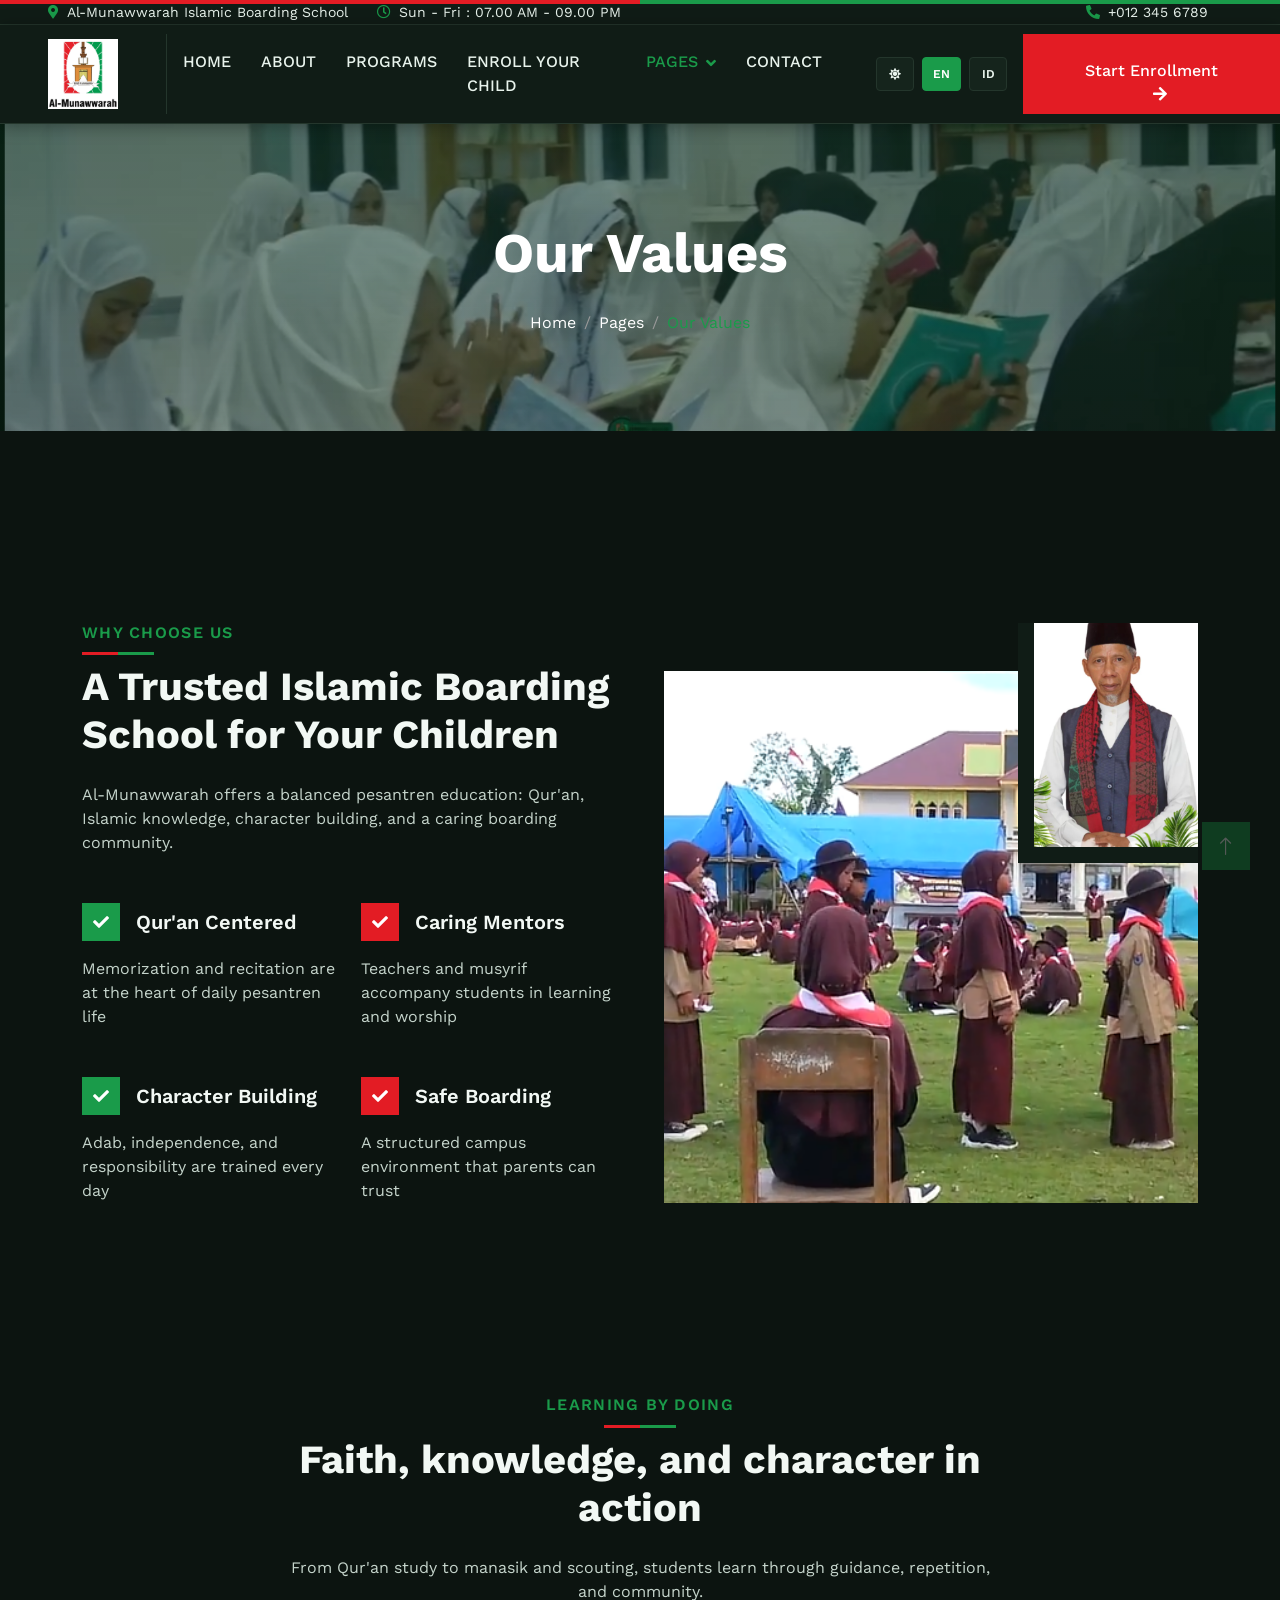
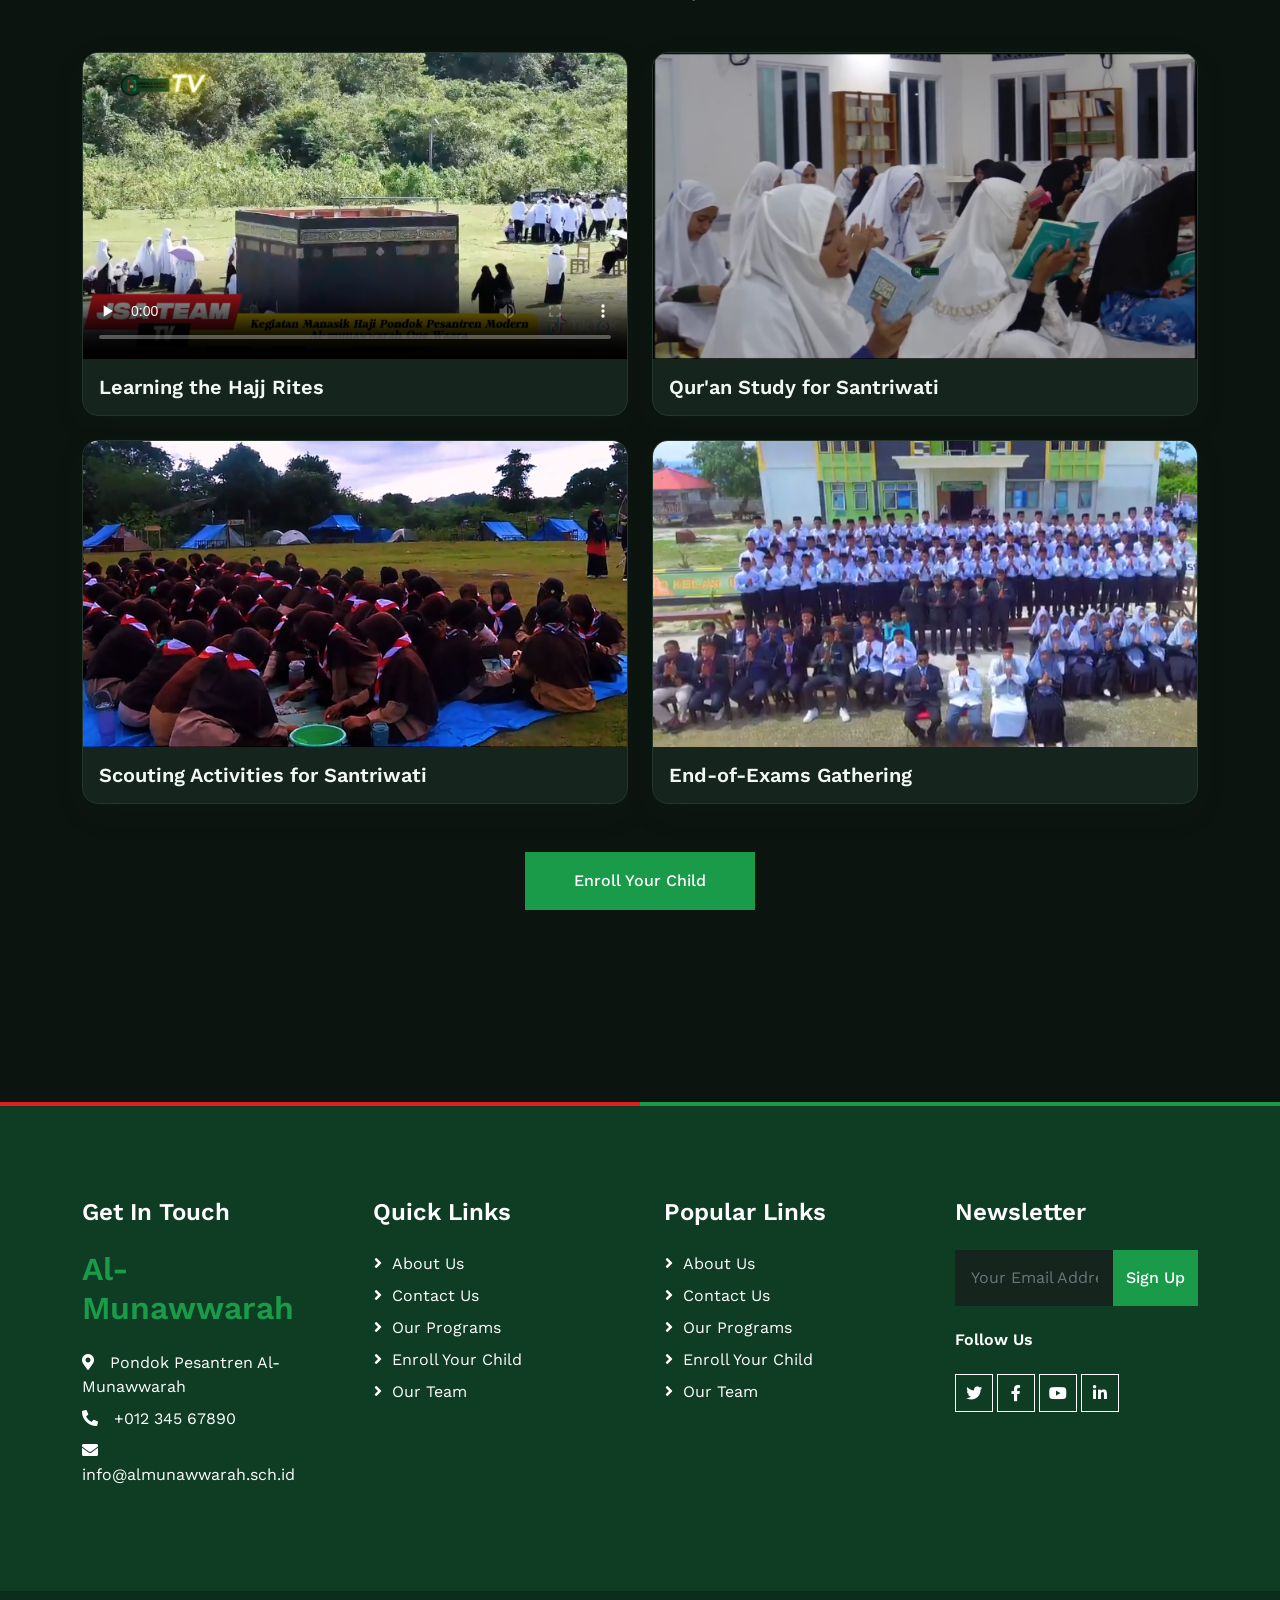
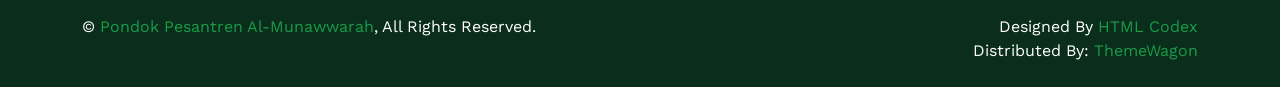
<file: feature.html>
<!DOCTYPE html>
<html lang="en">

<head>
    <meta charset="utf-8">
    <title>Pondok Pesantren Al-Munawwarah</title>
    <meta content="width=device-width, initial-scale=1.0" name="viewport">
    <meta content="Pondok Pesantren Al-Munawwarah" name="keywords">
    <meta content="Islamic boarding school website for Pondok Pesantren Al-Munawwarah" name="description">
    <script>
        (function () {
            var theme = localStorage.getItem("am-theme") === "light" ? "light" : "dark";
            var lang = localStorage.getItem("am-lang") === "id" ? "id" : "en";
            document.documentElement.setAttribute("data-theme", theme);
            document.documentElement.setAttribute("lang", lang);
        })();
    </script>
    <link href="img/favicon.svg" rel="icon" type="image/svg+xml">
    <link rel="preconnect" href="https://fonts.googleapis.com">
    <link rel="preconnect" href="https://fonts.gstatic.com" crossorigin>
    <link href="https://fonts.googleapis.com/css2?family=Work+Sans:wght@400;500;600;700&display=swap" rel="stylesheet">
    <link href="https://cdnjs.cloudflare.com/ajax/libs/font-awesome/5.10.0/css/all.min.css" rel="stylesheet">
    <link href="https://cdn.jsdelivr.net/npm/bootstrap-icons@1.4.1/font/bootstrap-icons.css" rel="stylesheet">
    <link href="lib/animate/animate.min.css" rel="stylesheet">
    <link href="lib/owlcarousel/assets/owl.carousel.min.css" rel="stylesheet">
    <link href="css/bootstrap.min.css" rel="stylesheet">
    <link href="css/style.css?v=20261018-portrait-testimonials" rel="stylesheet">
</head>

<body>
    <div id="spinner" class="show bg-white position-fixed translate-middle w-100 vh-100 top-50 start-50 d-flex align-items-center justify-content-center">
        <div class="spinner-grow text-primary" role="status"></div>
    </div>

    <div class="container-fluid bg-dark text-light p-0">
        <div class="row gx-0 d-none d-lg-flex">
            <div class="col-lg-7 px-5 text-start">
                <div class="h-100 d-inline-flex align-items-center me-4">
                    <small class="fa fa-map-marker-alt text-primary me-2"></small>
                    <small data-i18n="top.location">Al-Munawwarah Islamic Boarding School</small>
                </div>
                <div class="h-100 d-inline-flex align-items-center">
                    <small class="far fa-clock text-primary me-2"></small>
                    <small data-i18n="top.hours">Sun - Fri : 07.00 AM - 09.00 PM</small>
                </div>
            </div>
            <div class="col-lg-5 px-5 text-end">
                <div class="h-100 d-inline-flex align-items-center me-4">
                    <small class="fa fa-phone-alt text-primary me-2"></small>
                    <small>+012 345 6789</small>
                </div>
                
            </div>
        </div>
    </div>

    <nav class="navbar navbar-expand-lg bg-white navbar-light sticky-top p-0">
        <a href="index.html" class="navbar-brand d-none d-lg-flex align-items-center border-end px-4 px-lg-5">
            <img src="img/logo.jpg" alt="Pondok Pesantren Al-Munawwarah">
        </a>
        <button type="button" class="navbar-brand navbar-toggler d-lg-none d-flex align-items-center" data-bs-toggle="collapse" data-bs-target="#navbarCollapse" aria-controls="navbarCollapse" aria-expanded="false" data-i18n-aria="nav.toggle">
            <img src="img/logo.jpg" alt="Pondok Pesantren Al-Munawwarah">
        </button>
        <div class="site-prefs d-flex d-lg-none align-items-center me-3 ms-auto">
            <button type="button" class="site-pref-btn theme-toggle" data-i18n-aria="theme.toggle" title="Toggle dark mode">
                <i class="fas fa-moon"></i>
            </button>
            <button type="button" class="lang-btn active" data-lang="en">EN</button>
            <button type="button" class="lang-btn" data-lang="id">ID</button>
        </div>
        <div class="collapse navbar-collapse" id="navbarCollapse">
            <div class="navbar-nav ms-auto p-4 p-lg-0">
                <a href="index.html" class="nav-item nav-link" data-i18n="nav.home">Home</a>
                <a href="about.html" class="nav-item nav-link" data-i18n="nav.about">About</a>
                <a href="courses.html" class="nav-item nav-link" data-i18n="nav.programs">Programs</a>
                <a href="appointment.html" class="nav-item nav-link" data-i18n="nav.register">Registration</a>
                <div class="nav-item dropdown">
                    <a href="#" class="nav-link dropdown-toggle active" data-bs-toggle="dropdown" data-i18n="nav.pages">Pages</a>
                    <div class="dropdown-menu bg-light m-0">
                        <a href="feature.html" class="dropdown-item active" data-i18n="nav.values">Our Values</a>
                        <a href="team.html" class="dropdown-item" data-i18n="nav.teachers">Teachers</a>
                        <a href="testimonial.html" class="dropdown-item" data-i18n="nav.testimonial">Testimonial</a>
                        <a href="404.html" class="dropdown-item" data-i18n="nav.404">404 Page</a>
                    </div>
                </div>
                <a href="contact.html" class="nav-item nav-link" data-i18n="nav.contact">Contact</a>
            </div>
            <div class="site-prefs d-none d-lg-flex align-items-center px-4 py-3 py-lg-0 pe-lg-3">
                <button type="button" class="site-pref-btn theme-toggle" data-i18n-aria="theme.toggle" title="Toggle dark mode">
                    <i class="fas fa-moon"></i>
                </button>
                <button type="button" class="lang-btn active" data-lang="en">EN</button>
                <button type="button" class="lang-btn" data-lang="id">ID</button>
            </div>
            <a href="appointment.html" class="btn btn-primary py-4 px-lg-5 d-none d-lg-block"><span data-i18n="nav.apply">Apply Now</span><i class="fa fa-arrow-right ms-3"></i></a>
        </div>
    </nav>

    <div class="container-fluid page-header py-6 my-6 mt-0 wow fadeIn" data-wow-delay="0.1s">
        <div class="container text-center">
            <h1 class="display-4 text-white animated slideInDown mb-4" data-i18n="page.values">Our Values</h1>
            <nav aria-label="breadcrumb animated slideInDown">
                <ol class="breadcrumb justify-content-center mb-0">
                    <li class="breadcrumb-item"><a class="text-white" href="index.html" data-i18n="crumb.home">Home</a></li>
                    <li class="breadcrumb-item"><a class="text-white" href="#" data-i18n="crumb.pages">Pages</a></li>
                    <li class="breadcrumb-item text-primary active" aria-current="page" data-i18n="page.values">Our Values</li>
                </ol>
            </nav>
        </div>
    </div>

    <div class="container-xxl py-6 story-section" data-reveal>
        <div class="container">
            <div class="row g-5">
                <div class="col-lg-6 wow fadeInUp" data-wow-delay="0.1s">
                    <h6 class="text-primary text-uppercase mb-2" data-i18n="why.kicker">Why Choose Us</h6>
                    <h1 class="display-6 mb-4" data-i18n="why.title">A Trusted Islamic Boarding School for Your Children</h1>
                    <p class="mb-5" data-i18n="why.text">Al-Munawwarah offers a balanced pesantren education: Qur'an, Islamic knowledge, character building, and a caring boarding community.</p>
                    <div class="row gy-5 gx-4">
                        <div class="col-sm-6 wow fadeIn" data-wow-delay="0.1s">
                            <div class="d-flex align-items-center mb-3">
                                <div class="flex-shrink-0 btn-square bg-primary me-3"><i class="fa fa-check text-white"></i></div>
                                <h5 class="mb-0" data-i18n="why.item1">Qur'an Centered</h5>
                            </div>
                            <span data-i18n="why.item1Text">Memorization and recitation are at the heart of daily pesantren life</span>
                        </div>
                        <div class="col-sm-6 wow fadeIn" data-wow-delay="0.2s">
                            <div class="d-flex align-items-center mb-3">
                                <div class="flex-shrink-0 btn-square bg-primary me-3"><i class="fa fa-check text-white"></i></div>
                                <h5 class="mb-0" data-i18n="why.item2">Caring Mentors</h5>
                            </div>
                            <span data-i18n="why.item2Text">Teachers and musyrif accompany students in learning and worship</span>
                        </div>
                        <div class="col-sm-6 wow fadeIn" data-wow-delay="0.3s">
                            <div class="d-flex align-items-center mb-3">
                                <div class="flex-shrink-0 btn-square bg-primary me-3"><i class="fa fa-check text-white"></i></div>
                                <h5 class="mb-0" data-i18n="why.item3">Character Building</h5>
                            </div>
                            <span data-i18n="why.item3Text">Adab, independence, and responsibility are trained every day</span>
                        </div>
                        <div class="col-sm-6 wow fadeIn" data-wow-delay="0.4s">
                            <div class="d-flex align-items-center mb-3">
                                <div class="flex-shrink-0 btn-square bg-primary me-3"><i class="fa fa-check text-white"></i></div>
                                <h5 class="mb-0" data-i18n="why.item4">Safe Boarding</h5>
                            </div>
                            <span data-i18n="why.item4Text">A structured campus environment that parents can trust</span>
                        </div>
                    </div>
                </div>
                <div class="col-lg-6 wow fadeInUp" data-wow-delay="0.5s">
                    <div class="position-relative overflow-hidden pe-5 pt-5 h-100" style="min-height: 400px;">
                        <img class="position-absolute w-100 h-100" src="img/Kegiatan Pramuka Cewek 2.png" alt="Santriwati mengikuti kegiatan pramuka" style="object-fit: cover;">
                        <img class="position-absolute top-0 end-0 bg-white ps-3 pb-3" src="img/Mudir-Pimpinan Pondok.png" alt="Dr. Kh. Amaluddin Lamani, Lc., M.A., mudir pondok" style="width: 180px; height: 240px; object-fit: cover;">
                    </div>
                </div>
            </div>
        </div>
    </div>

    <div class="container-xxl py-6 story-section" data-reveal>
        <div class="container">
            <div class="text-center mx-auto mb-5" style="max-width: 700px;">
                <h6 class="text-primary text-uppercase mb-2" data-i18n="activities.valuesKicker">Learning by doing</h6>
                <h2 class="display-6 mb-4" data-i18n="activities.valuesTitle">Faith, knowledge, and character in action</h2>
                <p data-i18n="activities.valuesText">From Qur'an study to manasik and scouting, students learn through guidance, repetition, and community.</p>
            </div>
            <div class="row g-4">
                <div class="col-lg-6">
                    <article class="activity-card h-100">
                        <video class="activity-video" controls preload="none" playsinline poster="img/kegiatan manasik haji 1.png" aria-label="Learning the Hajj rites" data-i18n-aria="gallery.hajj">
                            <source src="img/Kegiatan Manasik Haji.mp4" type="video/mp4">
                            Your browser does not support HTML video.
                        </video>
                        <h3 class="h5 p-3 mb-0" data-i18n="gallery.hajj">Learning the Hajj rites</h3>
                    </article>
                </div>
                <div class="col-lg-6">
                    <article class="activity-card h-100">
                        <img class="activity-video" src="img/Kegiatan Ngaji Putri.png" alt="Santriwati studying the Qur'an" loading="lazy">
                        <h3 class="h5 p-3 mb-0" data-i18n="gallery.ngaji">Qur'an study for santriwati</h3>
                    </article>
                </div>
                <div class="col-md-6">
                    <article class="activity-card h-100">
                        <img class="activity-video" src="img/Kegiatan Pramuka Cewek.png" alt="Santriwati taking part in scouting" loading="lazy">
                        <h3 class="h5 p-3 mb-0" data-i18n="gallery.pramukaGirls">Scouting activities for santriwati</h3>
                    </article>
                </div>
                <div class="col-md-6">
                    <article class="activity-card h-100">
                        <img class="activity-video" src="img/Penutupan Ujian.png" alt="Students at an end-of-exams gathering" loading="lazy">
                        <h3 class="h5 p-3 mb-0" data-i18n="gallery.exam">End-of-exams gathering</h3>
                    </article>
                </div>
            </div>
            <div class="text-center mt-5">
                <a class="btn btn-primary py-3 px-5" href="appointment.html" data-i18n="nav.register">Enroll Your Child</a>
            </div>
        </div>
    </div>

    <div class="container-fluid bg-dark text-light footer my-6 mb-0 py-6 wow fadeIn" data-wow-delay="0.1s">
        <div class="container">
            <div class="row g-5">
                <div class="col-lg-3 col-md-6">
                    <h4 class="text-white mb-4" data-i18n="footer.touch">Get In Touch</h4>
                    <h2 class="text-primary mb-4">Al-Munawwarah</h2>
                    <p class="mb-2"><i class="fa fa-map-marker-alt me-3"></i>Pondok Pesantren Al-Munawwarah</p>
                    <p class="mb-2"><i class="fa fa-phone-alt me-3"></i>+012 345 67890</p>
                    <p class="mb-2"><i class="fa fa-envelope me-3"></i>info@almunawwarah.sch.id</p>
                </div>
                <div class="col-lg-3 col-md-6">
                    <h4 class="text-light mb-4" data-i18n="footer.quick">Quick Links</h4>
                    <a class="btn btn-link" href="about.html" data-i18n="footer.about">About Us</a>
                    <a class="btn btn-link" href="contact.html" data-i18n="footer.contact">Contact Us</a>
                    <a class="btn btn-link" href="courses.html" data-i18n="footer.programs">Our Programs</a>
                    <a class="btn btn-link" href="appointment.html" data-i18n="footer.register">Enroll Your Child</a>
                    <a class="btn btn-link" href="team.html" data-i18n="footer.teachers">Teachers</a>
                </div>
                <div class="col-lg-3 col-md-6">
                    <h4 class="text-light mb-4" data-i18n="footer.popular">Popular Links</h4>
                    <a class="btn btn-link" href="about.html" data-i18n="footer.about">About Us</a>
                    <a class="btn btn-link" href="contact.html" data-i18n="footer.contact">Contact Us</a>
                    <a class="btn btn-link" href="courses.html" data-i18n="footer.programs">Our Programs</a>
                    <a class="btn btn-link" href="appointment.html" data-i18n="footer.register">Enroll Your Child</a>
                    <a class="btn btn-link" href="team.html" data-i18n="footer.teachers">Teachers</a>
                </div>
                <div class="col-lg-3 col-md-6">
                    <h4 class="text-light mb-4" data-i18n="footer.news">Newsletter</h4>
                    <form action="">
                        <div class="input-group">
                            <input type="text" class="form-control p-3 border-0" data-i18n-placeholder="footer.emailPh" placeholder="Your Email Address">
                            <button class="btn btn-primary" data-i18n="footer.signup">Sign Up</button>
                        </div>
                    </form>
                    <h6 class="text-white mt-4 mb-3" data-i18n="footer.follow">Follow Us</h6>
                    <div class="d-flex pt-2">
                        <a class="btn btn-square btn-outline-light me-1" href=""><i class="fab fa-twitter"></i></a>
                        <a class="btn btn-square btn-outline-light me-1" href=""><i class="fab fa-facebook-f"></i></a>
                        <a class="btn btn-square btn-outline-light me-1" href=""><i class="fab fa-youtube"></i></a>
                        <a class="btn btn-square btn-outline-light me-0" href=""><i class="fab fa-linkedin-in"></i></a>
                    </div>
                </div>
            </div>
        </div>
    </div>

    <div class="container-fluid copyright text-light py-4 wow fadeIn" data-wow-delay="0.1s">
        <div class="container">
            <div class="row">
                <div class="col-md-6 text-center text-md-start mb-3 mb-md-0">
                    &copy; <a href="index.html">Pondok Pesantren Al-Munawwarah</a><span data-i18n="copy.rights">, All Rights Reserved.</span>
                </div>
                <div class="col-md-6 text-center text-md-end">
                    Designed By <a href="https://htmlcodex.com">HTML Codex</a>
                    <br>Distributed By: <a href="https://themewagon.com" target="_blank">ThemeWagon</a>
                </div>
            </div>
        </div>
    </div>

    <a href="#" class="btn btn-lg btn-primary btn-lg-square back-to-top"><i class="bi bi-arrow-up"></i></a>

    <script src="https://code.jquery.com/jquery-3.4.1.min.js"></script>
    <script src="https://cdn.jsdelivr.net/npm/bootstrap@5.0.0/dist/js/bootstrap.bundle.min.js"></script>
    <script src="lib/wow/wow.min.js"></script>
    <script src="lib/easing/easing.min.js"></script>
    <script src="lib/waypoints/waypoints.min.js"></script>
    <script src="lib/owlcarousel/owl.carousel.min.js"></script>
    <script src="js/main.js"></script>
    <script src="js/site.js?v=20261018-portrait-testimonials"></script>
</body>

</html>
</file>
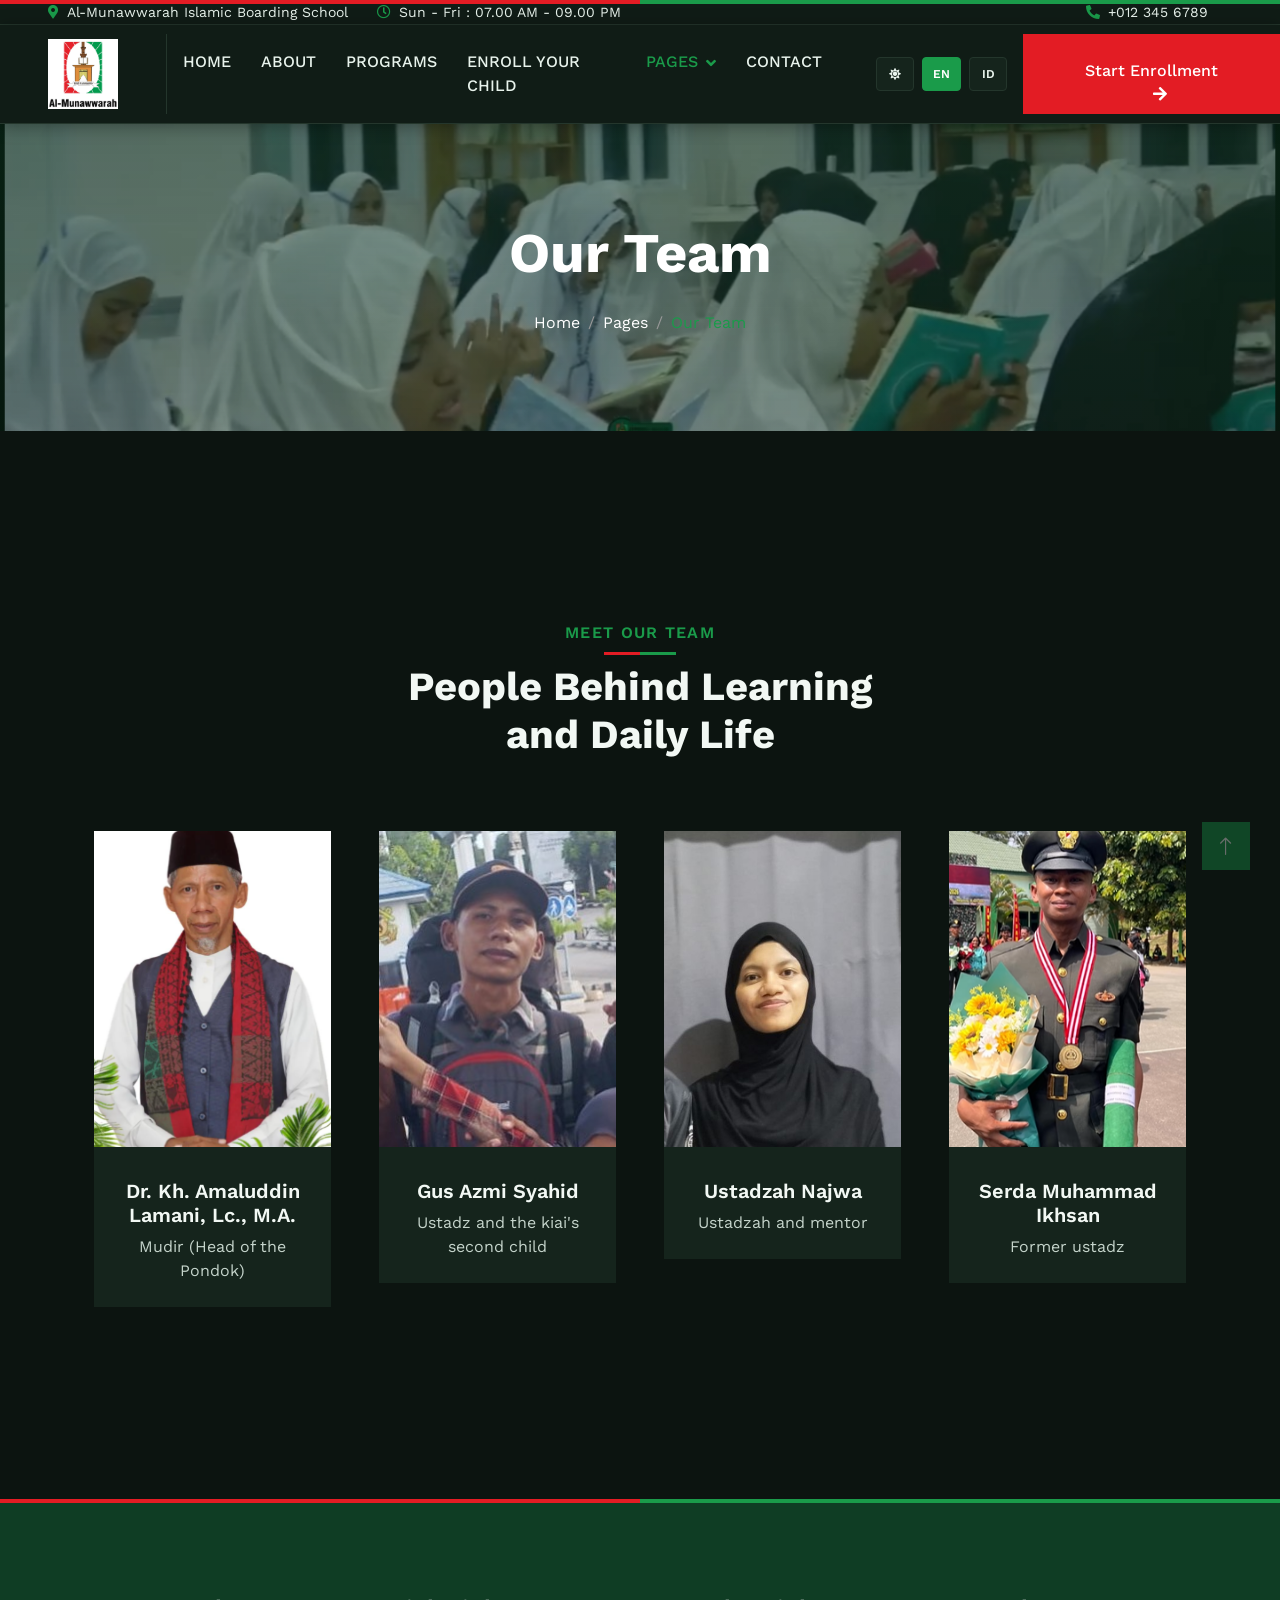
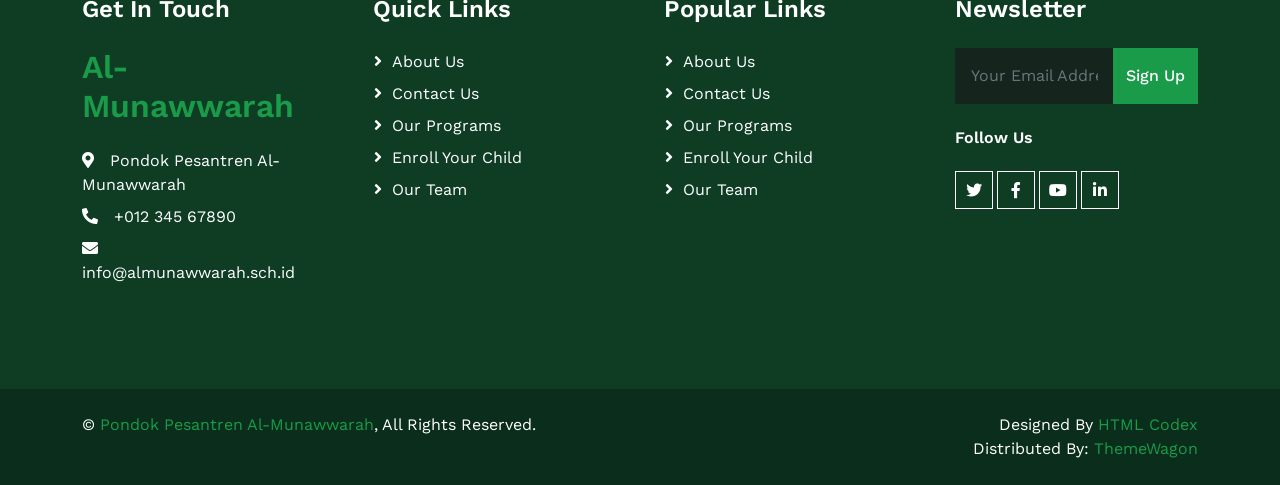
<file: team.html>
<!DOCTYPE html>
<html lang="en">

<head>
    <meta charset="utf-8">
    <title>Pondok Pesantren Al-Munawwarah</title>
    <meta content="width=device-width, initial-scale=1.0" name="viewport">
    <meta content="Pondok Pesantren Al-Munawwarah" name="keywords">
    <meta content="Islamic boarding school website for Pondok Pesantren Al-Munawwarah" name="description">
    <script>
        (function () {
            var theme = localStorage.getItem("am-theme") === "light" ? "light" : "dark";
            var lang = localStorage.getItem("am-lang") === "id" ? "id" : "en";
            document.documentElement.setAttribute("data-theme", theme);
            document.documentElement.setAttribute("lang", lang);
        })();
    </script>
    <link href="img/favicon.svg" rel="icon" type="image/svg+xml">
    <link rel="preconnect" href="https://fonts.googleapis.com">
    <link rel="preconnect" href="https://fonts.gstatic.com" crossorigin>
    <link href="https://fonts.googleapis.com/css2?family=Work+Sans:wght@400;500;600;700&display=swap" rel="stylesheet">
    <link href="https://cdnjs.cloudflare.com/ajax/libs/font-awesome/5.10.0/css/all.min.css" rel="stylesheet">
    <link href="https://cdn.jsdelivr.net/npm/bootstrap-icons@1.4.1/font/bootstrap-icons.css" rel="stylesheet">
    <link href="lib/animate/animate.min.css" rel="stylesheet">
    <link href="lib/owlcarousel/assets/owl.carousel.min.css" rel="stylesheet">
    <link href="css/bootstrap.min.css" rel="stylesheet">
    <link href="css/style.css?v=20261018-portrait-testimonials" rel="stylesheet">
</head>

<body>
    <div id="spinner" class="show bg-white position-fixed translate-middle w-100 vh-100 top-50 start-50 d-flex align-items-center justify-content-center">
        <div class="spinner-grow text-primary" role="status"></div>
    </div>

    <div class="container-fluid bg-dark text-light p-0">
        <div class="row gx-0 d-none d-lg-flex">
            <div class="col-lg-7 px-5 text-start">
                <div class="h-100 d-inline-flex align-items-center me-4">
                    <small class="fa fa-map-marker-alt text-primary me-2"></small>
                    <small data-i18n="top.location">Al-Munawwarah Islamic Boarding School</small>
                </div>
                <div class="h-100 d-inline-flex align-items-center">
                    <small class="far fa-clock text-primary me-2"></small>
                    <small data-i18n="top.hours">Sun - Fri : 07.00 AM - 09.00 PM</small>
                </div>
            </div>
            <div class="col-lg-5 px-5 text-end">
                <div class="h-100 d-inline-flex align-items-center me-4">
                    <small class="fa fa-phone-alt text-primary me-2"></small>
                    <small>+012 345 6789</small>
                </div>
                
            </div>
        </div>
    </div>

    <nav class="navbar navbar-expand-lg bg-white navbar-light sticky-top p-0">
        <a href="index.html" class="navbar-brand d-none d-lg-flex align-items-center border-end px-4 px-lg-5">
            <img src="img/logo.jpg" alt="Pondok Pesantren Al-Munawwarah">
        </a>
        <button type="button" class="navbar-brand navbar-toggler d-lg-none d-flex align-items-center" data-bs-toggle="collapse" data-bs-target="#navbarCollapse" aria-controls="navbarCollapse" aria-expanded="false" data-i18n-aria="nav.toggle">
            <img src="img/logo.jpg" alt="Pondok Pesantren Al-Munawwarah">
        </button>
        <div class="site-prefs d-flex d-lg-none align-items-center me-3 ms-auto">
            <button type="button" class="site-pref-btn theme-toggle" data-i18n-aria="theme.toggle" title="Toggle dark mode">
                <i class="fas fa-moon"></i>
            </button>
            <button type="button" class="lang-btn active" data-lang="en">EN</button>
            <button type="button" class="lang-btn" data-lang="id">ID</button>
        </div>
        <div class="collapse navbar-collapse" id="navbarCollapse">
            <div class="navbar-nav ms-auto p-4 p-lg-0">
                <a href="index.html" class="nav-item nav-link" data-i18n="nav.home">Home</a>
                <a href="about.html" class="nav-item nav-link" data-i18n="nav.about">About</a>
                <a href="courses.html" class="nav-item nav-link" data-i18n="nav.programs">Programs</a>
                <a href="appointment.html" class="nav-item nav-link" data-i18n="nav.register">Registration</a>
                <div class="nav-item dropdown">
                    <a href="#" class="nav-link dropdown-toggle active" data-bs-toggle="dropdown" data-i18n="nav.pages">Pages</a>
                    <div class="dropdown-menu bg-light m-0">
                        <a href="feature.html" class="dropdown-item" data-i18n="nav.values">Our Values</a>
                        <a href="team.html" class="dropdown-item active" data-i18n="nav.teachers">Teachers</a>
                        <a href="testimonial.html" class="dropdown-item" data-i18n="nav.testimonial">Testimonial</a>
                        <a href="404.html" class="dropdown-item" data-i18n="nav.404">404 Page</a>
                    </div>
                </div>
                <a href="contact.html" class="nav-item nav-link" data-i18n="nav.contact">Contact</a>
            </div>
            <div class="site-prefs d-none d-lg-flex align-items-center px-4 py-3 py-lg-0 pe-lg-3">
                <button type="button" class="site-pref-btn theme-toggle" data-i18n-aria="theme.toggle" title="Toggle dark mode">
                    <i class="fas fa-moon"></i>
                </button>
                <button type="button" class="lang-btn active" data-lang="en">EN</button>
                <button type="button" class="lang-btn" data-lang="id">ID</button>
            </div>
            <a href="appointment.html" class="btn btn-primary py-4 px-lg-5 d-none d-lg-block"><span data-i18n="nav.apply">Apply Now</span><i class="fa fa-arrow-right ms-3"></i></a>
        </div>
    </nav>

    <div class="container-fluid page-header py-6 my-6 mt-0 wow fadeIn" data-wow-delay="0.1s">
        <div class="container text-center">
            <h1 class="display-4 text-white animated slideInDown mb-4" data-i18n="page.teachers">Teachers</h1>
            <nav aria-label="breadcrumb animated slideInDown">
                <ol class="breadcrumb justify-content-center mb-0">
                    <li class="breadcrumb-item"><a class="text-white" href="index.html" data-i18n="crumb.home">Home</a></li>
                    <li class="breadcrumb-item"><a class="text-white" href="#" data-i18n="crumb.pages">Pages</a></li>
                    <li class="breadcrumb-item text-primary active" aria-current="page" data-i18n="page.teachers">Teachers</li>
                </ol>
            </nav>
        </div>
    </div>

    <div class="container-xxl py-6 story-section" data-reveal>
        <div class="container">
            <div class="text-center mx-auto mb-5 wow fadeInUp" data-wow-delay="0.1s" style="max-width: 500px;">
                <h6 class="text-primary text-uppercase mb-2" data-i18n="team.kicker">Meet Our Team</h6>
                <h1 class="display-6 mb-4" data-i18n="team.title">People Behind Learning and Daily Life</h1>
            </div>

            <div class="row g-4 justify-content-center team-items">
                <div class="col-lg-3 col-md-6 wow fadeInUp" data-wow-delay="0.1s">
                    <div class="team-item position-relative h-100">
                        <img class="img-fluid w-100" src="img/Mudir-Pimpinan Pondok.png" alt="Dr. Kh. Amaluddin Lamani, Lc., M.A.">
                        <div class="bg-light text-center p-4">
                            <h5 class="mt-2" data-i18n="team.mudir">Dr. Kh. Amaluddin Lamani, Lc., M.A.</h5>
                            <span data-i18n="team.mudirRole">Mudir (Head of the Pondok)</span>
                        </div>
                    </div>
                </div>
                <div class="col-lg-3 col-md-6 wow fadeInUp" data-wow-delay="0.3s">
                    <div class="team-item position-relative h-100">
                        <img class="img-fluid w-100" src="img/Azmi Syahid.jpeg" alt="Gus Azmi Syahid, ustadz Pondok Al-Munawwarah">
                        <div class="bg-light text-center p-4">
                            <h5 class="mt-2" data-i18n="team.azmi">Gus Azmi Syahid</h5>
                            <span data-i18n="team.azmiRole">Ustadz and key member of the pondok</span>
                        </div>
                    </div>
                </div>
                <div class="col-lg-3 col-md-6 wow fadeInUp" data-wow-delay="0.5s">
                    <div class="team-item position-relative h-100">
                        <img class="img-fluid w-100" src="img/Ustadzah Najwa.jpeg" alt="Ustadzah Najwa" loading="lazy">
                        <div class="bg-light text-center p-4">
                            <h5 class="mt-2" data-i18n="team.najwa">Ustadzah Najwa</h5>
                            <span data-i18n="team.najwaRole">Ustadzah and mentor</span>
                        </div>
                    </div>
                </div>
                <div class="col-lg-3 col-md-6 wow fadeInUp" data-wow-delay="0.7s">
                    <div class="team-item position-relative h-100">
                        <img class="img-fluid w-100" src="img/Serda Muhammad Ikhsan.png" alt="Serda Muhammad Ikhsan, former ustadz" loading="lazy">
                        <div class="bg-light text-center p-4">
                            <h5 class="mt-2" data-i18n="team.ikhsan">Serda Muhammad Ikhsan</h5>
                            <span data-i18n="team.ikhsanRole">Former ustadz</span>
                        </div>
                    </div>
                </div>
            </div>

        </div>
    </div>

    <div class="container-fluid bg-dark text-light footer my-6 mb-0 py-6 wow fadeIn" data-wow-delay="0.1s">
        <div class="container">
            <div class="row g-5">
                <div class="col-lg-3 col-md-6">
                    <h4 class="text-white mb-4" data-i18n="footer.touch">Get In Touch</h4>
                    <h2 class="text-primary mb-4">Al-Munawwarah</h2>
                    <p class="mb-2"><i class="fa fa-map-marker-alt me-3"></i>Pondok Pesantren Al-Munawwarah</p>
                    <p class="mb-2"><i class="fa fa-phone-alt me-3"></i>+012 345 67890</p>
                    <p class="mb-2"><i class="fa fa-envelope me-3"></i>info@almunawwarah.sch.id</p>
                </div>
                <div class="col-lg-3 col-md-6">
                    <h4 class="text-light mb-4" data-i18n="footer.quick">Quick Links</h4>
                    <a class="btn btn-link" href="about.html" data-i18n="footer.about">About Us</a>
                    <a class="btn btn-link" href="contact.html" data-i18n="footer.contact">Contact Us</a>
                    <a class="btn btn-link" href="courses.html" data-i18n="footer.programs">Our Programs</a>
                    <a class="btn btn-link" href="appointment.html" data-i18n="footer.register">Enroll Your Child</a>
                    <a class="btn btn-link" href="team.html" data-i18n="footer.teachers">Teachers</a>
                </div>
                <div class="col-lg-3 col-md-6">
                    <h4 class="text-light mb-4" data-i18n="footer.popular">Popular Links</h4>
                    <a class="btn btn-link" href="about.html" data-i18n="footer.about">About Us</a>
                    <a class="btn btn-link" href="contact.html" data-i18n="footer.contact">Contact Us</a>
                    <a class="btn btn-link" href="courses.html" data-i18n="footer.programs">Our Programs</a>
                    <a class="btn btn-link" href="appointment.html" data-i18n="footer.register">Enroll Your Child</a>
                    <a class="btn btn-link" href="team.html" data-i18n="footer.teachers">Teachers</a>
                </div>
                <div class="col-lg-3 col-md-6">
                    <h4 class="text-light mb-4" data-i18n="footer.news">Newsletter</h4>
                    <form action="">
                        <div class="input-group">
                            <input type="text" class="form-control p-3 border-0" data-i18n-placeholder="footer.emailPh" placeholder="Your Email Address">
                            <button class="btn btn-primary" data-i18n="footer.signup">Sign Up</button>
                        </div>
                    </form>
                    <h6 class="text-white mt-4 mb-3" data-i18n="footer.follow">Follow Us</h6>
                    <div class="d-flex pt-2">
                        <a class="btn btn-square btn-outline-light me-1" href=""><i class="fab fa-twitter"></i></a>
                        <a class="btn btn-square btn-outline-light me-1" href=""><i class="fab fa-facebook-f"></i></a>
                        <a class="btn btn-square btn-outline-light me-1" href=""><i class="fab fa-youtube"></i></a>
                        <a class="btn btn-square btn-outline-light me-0" href=""><i class="fab fa-linkedin-in"></i></a>
                    </div>
                </div>
            </div>
        </div>
    </div>

    <div class="container-fluid copyright text-light py-4 wow fadeIn" data-wow-delay="0.1s">
        <div class="container">
            <div class="row">
                <div class="col-md-6 text-center text-md-start mb-3 mb-md-0">
                    &copy; <a href="index.html">Pondok Pesantren Al-Munawwarah</a><span data-i18n="copy.rights">, All Rights Reserved.</span>
                </div>
                <div class="col-md-6 text-center text-md-end">
                    Designed By <a href="https://htmlcodex.com">HTML Codex</a>
                    <br>Distributed By: <a href="https://themewagon.com" target="_blank">ThemeWagon</a>
                </div>
            </div>
        </div>
    </div>

    <a href="#" class="btn btn-lg btn-primary btn-lg-square back-to-top"><i class="bi bi-arrow-up"></i></a>

    <script src="https://code.jquery.com/jquery-3.4.1.min.js"></script>
    <script src="https://cdn.jsdelivr.net/npm/bootstrap@5.0.0/dist/js/bootstrap.bundle.min.js"></script>
    <script src="lib/wow/wow.min.js"></script>
    <script src="lib/easing/easing.min.js"></script>
    <script src="lib/waypoints/waypoints.min.js"></script>
    <script src="lib/owlcarousel/owl.carousel.min.js"></script>
    <script src="js/main.js"></script>
    <script src="js/site.js?v=20261018-portrait-testimonials"></script>
</body>

</html>
</file>
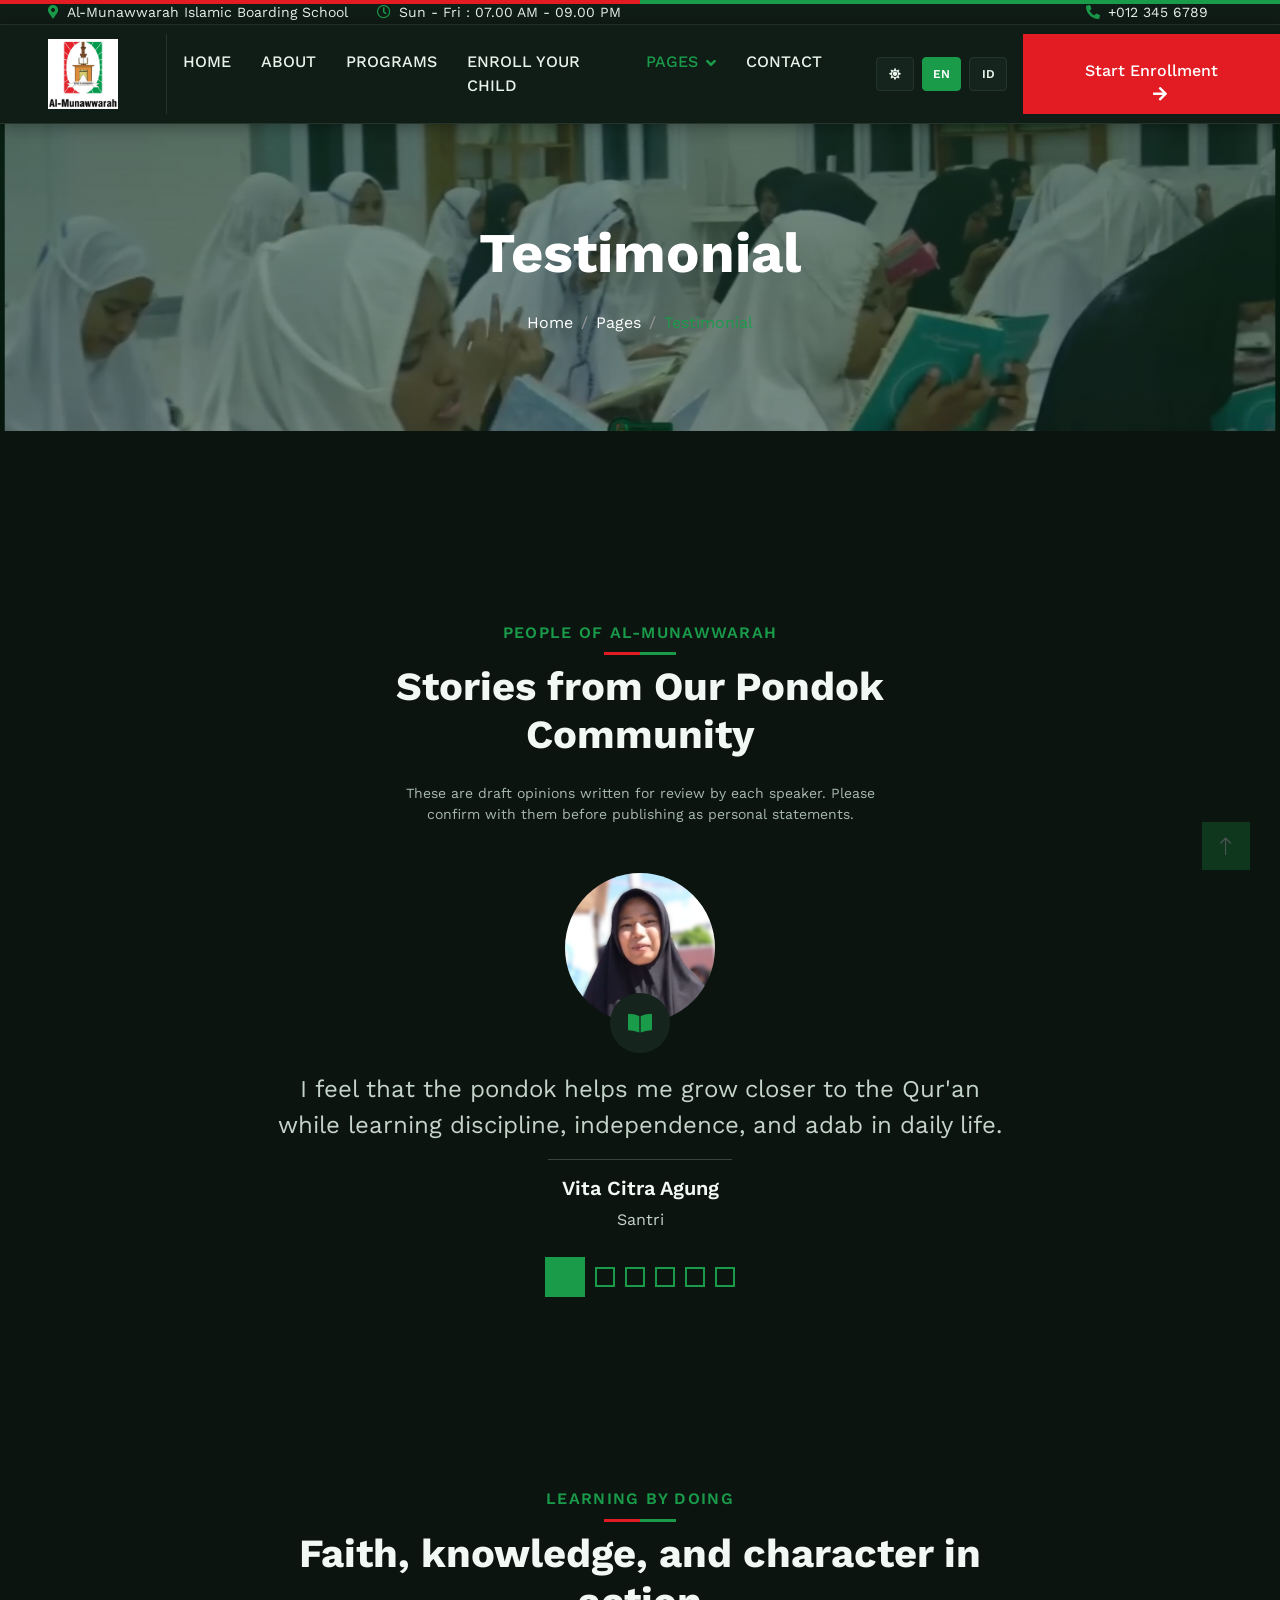
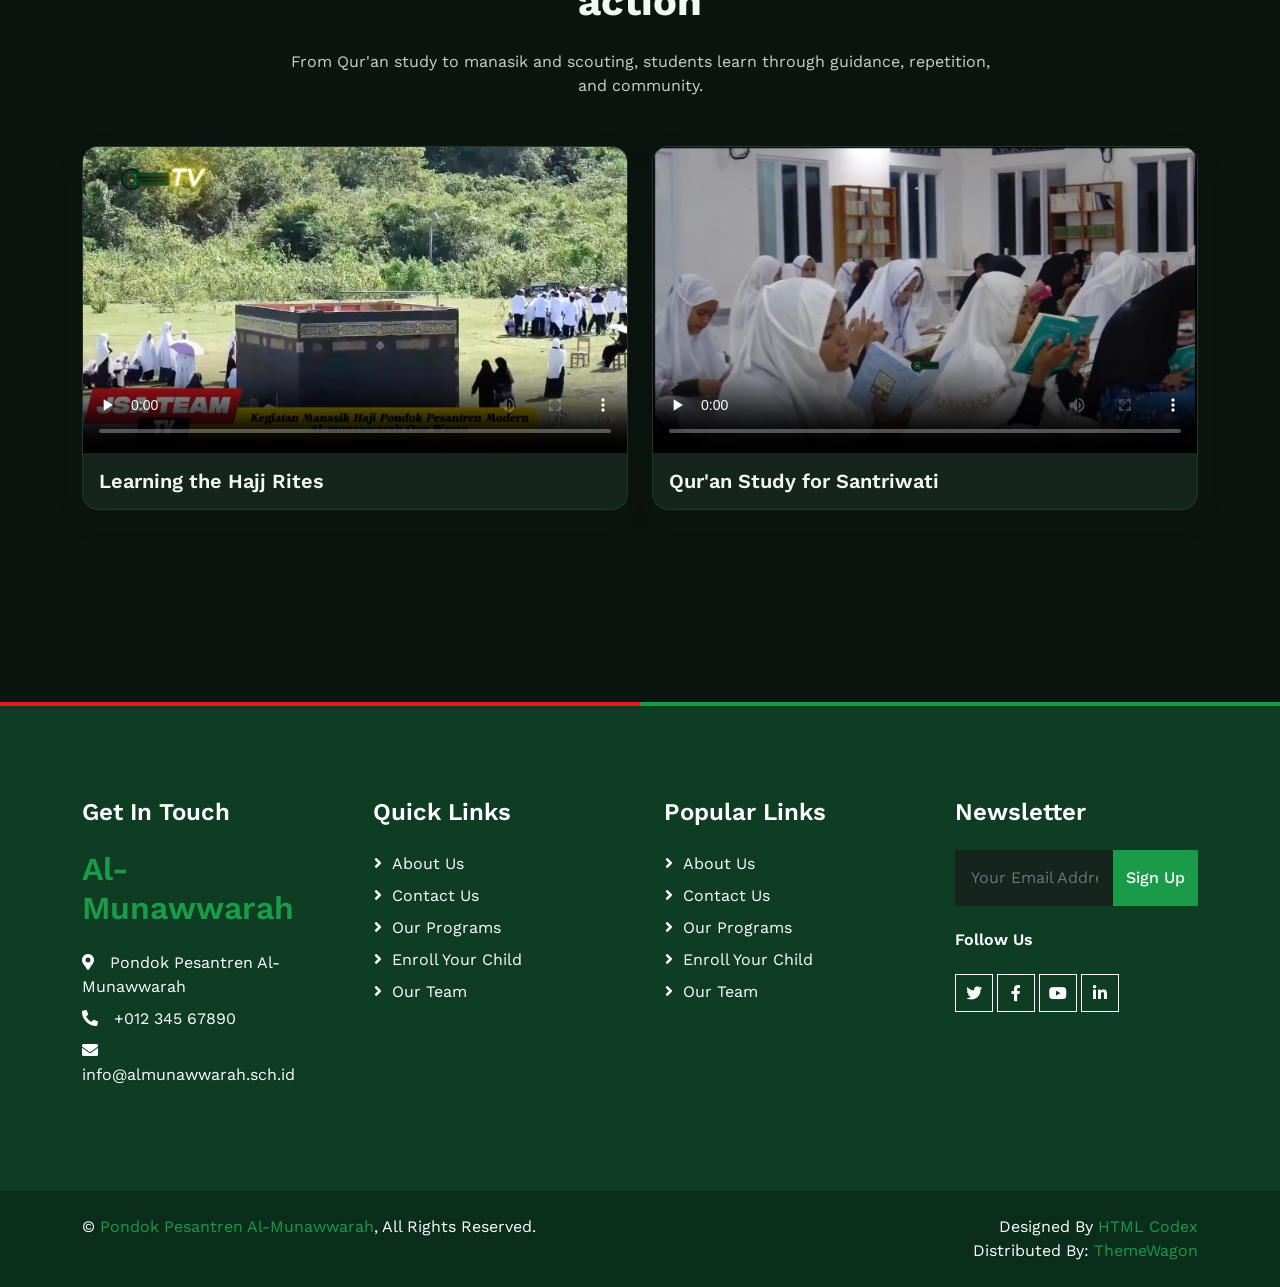
<file: testimonial.html>
<!DOCTYPE html>
<html lang="en">

<head>
    <meta charset="utf-8">
    <title>Pondok Pesantren Al-Munawwarah</title>
    <meta content="width=device-width, initial-scale=1.0" name="viewport">
    <meta content="Pondok Pesantren Al-Munawwarah" name="keywords">
    <meta content="Islamic boarding school website for Pondok Pesantren Al-Munawwarah" name="description">
    <script>
        (function () {
            var theme = localStorage.getItem("am-theme") === "light" ? "light" : "dark";
            var lang = localStorage.getItem("am-lang") === "id" ? "id" : "en";
            document.documentElement.setAttribute("data-theme", theme);
            document.documentElement.setAttribute("lang", lang);
        })();
    </script>
    <link href="img/favicon.svg" rel="icon" type="image/svg+xml">
    <link rel="preconnect" href="https://fonts.googleapis.com">
    <link rel="preconnect" href="https://fonts.gstatic.com" crossorigin>
    <link href="https://fonts.googleapis.com/css2?family=Work+Sans:wght@400;500;600;700&display=swap" rel="stylesheet">
    <link href="https://cdnjs.cloudflare.com/ajax/libs/font-awesome/5.10.0/css/all.min.css" rel="stylesheet">
    <link href="https://cdn.jsdelivr.net/npm/bootstrap-icons@1.4.1/font/bootstrap-icons.css" rel="stylesheet">
    <link href="lib/animate/animate.min.css" rel="stylesheet">
    <link href="lib/owlcarousel/assets/owl.carousel.min.css" rel="stylesheet">
    <link href="css/bootstrap.min.css" rel="stylesheet">
    <link href="css/style.css?v=20261018-portrait-testimonials" rel="stylesheet">
</head>

<body>
    <div id="spinner" class="show bg-white position-fixed translate-middle w-100 vh-100 top-50 start-50 d-flex align-items-center justify-content-center">
        <div class="spinner-grow text-primary" role="status"></div>
    </div>

    <div class="container-fluid bg-dark text-light p-0">
        <div class="row gx-0 d-none d-lg-flex">
            <div class="col-lg-7 px-5 text-start">
                <div class="h-100 d-inline-flex align-items-center me-4">
                    <small class="fa fa-map-marker-alt text-primary me-2"></small>
                    <small data-i18n="top.location">Al-Munawwarah Islamic Boarding School</small>
                </div>
                <div class="h-100 d-inline-flex align-items-center">
                    <small class="far fa-clock text-primary me-2"></small>
                    <small data-i18n="top.hours">Sun - Fri : 07.00 AM - 09.00 PM</small>
                </div>
            </div>
            <div class="col-lg-5 px-5 text-end">
                <div class="h-100 d-inline-flex align-items-center me-4">
                    <small class="fa fa-phone-alt text-primary me-2"></small>
                    <small>+012 345 6789</small>
                </div>
                
            </div>
        </div>
    </div>

    <nav class="navbar navbar-expand-lg bg-white navbar-light sticky-top p-0">
        <a href="index.html" class="navbar-brand d-none d-lg-flex align-items-center border-end px-4 px-lg-5">
            <img src="img/logo.jpg" alt="Pondok Pesantren Al-Munawwarah">
        </a>
        <button type="button" class="navbar-brand navbar-toggler d-lg-none d-flex align-items-center" data-bs-toggle="collapse" data-bs-target="#navbarCollapse" aria-controls="navbarCollapse" aria-expanded="false" data-i18n-aria="nav.toggle">
            <img src="img/logo.jpg" alt="Pondok Pesantren Al-Munawwarah">
        </button>
        <div class="site-prefs d-flex d-lg-none align-items-center me-3 ms-auto">
            <button type="button" class="site-pref-btn theme-toggle" data-i18n-aria="theme.toggle" title="Toggle dark mode">
                <i class="fas fa-moon"></i>
            </button>
            <button type="button" class="lang-btn active" data-lang="en">EN</button>
            <button type="button" class="lang-btn" data-lang="id">ID</button>
        </div>
        <div class="collapse navbar-collapse" id="navbarCollapse">
            <div class="navbar-nav ms-auto p-4 p-lg-0">
                <a href="index.html" class="nav-item nav-link" data-i18n="nav.home">Home</a>
                <a href="about.html" class="nav-item nav-link" data-i18n="nav.about">About</a>
                <a href="courses.html" class="nav-item nav-link" data-i18n="nav.programs">Programs</a>
                <a href="appointment.html" class="nav-item nav-link" data-i18n="nav.register">Registration</a>
                <div class="nav-item dropdown">
                    <a href="#" class="nav-link dropdown-toggle active" data-bs-toggle="dropdown" data-i18n="nav.pages">Pages</a>
                    <div class="dropdown-menu bg-light m-0">
                        <a href="feature.html" class="dropdown-item" data-i18n="nav.values">Our Values</a>
                        <a href="team.html" class="dropdown-item" data-i18n="nav.teachers">Teachers</a>
                        <a href="testimonial.html" class="dropdown-item active" data-i18n="nav.testimonial">Testimonial</a>
                        <a href="404.html" class="dropdown-item" data-i18n="nav.404">404 Page</a>
                    </div>
                </div>
                <a href="contact.html" class="nav-item nav-link" data-i18n="nav.contact">Contact</a>
            </div>
            <div class="site-prefs d-none d-lg-flex align-items-center px-4 py-3 py-lg-0 pe-lg-3">
                <button type="button" class="site-pref-btn theme-toggle" data-i18n-aria="theme.toggle" title="Toggle dark mode">
                    <i class="fas fa-moon"></i>
                </button>
                <button type="button" class="lang-btn active" data-lang="en">EN</button>
                <button type="button" class="lang-btn" data-lang="id">ID</button>
            </div>
            <a href="appointment.html" class="btn btn-primary py-4 px-lg-5 d-none d-lg-block"><span data-i18n="nav.apply">Apply Now</span><i class="fa fa-arrow-right ms-3"></i></a>
        </div>
    </nav>

    <div class="container-fluid page-header py-6 my-6 mt-0 wow fadeIn" data-wow-delay="0.1s">
        <div class="container text-center">
            <h1 class="display-4 text-white animated slideInDown mb-4" data-i18n="page.testimonial">Testimonial</h1>
            <nav aria-label="breadcrumb animated slideInDown">
                <ol class="breadcrumb justify-content-center mb-0">
                    <li class="breadcrumb-item"><a class="text-white" href="index.html" data-i18n="crumb.home">Home</a></li>
                    <li class="breadcrumb-item"><a class="text-white" href="#" data-i18n="crumb.pages">Pages</a></li>
                    <li class="breadcrumb-item text-primary active" aria-current="page" data-i18n="page.testimonial">Testimonial</li>
                </ol>
            </nav>
        </div>
    </div>

    <div class="container-xxl py-6 story-section" data-reveal>
        <div class="container">
            <div class="text-center mx-auto mb-5 wow fadeInUp" data-wow-delay="0.1s" style="max-width: 500px;">
                <h6 class="text-primary text-uppercase mb-2" data-i18n="testi.kicker">Testimonial</h6>
                <h1 class="display-6 mb-4" data-i18n="testi.title">Growing Together at the Pondok</h1>
                <p class="text-muted small" data-i18n="testi.note">These are draft opinions written for review by each speaker. Please confirm with them before publishing as personal statements.</p>
            </div>
            <div class="row justify-content-center">
                <div class="col-lg-8 wow fadeInUp" data-wow-delay="0.1s">
                    <div class="owl-carousel testimonial-carousel">
                        <div class="testimonial-item text-center">
                            <div class="position-relative mb-5">
                                <img class="img-fluid rounded-circle mx-auto" src="img/Vita Citra Agung - Santri Pondok.png" alt="Vita Citra Agung, santri Pondok Al-Munawwarah">
                                <div class="position-absolute top-100 start-50 translate-middle d-flex align-items-center justify-content-center bg-white rounded-circle" style="width: 60px; height: 60px;">
                                    <i class="fa fa-book-open fa-lg text-primary"></i>
                                </div>
                            </div>
                            <p class="fs-4" data-i18n="testi.q1">I feel that the pondok helps me grow closer to the Qur'an while learning discipline, independence, and adab in daily life.</p>
                            <hr class="w-25 mx-auto">
                            <h5 data-i18n="testi.n1">Vita Citra Agung</h5>
                            <span data-i18n="testi.r1">Santri</span>
                        </div>
                        <div class="testimonial-item text-center">
                            <div class="position-relative mb-5">
                                <img class="img-fluid rounded-circle mx-auto" src="img/Gus Azmi Syahid.jpeg" alt="Gus Azmi Syahid, ustadz Pondok Al-Munawwarah" loading="lazy">
                                <div class="position-absolute top-100 start-50 translate-middle d-flex align-items-center justify-content-center bg-white rounded-circle" style="width: 60px; height: 60px;">
                                    <i class="fa fa-book-open fa-lg text-primary"></i>
                                </div>
                            </div>
                            <p class="fs-4" data-i18n="testi.q2">I value how Al-Munawwarah brings Qur'anic learning, worship, and care for students together every day.</p>
                            <hr class="w-25 mx-auto">
                            <h5 data-i18n="testi.n2">Gus Azmi Syahid</h5>
                            <span data-i18n="testi.r2">Ustadz; the kiai's second son</span>
                        </div>
                        <div class="testimonial-item text-center">
                            <div class="position-relative mb-5">
                                <img class="img-fluid rounded-circle mx-auto" src="img/Ustadzah Najwa - 1-1.jpeg" alt="Ustadzah Najwa" loading="lazy">
                                <div class="position-absolute top-100 start-50 translate-middle d-flex align-items-center justify-content-center bg-white rounded-circle" style="width: 60px; height: 60px;">
                                    <i class="fa fa-book-open fa-lg text-primary"></i>
                                </div>
                            </div>
                            <p class="fs-4" data-i18n="testi.q4">I believe a caring routine helps santri feel supported as they learn, worship, and build good character.</p>
                            <hr class="w-25 mx-auto">
                            <h5 data-i18n="testi.n4">Ustadzah Najwa</h5>
                            <span data-i18n="testi.r4">Ustadzah and mentor</span>
                        </div>
                        <div class="testimonial-item text-center">
                            <div class="position-relative mb-5">
                                <img class="img-fluid rounded-circle mx-auto" src="img/Muhammad Ikhsan.png" alt="Serda Muhammad Ikhsan, former ustadz" loading="lazy">
                                <div class="position-absolute top-100 start-50 translate-middle d-flex align-items-center justify-content-center bg-white rounded-circle" style="width: 60px; height: 60px;">
                                    <i class="fa fa-book-open fa-lg text-primary"></i>
                                </div>
                            </div>
                            <p class="fs-4" data-i18n="testi.q5">I value the discipline and sense of responsibility the pondok encourages alongside learning and worship.</p>
                            <hr class="w-25 mx-auto">
                            <h5 data-i18n="testi.n5">Serda Muhammad Ikhsan</h5>
                            <span data-i18n="testi.r5">Former ustadz</span>
                        </div>
                        <div class="testimonial-item text-center">
                            <div class="position-relative mb-5">
                                <img class="img-fluid rounded-circle mx-auto" src="img/Ahnaf Haidar.jpeg" alt="Ahnaf Haidar, IT support for the pondok" loading="lazy">
                                <div class="position-absolute top-100 start-50 translate-middle d-flex align-items-center justify-content-center bg-white rounded-circle" style="width: 60px; height: 60px;">
                                    <i class="fa fa-laptop fa-lg text-primary"></i>
                                </div>
                            </div>
                            <p class="fs-4" data-i18n="testi.q6">I appreciate how reliable technology can support learning and the pondok's daily activities.</p>
                            <hr class="w-25 mx-auto">
                            <h5 data-i18n="testi.n6">Ahnaf Haidar</h5>
                            <span data-i18n="testi.r6">IT support</span>
                        </div>
                        <div class="testimonial-item text-center">
                            <div class="position-relative mb-5">
                                <img class="img-fluid rounded-circle mx-auto" src="img/rehan.jpeg" alt="Rehan, santri Pondok Al-Munawwarah">
                                <div class="position-absolute top-100 start-50 translate-middle d-flex align-items-center justify-content-center bg-white rounded-circle" style="width: 60px; height: 60px;">
                                    <i class="fa fa-book-open fa-lg text-primary"></i>
                                </div>
                            </div>
                            <p class="fs-4" data-i18n="testi.q3">For me, pondok life is about growing in knowledge and friendship while sharing worship and activities.</p>
                            <hr class="w-25 mx-auto">
                            <h5 data-i18n="testi.n3">Rehan</h5>
                            <span data-i18n="testi.r3">Santri</span>
                        </div>
                    </div>
                </div>
            </div>
        </div>
    </div>

    <div class="container-xxl py-6 story-section" data-reveal>
        <div class="container">
            <div class="text-center mx-auto mb-5" style="max-width: 700px;">
                <h6 class="text-primary text-uppercase mb-2" data-i18n="activities.valuesKicker">Learning by doing</h6>
                <h2 class="display-6 mb-4" data-i18n="activities.valuesTitle">Faith, knowledge, and character in action</h2>
                <p data-i18n="activities.valuesText">From Qur'an study to manasik and scouting, students learn through guidance, repetition, and community.</p>
            </div>
            <div class="row g-4">
                <div class="col-lg-6">
                    <article class="activity-card h-100">
                        <video class="activity-video" controls preload="none" playsinline poster="img/kegiatan manasik haji 1.png" aria-label="Learning the Hajj rites" data-i18n-aria="gallery.hajj">
                            <source src="img/Kegiatan Manasik Haji.mp4" type="video/mp4">
                            Your browser does not support HTML video.
                        </video>
                        <h3 class="h5 p-3 mb-0" data-i18n="gallery.hajj">Learning the Hajj rites</h3>
                    </article>
                </div>
                <div class="col-lg-6">
                    <article class="activity-card h-100">
                        <video class="activity-video" controls preload="none" playsinline poster="img/Kegiatan Ngaji Putri.png" aria-label="Qur'an study for santriwati" data-i18n-aria="gallery.ngaji">
                            <source src="img/Kegiatan Ngaji Putri.mp4" type="video/mp4">
                            Your browser does not support HTML video.
                        </video>
                        <h3 class="h5 p-3 mb-0" data-i18n="gallery.ngaji">Qur'an study for santriwati</h3>
                    </article>
                </div>
            </div>
        </div>
    </div>

    <div class="container-fluid bg-dark text-light footer my-6 mb-0 py-6 wow fadeIn" data-wow-delay="0.1s">
        <div class="container">
            <div class="row g-5">
                <div class="col-lg-3 col-md-6">
                    <h4 class="text-white mb-4" data-i18n="footer.touch">Get In Touch</h4>
                    <h2 class="text-primary mb-4">Al-Munawwarah</h2>
                    <p class="mb-2"><i class="fa fa-map-marker-alt me-3"></i>Pondok Pesantren Al-Munawwarah</p>
                    <p class="mb-2"><i class="fa fa-phone-alt me-3"></i>+012 345 67890</p>
                    <p class="mb-2"><i class="fa fa-envelope me-3"></i>info@almunawwarah.sch.id</p>
                </div>
                <div class="col-lg-3 col-md-6">
                    <h4 class="text-light mb-4" data-i18n="footer.quick">Quick Links</h4>
                    <a class="btn btn-link" href="about.html" data-i18n="footer.about">About Us</a>
                    <a class="btn btn-link" href="contact.html" data-i18n="footer.contact">Contact Us</a>
                    <a class="btn btn-link" href="courses.html" data-i18n="footer.programs">Our Programs</a>
                    <a class="btn btn-link" href="appointment.html" data-i18n="footer.register">Enroll Your Child</a>
                    <a class="btn btn-link" href="team.html" data-i18n="footer.teachers">Teachers</a>
                </div>
                <div class="col-lg-3 col-md-6">
                    <h4 class="text-light mb-4" data-i18n="footer.popular">Popular Links</h4>
                    <a class="btn btn-link" href="about.html" data-i18n="footer.about">About Us</a>
                    <a class="btn btn-link" href="contact.html" data-i18n="footer.contact">Contact Us</a>
                    <a class="btn btn-link" href="courses.html" data-i18n="footer.programs">Our Programs</a>
                    <a class="btn btn-link" href="appointment.html" data-i18n="footer.register">Enroll Your Child</a>
                    <a class="btn btn-link" href="team.html" data-i18n="footer.teachers">Teachers</a>
                </div>
                <div class="col-lg-3 col-md-6">
                    <h4 class="text-light mb-4" data-i18n="footer.news">Newsletter</h4>
                    <form action="">
                        <div class="input-group">
                            <input type="text" class="form-control p-3 border-0" data-i18n-placeholder="footer.emailPh" placeholder="Your Email Address">
                            <button class="btn btn-primary" data-i18n="footer.signup">Sign Up</button>
                        </div>
                    </form>
                    <h6 class="text-white mt-4 mb-3" data-i18n="footer.follow">Follow Us</h6>
                    <div class="d-flex pt-2">
                        <a class="btn btn-square btn-outline-light me-1" href=""><i class="fab fa-twitter"></i></a>
                        <a class="btn btn-square btn-outline-light me-1" href=""><i class="fab fa-facebook-f"></i></a>
                        <a class="btn btn-square btn-outline-light me-1" href=""><i class="fab fa-youtube"></i></a>
                        <a class="btn btn-square btn-outline-light me-0" href=""><i class="fab fa-linkedin-in"></i></a>
                    </div>
                </div>
            </div>
        </div>
    </div>

    <div class="container-fluid copyright text-light py-4 wow fadeIn" data-wow-delay="0.1s">
        <div class="container">
            <div class="row">
                <div class="col-md-6 text-center text-md-start mb-3 mb-md-0">
                    &copy; <a href="index.html">Pondok Pesantren Al-Munawwarah</a><span data-i18n="copy.rights">, All Rights Reserved.</span>
                </div>
                <div class="col-md-6 text-center text-md-end">
                    Designed By <a href="https://htmlcodex.com">HTML Codex</a>
                    <br>Distributed By: <a href="https://themewagon.com" target="_blank">ThemeWagon</a>
                </div>
            </div>
        </div>
    </div>

    <a href="#" class="btn btn-lg btn-primary btn-lg-square back-to-top"><i class="bi bi-arrow-up"></i></a>

    <script src="https://code.jquery.com/jquery-3.4.1.min.js"></script>
    <script src="https://cdn.jsdelivr.net/npm/bootstrap@5.0.0/dist/js/bootstrap.bundle.min.js"></script>
    <script src="lib/wow/wow.min.js"></script>
    <script src="lib/easing/easing.min.js"></script>
    <script src="lib/waypoints/waypoints.min.js"></script>
    <script src="lib/owlcarousel/owl.carousel.min.js"></script>
    <script src="js/main.js"></script>
    <script src="js/site.js?v=20261018-portrait-testimonials"></script>
</body>

</html>
</file>
<file: css/style.css>
/********** Template CSS **********/
:root {
    --primary: #1A9B4A;
    --accent: #E31C24;
    --secondary: #5F6B66;
    --light: #FFFFFF;
    --soft: #F7FBF8;
    --dark: #0F3D24;
    --bs-primary: #1A9B4A;
    --bs-secondary: #5F6B66;
    --bs-light: #FFFFFF;
    --bs-dark: #0F3D24;
}

body {
    background-color: #FFFFFF;
    color: var(--secondary);
}

.bg-accent {
    background-color: var(--accent) !important;
}

.text-accent {
    color: var(--accent) !important;
}

.btn.btn-accent {
    color: #FFFFFF;
    background-color: var(--accent);
    border-color: var(--accent);
}

.btn.btn-accent:hover {
    color: #FFFFFF;
    background-color: #c41820;
    border-color: #c41820;
}

.py-6 {
    padding-top: 6rem;
    padding-bottom: 6rem;
}

.my-6 {
    margin-top: 6rem;
    margin-bottom: 6rem;
}

.back-to-top {
    position: fixed;
    display: none;
    right: 30px;
    bottom: 30px;
    z-index: 99;
}


/*** Spinner ***/
#spinner {
    opacity: 0;
    visibility: hidden;
    transition: opacity .5s ease-out, visibility 0s linear .5s;
    z-index: 99999;
}

#spinner.show {
    transition: opacity .5s ease-out, visibility 0s linear 0s;
    visibility: visible;
    opacity: 1;
}


/*** Button ***/
.btn {
    font-weight: 500;
    transition: .5s;
}

.btn.btn-primary,
.btn.btn-outline-primary:hover {
    color: #FFFFFF;
}

.btn-square {
    width: 38px;
    height: 38px;
}

.btn-sm-square {
    width: 32px;
    height: 32px;
}

.btn-lg-square {
    width: 48px;
    height: 48px;
}

.btn-square,
.btn-sm-square,
.btn-lg-square {
    padding: 0;
    display: flex;
    align-items: center;
    justify-content: center;
    font-weight: normal;
}


/*** Navbar ***/
.container-fluid.bg-dark.text-light.p-0:not(.footer) {
    background: #FFFFFF !important;
    color: var(--dark) !important;
    border-bottom: 1px solid #E8EEE9;
    position: relative;
}

.container-fluid.bg-dark.text-light.p-0:not(.footer)::before {
    content: "";
    position: absolute;
    top: 0;
    left: 0;
    right: 0;
    height: 4px;
    background: linear-gradient(90deg, var(--accent) 0 50%, var(--primary) 50% 100%);
}

.container-fluid.bg-dark.text-light.p-0:not(.footer) .btn-link {
    color: var(--dark);
}

.navbar.sticky-top {
    top: -100px;
    transition: .5s;
    box-shadow: 0 2px 16px rgba(15, 61, 36, .06);
    border-bottom: 1px solid #E8EEE9;
}

.navbar .btn.btn-primary {
    background-color: var(--accent);
    border-color: var(--accent);
}

.navbar .navbar-brand,
.navbar a.btn {
    height: 80px
}

.navbar .navbar-nav .nav-link {
    margin-right: 30px;
    padding: 25px 0;
    color: var(--dark);
    font-weight: 500;
    text-transform: uppercase;
    outline: none;
}

.navbar .navbar-nav .nav-link:hover,
.navbar .navbar-nav .nav-link.active {
    color: var(--primary);
}

.navbar .dropdown-toggle::after {
    border: none;
    content: "\f107";
    font-family: "Font Awesome 5 Free";
    font-weight: 900;
    vertical-align: middle;
    margin-left: 8px;
}

@media (max-width: 991.98px) {
    .navbar .navbar-nav .nav-link  {
        margin-right: 0;
        padding: 10px 0;
    }

    .navbar .navbar-nav {
        border-top: 1px solid #EEEEEE;
    }
}

@media (min-width: 992px) {
    .navbar .nav-item .dropdown-menu {
        display: block;
        border: none;
        margin-top: 0;
        top: 150%;
        opacity: 0;
        visibility: hidden;
        transition: .5s;
    }

    .navbar .nav-item:hover .dropdown-menu {
        top: 100%;
        visibility: visible;
        transition: .5s;
        opacity: 1;
    }
}


/*** Header ***/
.navbar-brand img,
.navbar-toggler img {
    height: 70px;
    width: auto;
    display: block;
}

.navbar .navbar-toggler.navbar-brand {
    border: 0;
    padding: 0.5rem 1.5rem;
    box-shadow: none;
}

.navbar .navbar-toggler.navbar-brand:focus {
    box-shadow: none;
}

.carousel-caption {
    top: 0;
    left: 0;
    right: 0;
    bottom: 0;
    display: flex;
    align-items: center;
    justify-content: center;
    text-align: center;
    background: rgba(15, 61, 36, .32);
    z-index: 1;
}

.carousel-caption h1 {
    text-shadow: 0 2px 18px rgba(0, 0, 0, .45);
}

.carousel-control-prev,
.carousel-control-next {
    width: 15%;
}

.carousel-control-prev-icon,
.carousel-control-next-icon {
    width: 3rem;
    height: 3rem;
    background-color: var(--primary);
    border: 10px solid var(--primary);
}

@media (max-width: 768px) {
    #header-carousel .carousel-item {
        position: relative;
        min-height: 450px;
    }
    
    #header-carousel .carousel-item img {
        position: absolute;
        width: 100%;
        height: 100%;
        object-fit: cover;
    }
}

.page-header {
    background: linear-gradient(rgba(15, 61, 36, .52), rgba(15, 61, 36, .38)), url("../img/Kegiatan Ngaji Putri.png") center center no-repeat;
    background-size: cover;
}

h6.text-primary.text-uppercase {
    letter-spacing: .08em;
}

h6.text-primary.text-uppercase::after {
    content: "";
    display: block;
    width: 72px;
    height: 3px;
    margin-top: 10px;
    background: linear-gradient(90deg, var(--accent) 50%, var(--primary) 50%);
}

.text-center h6.text-primary.text-uppercase::after {
    margin-left: auto;
    margin-right: auto;
}

.facts .col-lg-4:nth-child(2) .btn-lg-square {
    background-color: var(--accent) !important;
}

.row.gy-5 .col-sm-6:nth-child(even) .btn-square {
    background-color: var(--accent) !important;
}

.breadcrumb-item+.breadcrumb-item::before {
    color: #999999;
}


/*** Facts ***/
@media (min-width: 991.98px) {
    .facts {
        position: relative;
        margin-top: -75px;
        z-index: 1;
    }
}


/*** Courses ***/
.appointment-box {
    border: 2px solid #E8EEE9 !important;
    box-shadow: 0 12px 40px rgba(15, 61, 36, .06);
    position: relative;
}

.appointment-box::before {
    content: "";
    position: absolute;
    top: 0;
    left: 0;
    right: 0;
    height: 4px;
    background: linear-gradient(90deg, var(--accent) 0 50%, var(--primary) 50% 100%);
}

.bg-light {
    background-color: #F7FBF8 !important;
}

.courses {
    min-height: 100vh;
    background: linear-gradient(rgba(255, 255, 255, .96), rgba(255, 255, 255, .96)), url("../img/Penutupan Ujian.png") center center no-repeat;
    background-attachment: fixed;
    background-size: cover;
}

.courses-item .courses-overlay {
    position: absolute;
    width: 100%;
    height: 0;
    top: 0;
    left: 0;
    display: flex;
    align-items: center;
    justify-content: center;
    background: rgba(0, 0, 0, .5);
    overflow: hidden;
    opacity: 0;
    transition: .5s;
}

.courses-item:hover .courses-overlay {
    height: 100%;
    opacity: 1;
}


/*** Team ***/
.team-items {
    margin: -.75rem;
}

.team-item {
    padding: .75rem;
}

.team-item::after {
    position: absolute;
    content: "";
    width: 100%;
    height: 0;
    top: 0;
    left: 0;
    background: #FFFFFF;
    transition: .5s;
    z-index: -1;
}

.team-item:hover::after {
    height: 100%;
    background: var(--primary);
}

.team-item .team-social {
    position: absolute;
    width: 100%;
    height: 0;
    top: 0;
    left: 0;
    display: flex;
    align-items: center;
    justify-content: center;
    background: rgba(0, 0, 0, .75);
    overflow: hidden;
    opacity: 0;
    transition: .5s;
}

.team-item:hover .team-social {
    height: 100%;
    opacity: 1;
}


/*** Testimonial ***/
.testimonial-carousel .owl-dots {
    height: 40px;
    margin-top: 25px;
    display: flex;
    align-items: center;
    justify-content: center;
}

.testimonial-carousel .owl-dot {
    position: relative;
    display: inline-block;
    margin: 0 5px;
    width: 20px;
    height: 20px;
    background: transparent;
    border: 2px solid var(--primary);
    transition: .5s;
}

.testimonial-carousel .owl-dot.active {
    width: 40px;
    height: 40px;
    background: var(--primary);
}

.testimonial-carousel .owl-item img {
    width: 150px;
    height: 150px;
}


/*** Footer ***/
.footer .btn.btn-link {
    display: block;
    margin-bottom: 5px;
    padding: 0;
    text-align: left;
    color: var(--light);
    font-weight: normal;
    text-transform: capitalize;
    transition: .3s;
}

.footer .btn.btn-link::before {
    position: relative;
    content: "\f105";
    font-family: "Font Awesome 5 Free";
    font-weight: 900;
    color: var(--light);
    margin-right: 10px;
}

.footer .btn.btn-link:hover {
    color: var(--primary);
    letter-spacing: 1px;
    box-shadow: none;
}

.footer {
    position: relative;
}

.footer::before {
    content: "";
    position: absolute;
    top: 0;
    left: 0;
    right: 0;
    height: 4px;
    background: linear-gradient(90deg, var(--accent) 0 50%, var(--primary) 50% 100%);
}

.copyright {
    background: #0A2E1B;
}

.copyright a {
    color: var(--primary);
}

.copyright a:hover {
    color: var(--light);
}


/*** Site prefs ***/
.site-prefs {
    gap: 8px;
}

.site-pref-btn,
.lang-btn {
    border: 1px solid #D5E0D8;
    background: #FFFFFF;
    color: var(--dark);
    min-width: 38px;
    height: 34px;
    padding: 0 10px;
    font-size: 12px;
    font-weight: 600;
    line-height: 1;
    border-radius: 4px;
}

.site-pref-btn:hover,
.lang-btn:hover,
.lang-btn.active {
    background: var(--primary);
    border-color: var(--primary);
    color: #FFFFFF;
}

.navbar .site-prefs {
    padding: 12px 16px;
}

@media (min-width: 992px) {
    .navbar .site-prefs {
        padding: 0 16px 0 0;
    }
}


/*** Dark mode ***/
html[data-theme="dark"] {
    color-scheme: dark;
}

html[data-theme="dark"] body {
    background-color: #0C1410;
    color: #C5D4CB;
}

html[data-theme="dark"] h1,
html[data-theme="dark"] h2,
html[data-theme="dark"] h3,
html[data-theme="dark"] h4,
html[data-theme="dark"] h5,
html[data-theme="dark"] h6,
html[data-theme="dark"] .display-6,
html[data-theme="dark"] .display-2,
html[data-theme="dark"] .display-4 {
    color: #F2F8F4;
}

html[data-theme="dark"] #spinner,
html[data-theme="dark"] .bg-white {
    background-color: #101C16 !important;
}

html[data-theme="dark"] .bg-light,
html[data-theme="dark"] .dropdown-menu.bg-light {
    background-color: #15241C !important;
}

html[data-theme="dark"] .text-muted {
    color: #A7B8AE !important;
}

html[data-theme="dark"] .courses-item,
html[data-theme="dark"] .journey-card,
html[data-theme="dark"] .activity-card {
    color: #C5D4CB;
}

html[data-theme="dark"] .container-fluid.bg-dark.text-light.p-0:not(.footer) {
    background: #101C16 !important;
    color: #E8F3EC !important;
    border-bottom-color: #24362C;
}

html[data-theme="dark"] .container-fluid.bg-dark.text-light.p-0:not(.footer) .btn-link {
    color: #E8F3EC;
}

html[data-theme="dark"] .navbar {
    background-color: #101C16 !important;
    border-bottom-color: #24362C;
    box-shadow: 0 2px 16px rgba(0, 0, 0, .35);
}

html[data-theme="dark"] .navbar .navbar-nav .nav-link,
html[data-theme="dark"] .dropdown-item {
    color: #E8F3EC;
}

html[data-theme="dark"] .navbar .navbar-nav .nav-link:hover,
html[data-theme="dark"] .navbar .navbar-nav .nav-link.active,
html[data-theme="dark"] .dropdown-item:hover {
    color: var(--primary);
}

html[data-theme="dark"] .navbar .navbar-nav {
    border-top-color: #24362C;
}

html[data-theme="dark"] .navbar-brand,
html[data-theme="dark"] .border-end {
    border-color: #24362C !important;
}

html[data-theme="dark"] .facts .bg-white,
html[data-theme="dark"] .courses-item,
html[data-theme="dark"] .appointment-box,
html[data-theme="dark"] .form-control,
html[data-theme="dark"] .form-control.bg-light {
    background-color: #15241C !important;
    color: #E8F3EC;
    border-color: #24362C !important;
}

html[data-theme="dark"] .form-floating label {
    color: #A7B8AE;
}

html[data-theme="dark"] .courses {
    background: linear-gradient(rgba(12, 20, 16, .94), rgba(12, 20, 16, .94)), url("../img/Penutupan Ujian.png") center center no-repeat;
    background-attachment: fixed;
    background-size: cover;
}

html[data-theme="dark"] .appointment-box {
    border-color: #24362C !important;
}

html[data-theme="dark"] .team-item::after {
    background: #101C16;
}

html[data-theme="dark"] .testimonial-item .bg-white {
    background-color: #15241C !important;
}

html[data-theme="dark"] .site-pref-btn,
html[data-theme="dark"] .lang-btn {
    background: #15241C;
    border-color: #24362C;
    color: #E8F3EC;
}

html[data-theme="dark"] .site-pref-btn:hover,
html[data-theme="dark"] .lang-btn:hover,
html[data-theme="dark"] .lang-btn.active {
    background: var(--primary);
    border-color: var(--primary);
    color: #FFFFFF;
}

html[data-theme="dark"] .breadcrumb-item a {
    color: #C5D4CB;
}

/*** Home hero and animated metrics ***/
#header-carousel .carousel-item {
    position: relative;
    height: clamp(500px, 56vw, 700px);
    overflow: hidden;
    background: #092D20;
}

#header-carousel .carousel-item .home-hero-art {
    position: absolute;
    inset: 0;
    width: 100%;
    height: 100%;
    object-fit: cover;
    object-position: center;
    animation: hero-drift 24s ease-in-out infinite alternate;
}

@keyframes hero-drift {
    from { transform: scale(1); }
    to { transform: scale(1.06); }
}

#header-carousel .carousel-caption {
    justify-content: flex-start;
    padding: clamp(2rem, 7vw, 7rem);
    text-align: left;
    background: linear-gradient(90deg, rgba(5, 31, 21, .72) 0%, rgba(5, 31, 21, .38) 44%, transparent 82%);
}

#header-carousel .carousel-caption .container {
    width: 100%;
}

#header-carousel .carousel-caption .row {
    justify-content: flex-start;
}

.activity-card {
    height: 100%;
    overflow: hidden;
    border: 1px solid #E8EEE9;
    border-radius: 1rem;
    background: #FFFFFF;
    box-shadow: 0 10px 32px rgba(15, 61, 36, .08);
    transition: transform .35s ease, box-shadow .35s ease, border-color .35s ease;
}

.activity-card:hover {
    transform: translateY(-6px);
    box-shadow: 0 18px 42px rgba(15, 61, 36, .16);
}

.activity-video {
    display: block;
    width: 100%;
    aspect-ratio: 16 / 9;
    background: #0C1410;
    object-fit: cover;
}

.story-photo {
    display: block;
    width: 100%;
    aspect-ratio: 4 / 3;
    border-radius: .85rem;
    object-fit: cover;
    transition: transform .5s ease, filter .5s ease;
}

.story-photo:hover {
    transform: scale(1.035);
    filter: saturate(1.08);
}

.journey-card {
    height: 100%;
    padding: 2rem;
    border: 1px solid #E1EBE4;
    border-radius: 1rem;
    background: linear-gradient(145deg, #FFFFFF, #F4FAF6);
    box-shadow: 0 12px 34px rgba(15, 61, 36, .07);
    transition: transform .35s ease, border-color .35s ease;
}

.journey-card:hover {
    transform: translateY(-5px);
    border-color: var(--primary);
}

.journey-number {
    display: inline-flex;
    width: 3rem;
    height: 3rem;
    align-items: center;
    justify-content: center;
    margin-bottom: 1.25rem;
    border-radius: 50%;
    background: var(--primary);
    color: #FFFFFF;
    font-weight: 700;
    box-shadow: 0 6px 18px rgba(26, 155, 74, .24);
}

.enrollment-cta {
    position: relative;
    overflow: hidden;
    border: 1px solid rgba(26, 155, 74, .18);
    border-radius: 1.25rem;
    background: radial-gradient(circle at top right, rgba(26, 155, 74, .12), transparent 42%), #FFFFFF;
    box-shadow: 0 16px 44px rgba(15, 61, 36, .09);
}

.reading-progress {
    position: fixed;
    inset: 0 auto auto 0;
    z-index: 100000;
    width: 100%;
    height: 3px;
    background: linear-gradient(90deg, var(--accent), var(--primary));
    transform: scaleX(0);
    transform-origin: left center;
    pointer-events: none;
}

.motion-ready [data-reveal] {
    opacity: 0;
    transform: translateY(28px);
    transition: opacity .7s ease, transform .7s cubic-bezier(.2, .65, .3, 1);
}

.motion-ready [data-reveal].is-visible {
    opacity: 1;
    transform: translateY(0);
}

.team-item > img {
    aspect-ratio: 3 / 4;
    object-fit: cover;
    object-position: center 22%;
}

html[data-theme="dark"] .activity-card {
    border-color: #24362C;
    background: #15241C;
}

html[data-theme="dark"] .text-muted {
    color: #A7B8AE !important;
}

html[data-theme="dark"] .journey-card {
    border-color: #24362C;
    background: linear-gradient(145deg, #15241C, #101C16);
    color: #C5D4CB;
}

html[data-theme="dark"] .enrollment-cta {
    border-color: #24362C;
    background: radial-gradient(circle at top right, rgba(26, 155, 74, .14), transparent 42%), #101C16;
}

html[data-theme="dark"] .journey-card h3 {
    color: #F2F8F4;
}

@media (prefers-reduced-motion: reduce) {
    *,
    *::before,
    *::after {
        scroll-behavior: auto !important;
        animation-duration: .01ms !important;
        animation-iteration-count: 1 !important;
        transition-duration: .01ms !important;
    }

    .motion-ready [data-reveal] {
        opacity: 1;
        transform: none;
    }
}

#header-carousel .carousel-caption .col-lg-7 {
    width: min(100%, 640px);
}

#header-carousel .carousel-caption h1 {
    max-width: 620px;
    font-size: clamp(2.6rem, 4.8vw, 4.5rem);
    line-height: 1.05;
    letter-spacing: -.045em;
    text-shadow: 0 3px 24px rgba(0, 0, 0, .28);
}

#header-carousel .carousel-caption .btn {
    border-radius: 3px;
    font-weight: 600;
    box-shadow: 0 8px 24px rgba(0, 0, 0, .16);
}

.home-metrics {
    position: relative;
    overflow: hidden;
    background:
        radial-gradient(ellipse at 5% 0%, rgba(26, 155, 74, .08), transparent 32%),
        linear-gradient(180deg, #F7FBF8 0%, #FFFFFF 100%);
}

.home-eyebrow {
    color: var(--accent);
    font-size: .78rem;
    font-weight: 700;
    letter-spacing: .16em;
    text-transform: uppercase;
}

.home-metrics-title {
    max-width: 680px;
    color: var(--dark);
    font-size: clamp(2rem, 3.4vw, 3.2rem);
    font-weight: 700;
    letter-spacing: -.04em;
}

.home-metrics-intro {
    max-width: 430px;
    color: var(--secondary);
    font-size: 1.05rem;
    line-height: 1.8;
}

.home-metric-card {
    position: relative;
    min-height: 285px;
    height: 100%;
    overflow: hidden;
    padding: clamp(1.5rem, 3vw, 2.4rem);
    border: 1px solid #E5EEE8;
    border-radius: 12px;
    background: #FFFFFF;
    box-shadow: 0 16px 44px rgba(15, 61, 36, .07);
    transition: opacity .65s ease, transform .65s ease, box-shadow .3s ease, border-color .3s ease;
}

.home-metric-card.is-pending {
    opacity: 0;
    transform: translateY(22px);
}

.home-metric-card::before {
    position: absolute;
    top: 0;
    left: 0;
    width: 100%;
    height: 4px;
    background: linear-gradient(90deg, var(--accent) 0 25%, var(--primary) 25% 100%);
    content: "";
}

.home-metric-card::after {
    position: absolute;
    right: -68px;
    bottom: -105px;
    width: 210px;
    height: 210px;
    border: 1px solid rgba(26, 155, 74, .1);
    border-radius: 50%;
    box-shadow: 0 0 0 22px rgba(26, 155, 74, .035), 0 0 0 44px rgba(26, 155, 74, .025);
    content: "";
    pointer-events: none;
}

.home-metric-card.is-visible {
    opacity: 1;
    transform: translateY(0);
}

.home-metric-card:hover {
    border-color: rgba(26, 155, 74, .34);
    box-shadow: 0 24px 54px rgba(15, 61, 36, .13);
    transform: translateY(-5px);
}

.home-metrics .row.g-3 > div:nth-child(2) .home-metric-card {
    transition-delay: .04s;
}

.home-metrics .row.g-3 > div:nth-child(3) .home-metric-card {
    transition-delay: .08s;
}

.home-metrics .row.g-3 > div:nth-child(4) .home-metric-card {
    transition-delay: .12s;
}

.home-metric-icon {
    display: inline-flex;
    width: 48px;
    height: 48px;
    align-items: center;
    justify-content: center;
    margin-bottom: 1.65rem;
    border-radius: 50%;
    background: rgba(26, 155, 74, .1);
    color: var(--primary);
    font-size: 1.15rem;
}

.home-metric-number {
    color: var(--primary);
    font-size: clamp(3.6rem, 5.6vw, 5.2rem);
    font-weight: 700;
    letter-spacing: -.075em;
    line-height: .95;
    font-variant-numeric: tabular-nums;
}

.home-metric-label {
    margin-bottom: .6rem;
    color: var(--dark);
    font-size: 1.15rem;
    font-weight: 700;
}

.home-metric-detail {
    max-width: 300px;
    color: var(--secondary);
    line-height: 1.65;
}

html[data-theme="dark"] .home-metrics {
    background:
        radial-gradient(ellipse at 5% 0%, rgba(26, 155, 74, .13), transparent 32%),
        linear-gradient(180deg, #101C16 0%, #0C1410 100%);
}

html[data-theme="dark"] .home-metrics-title,
html[data-theme="dark"] .home-metric-label {
    color: #F2F8F4;
}

html[data-theme="dark"] .home-metrics-intro,
html[data-theme="dark"] .home-metric-detail {
    color: #C5D4CB;
}

html[data-theme="dark"] .home-metric-card {
    border-color: #24362C;
    background: #15241C;
    box-shadow: 0 16px 44px rgba(0, 0, 0, .2);
}

html[data-theme="dark"] .home-metric-card::after {
    border-color: rgba(78, 194, 119, .12);
    box-shadow: 0 0 0 22px rgba(78, 194, 119, .04), 0 0 0 44px rgba(78, 194, 119, .025);
}

@media (max-width: 768px) {
    #header-carousel .carousel-item {
        height: 580px;
    }

    #header-carousel .carousel-item .home-hero-art {
        object-position: 66% center;
    }

    #header-carousel .carousel-caption {
        padding: 2rem 1.25rem 3.5rem;
        background: linear-gradient(90deg, rgba(5, 31, 21, .8), rgba(5, 31, 21, .44) 70%, rgba(5, 31, 21, .2));
    }

    #header-carousel .carousel-caption h1 {
        font-size: clamp(2.55rem, 10vw, 4rem);
    }

    #header-carousel .carousel-caption .col-lg-7 {
        width: 100%;
        max-width: 500px;
    }

    .home-metric-card {
        min-height: 250px;
    }
}

@media (min-width: 769px) and (max-width: 991.98px) {
    #header-carousel .carousel-caption .col-lg-7 {
        width: 66%;
        max-width: 540px;
    }

    #header-carousel .carousel-caption h1 {
        font-size: clamp(2.6rem, 6vw, 3.8rem);
    }
}

@media (prefers-reduced-motion: reduce) {
    .home-metric-card {
        opacity: 1;
        transform: none;
        transition: none;
    }

    .home-metric-card:hover {
        transform: none;
    }
}
</file>
